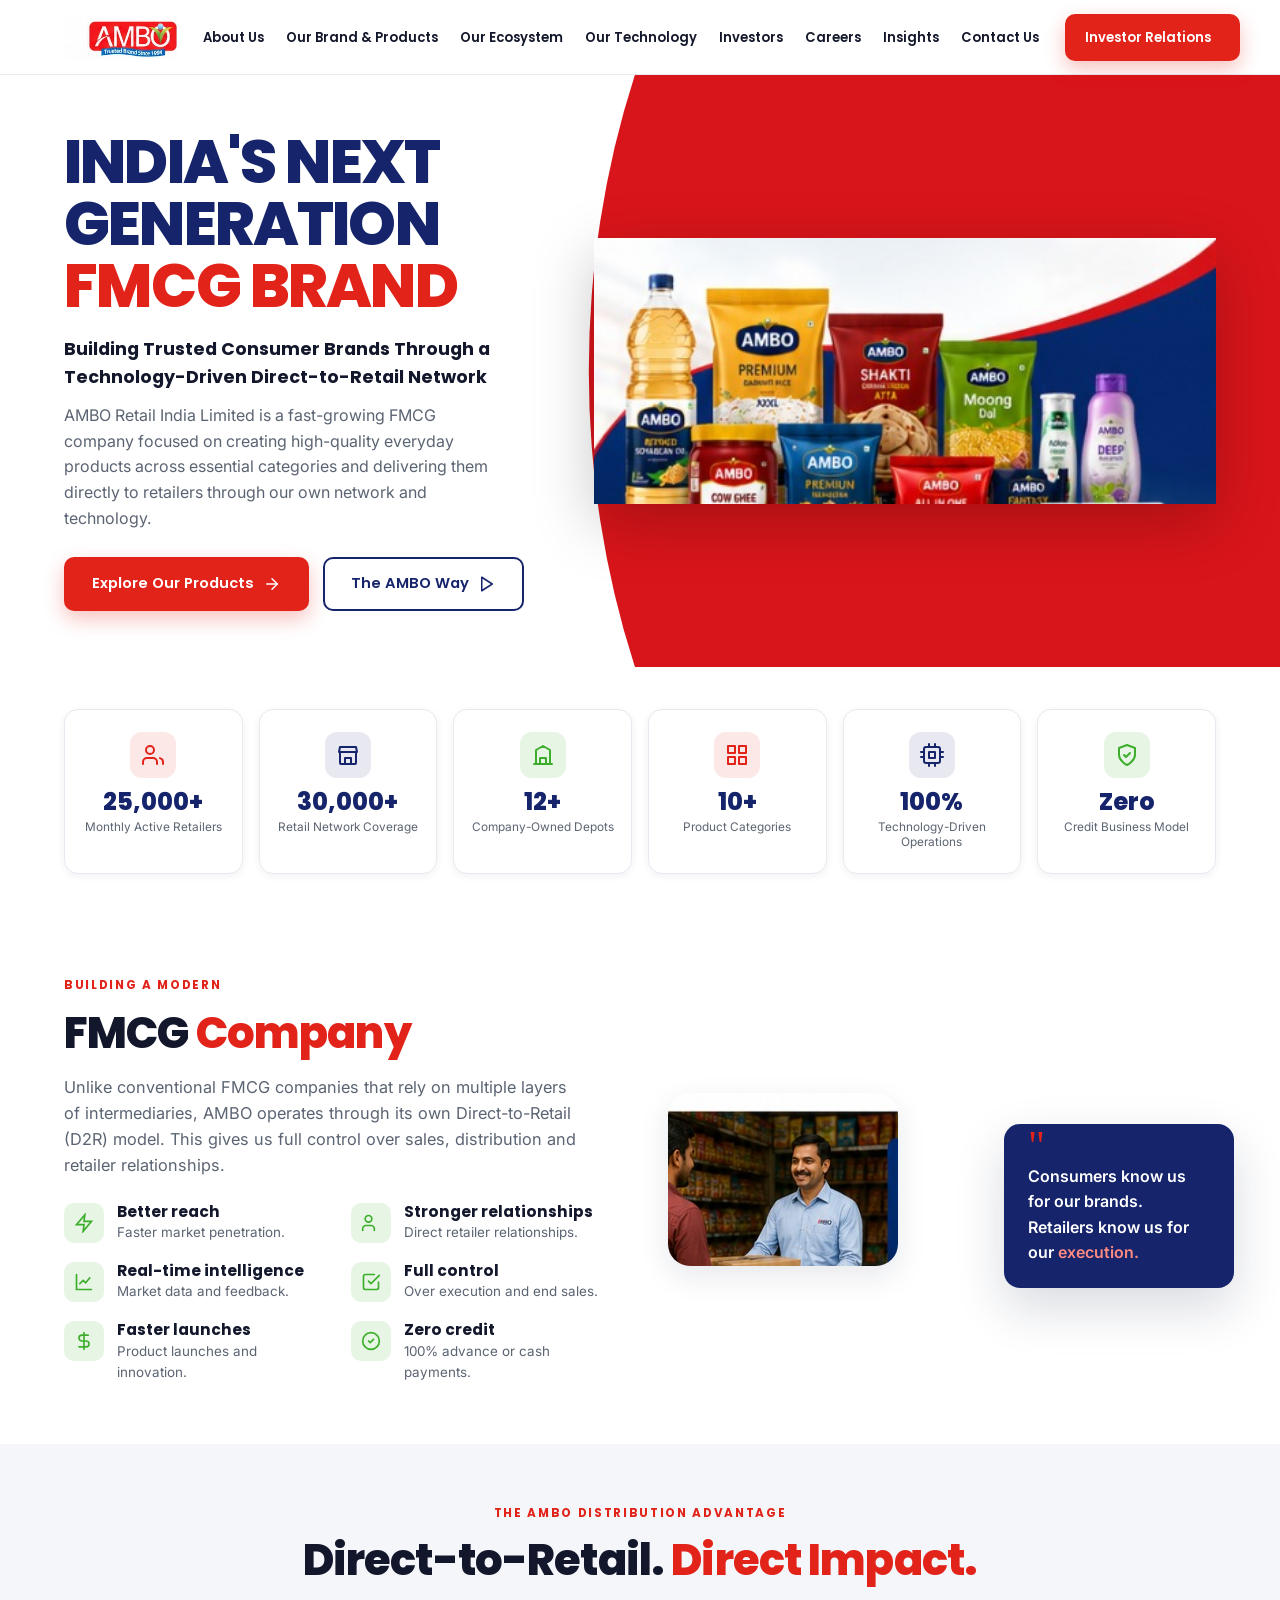
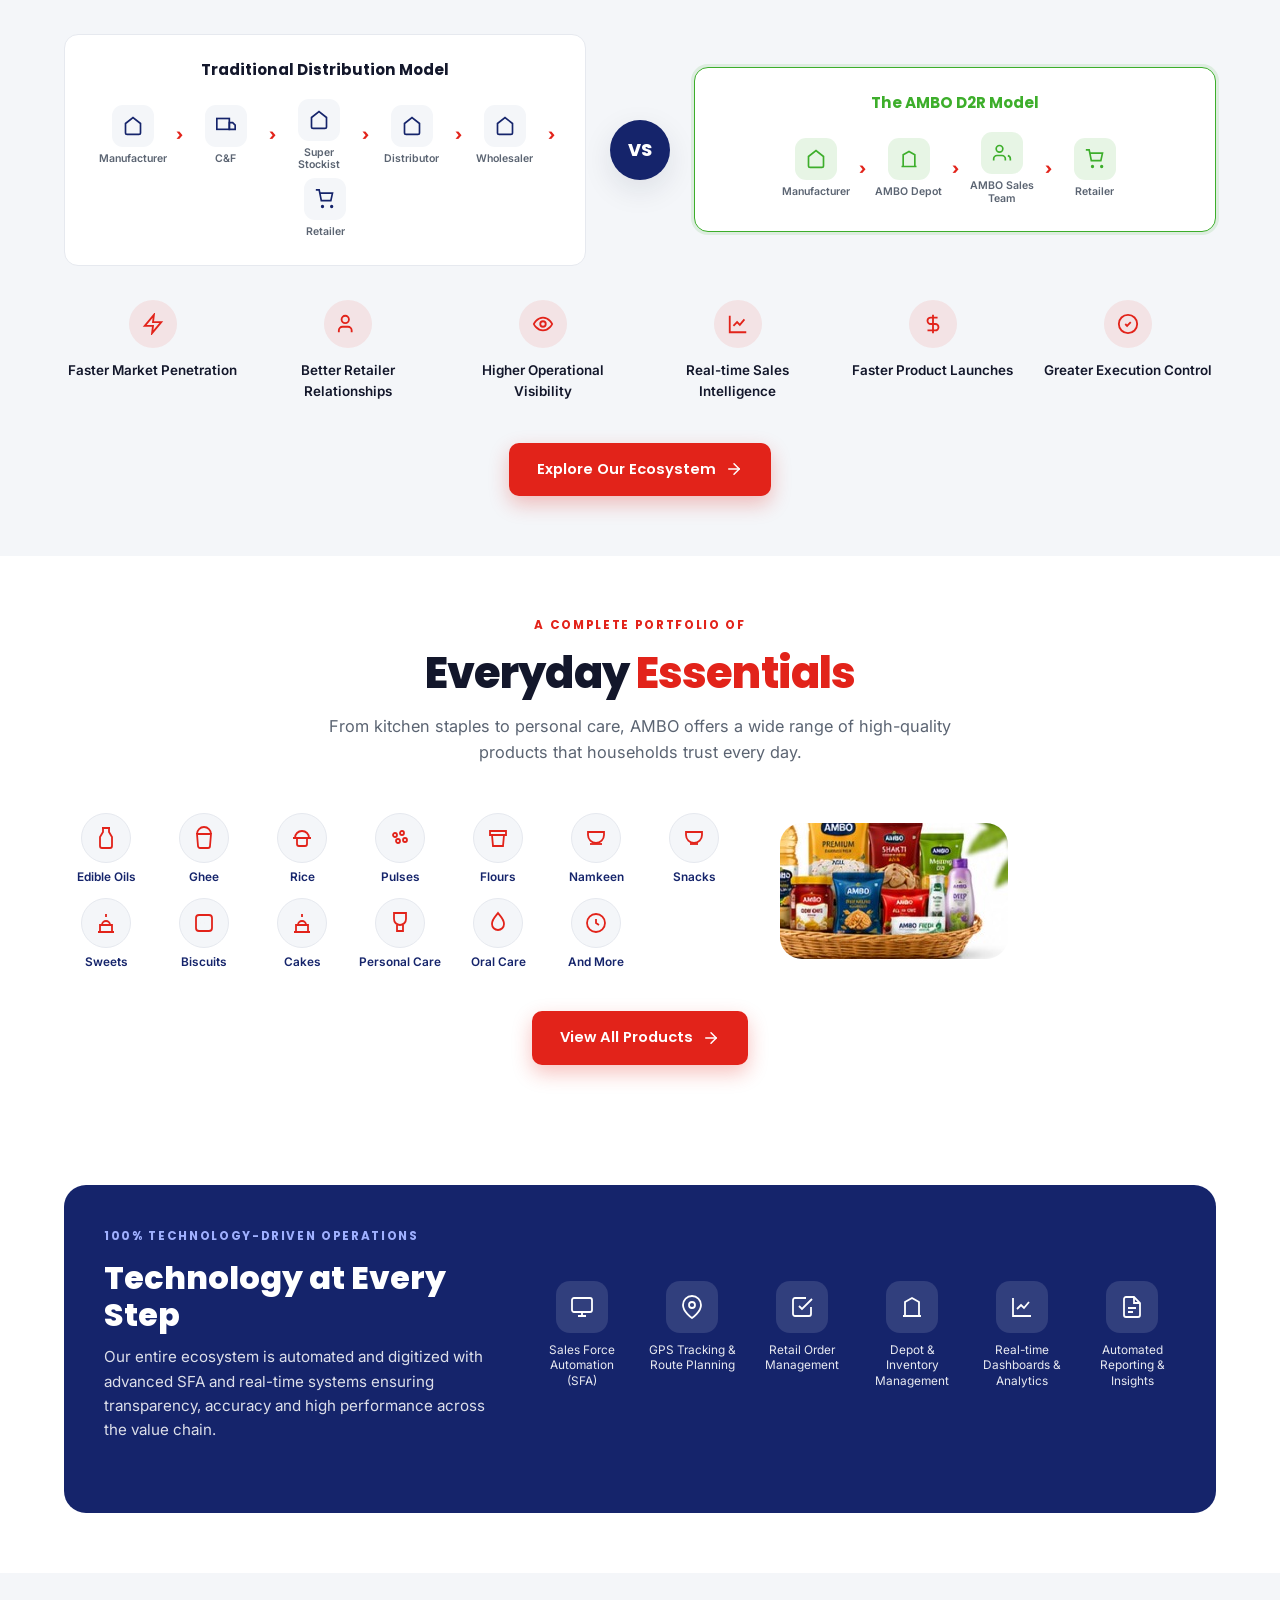
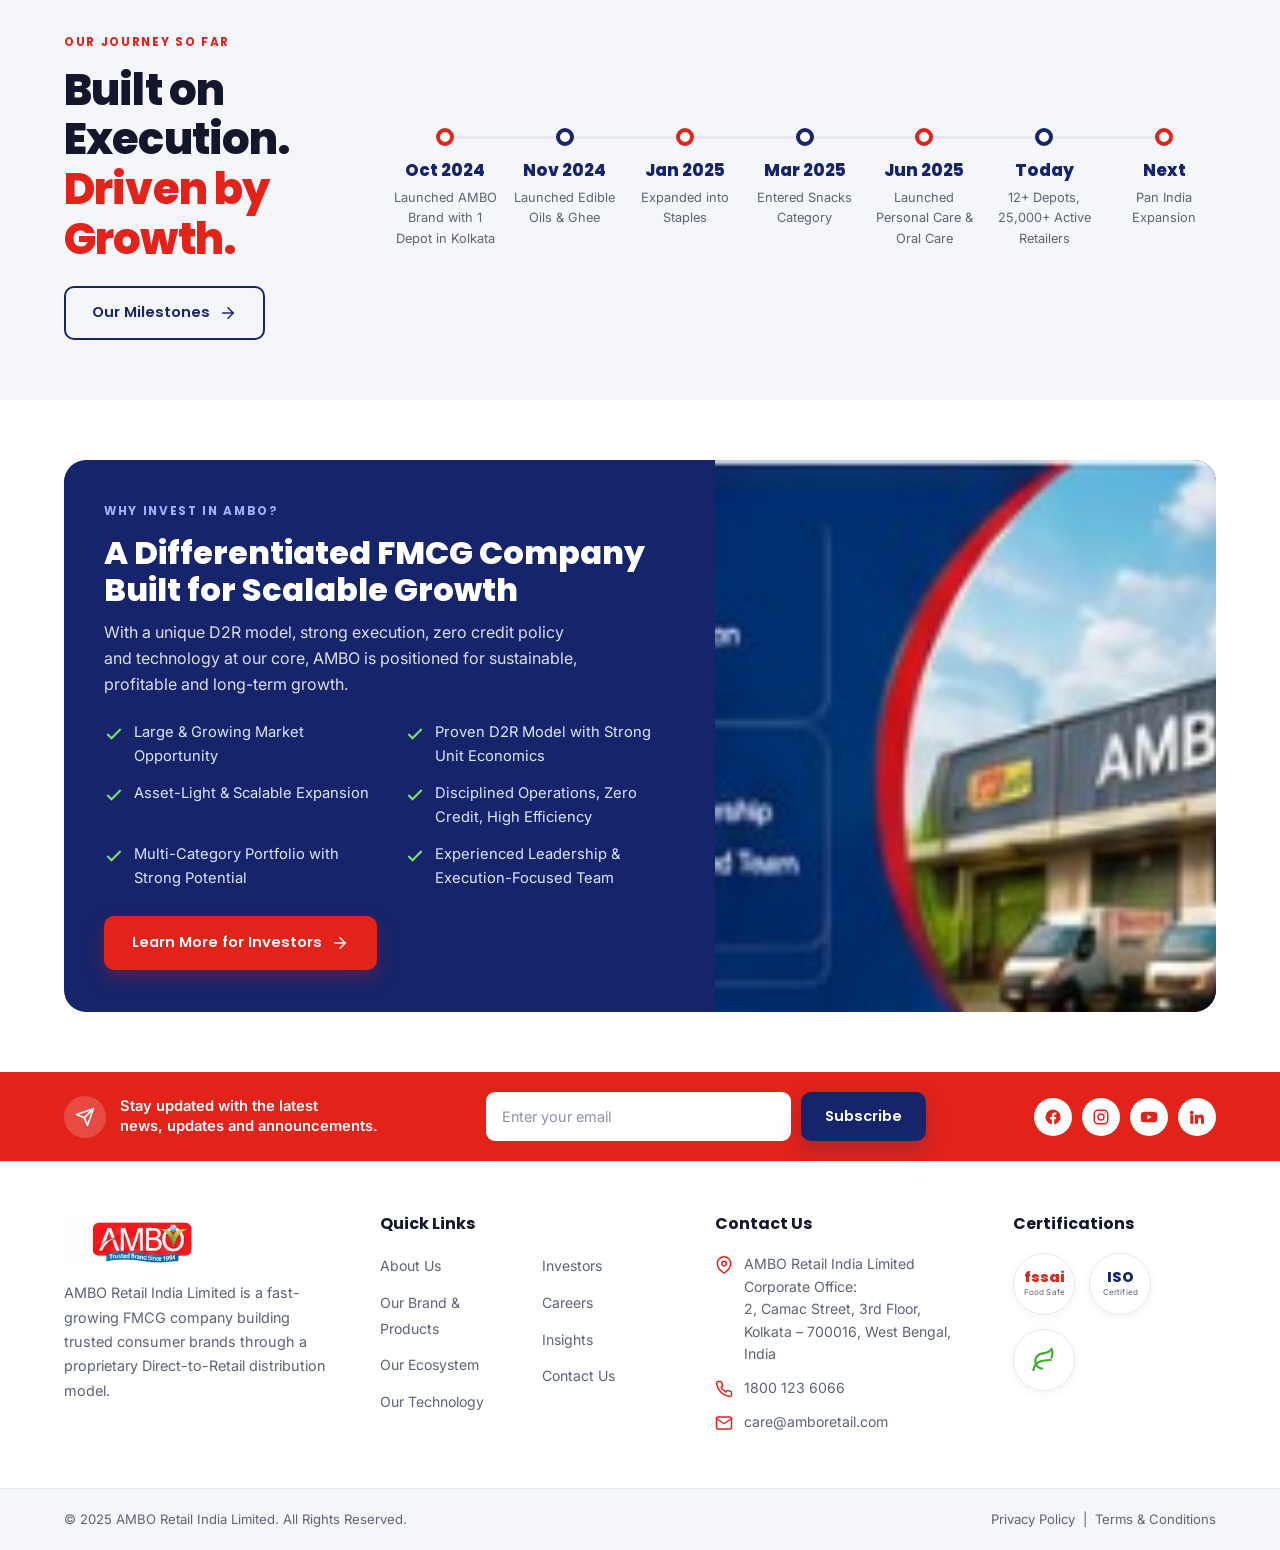
<file: index.html>
<!DOCTYPE html>
<html lang="en">
<head>
  <meta charset="UTF-8">
  <meta name="viewport" content="width=device-width, initial-scale=1.0">
  <title>AMBO Retail India — India's Next Generation FMCG Brand</title>
  <meta name="description" content="AMBO Retail India Limited is a fast-growing FMCG company building trusted consumer brands through a technology-driven Direct-to-Retail network.">
  <link rel="icon" type="image/png" href="img/logo/favicon.png">
  <link rel="preconnect" href="https://fonts.googleapis.com">
  <link rel="preconnect" href="https://fonts.gstatic.com" crossorigin>
  <link href="https://fonts.googleapis.com/css2?family=Poppins:wght@500;600;700;800&family=Inter:wght@400;500;600;700&display=swap" rel="stylesheet">
  <link rel="stylesheet" href="css/style.css">
</head>
<body>
  <div id="site-header" data-active="home"></div>

  <!-- ============ HERO ============ -->
  <section class="hero">
    <div class="hero-bg"></div>
    <div class="container">
      <div class="hero-grid">
        <div class="hero-copy reveal">
          <h1 class="h-stack">
            <span class="t-navy">INDIA'S NEXT</span>
            <span class="t-navy">GENERATION</span>
            <span class="t-red">FMCG BRAND</span>
          </h1>
          <p class="lead">Building Trusted Consumer Brands Through a Technology-Driven Direct-to-Retail Network</p>
          <p class="desc">AMBO Retail India Limited is a fast-growing FMCG company focused on creating high-quality everyday products across essential categories and delivering them directly to retailers through our own network and technology.</p>
          <div class="hero-cta">
            <a href="products.html" class="btn btn-red">Explore Our Products <svg class="arr" viewBox="0 0 24 24" width="18" height="18" fill="none" stroke="currentColor" stroke-width="2" stroke-linecap="round" stroke-linejoin="round"><line x1="5" y1="12" x2="19" y2="12"/><polyline points="12 5 19 12 12 19"/></svg></a>
            <a href="about.html" class="btn btn-outline">The AMBO Way <svg class="arr" viewBox="0 0 24 24" width="18" height="18" fill="none" stroke="currentColor" stroke-width="2" stroke-linecap="round" stroke-linejoin="round"><polygon points="5 3 19 12 5 21 5 3"/></svg></a>
          </div>
        </div>
        <div class="hero-visual reveal">
          <img src="img/extracted/index-platter.png" alt="AMBO product range — oils, ghee, atta, namkeen, personal care">
        </div>
      </div>
    </div>
  </section>

  <!-- ============ STAT CARDS ============ -->
  <section class="section section-sm">
    <div class="container">
      <div class="stat-cards reveal">
        <div class="scard"><div class="ic"><svg viewBox="0 0 24 24" fill="none" stroke="currentColor" stroke-width="2" stroke-linecap="round" stroke-linejoin="round"><path d="M16 21v-2a4 4 0 0 0-4-4H6a4 4 0 0 0-4 4v2"/><circle cx="9" cy="7" r="4"/><path d="M22 21v-2a4 4 0 0 0-3-3.87"/></svg></div><div class="num"><span data-count="25000" data-suffix="+">25,000+</span></div><div class="lbl">Monthly Active Retailers</div></div>
        <div class="scard"><div class="ic"><svg viewBox="0 0 24 24" fill="none" stroke="currentColor" stroke-width="2" stroke-linecap="round" stroke-linejoin="round"><path d="M3 9l1-5h16l1 5M4 9v11a1 1 0 0 0 1 1h14a1 1 0 0 0 1-1V9M4 9h16M9 21v-6h6v6"/></svg></div><div class="num"><span data-count="30000" data-suffix="+">30,000+</span></div><div class="lbl">Retail Network Coverage</div></div>
        <div class="scard"><div class="ic"><svg viewBox="0 0 24 24" fill="none" stroke="currentColor" stroke-width="2" stroke-linecap="round" stroke-linejoin="round"><path d="M3 21h18M5 21V7l7-4 7 4v14M9 21v-6h6v6"/></svg></div><div class="num"><span data-count="12" data-suffix="+">12+</span></div><div class="lbl">Company-Owned Depots</div></div>
        <div class="scard"><div class="ic"><svg viewBox="0 0 24 24" fill="none" stroke="currentColor" stroke-width="2" stroke-linecap="round" stroke-linejoin="round"><rect x="3" y="3" width="7" height="7"/><rect x="14" y="3" width="7" height="7"/><rect x="14" y="14" width="7" height="7"/><rect x="3" y="14" width="7" height="7"/></svg></div><div class="num"><span data-count="10" data-suffix="+">10+</span></div><div class="lbl">Product Categories</div></div>
        <div class="scard"><div class="ic"><svg viewBox="0 0 24 24" fill="none" stroke="currentColor" stroke-width="2" stroke-linecap="round" stroke-linejoin="round"><rect x="4" y="4" width="16" height="16" rx="2"/><rect x="9" y="9" width="6" height="6"/><path d="M9 1v3M15 1v3M9 20v3M15 20v3M20 9h3M20 14h3M1 9h3M1 14h3"/></svg></div><div class="num"><span data-count="100" data-suffix="%">100%</span></div><div class="lbl">Technology-Driven Operations</div></div>
        <div class="scard"><div class="ic"><svg viewBox="0 0 24 24" fill="none" stroke="currentColor" stroke-width="2" stroke-linecap="round" stroke-linejoin="round"><path d="M12 22s8-4 8-10V5l-8-3-8 3v7c0 6 8 10 8 10z"/><path d="M9 12l2 2 4-4"/></svg></div><div class="num">Zero</div><div class="lbl">Credit Business Model</div></div>
      </div>
    </div>
  </section>

  <!-- ============ MODERN FMCG ============ -->
  <section class="section">
    <div class="container">
      <div class="split">
        <div class="reveal">
          <div class="eyebrow">Building a Modern</div>
          <h2 class="section-title">FMCG <span class="red">Company</span></h2>
          <p class="section-sub" style="margin:16px 0 0;max-width:520px">Unlike conventional FMCG companies that rely on multiple layers of intermediaries, AMBO operates through its own Direct-to-Retail (D2R) model. This gives us full control over sales, distribution and retailer relationships.</p>
          <div class="mini-features">
            <div class="mini-feature"><span class="mi"><svg viewBox="0 0 24 24" fill="none" stroke="currentColor" stroke-width="2" stroke-linecap="round"><path d="M13 2L3 14h9l-1 8 10-12h-9z"/></svg></span><div><h5>Better reach</h5><p>Faster market penetration.</p></div></div>
            <div class="mini-feature"><span class="mi"><svg viewBox="0 0 24 24" fill="none" stroke="currentColor" stroke-width="2" stroke-linecap="round"><path d="M16 21v-2a4 4 0 0 0-4-4H6a4 4 0 0 0-4 4v2"/><circle cx="9" cy="7" r="4"/></svg></span><div><h5>Stronger relationships</h5><p>Direct retailer relationships.</p></div></div>
            <div class="mini-feature"><span class="mi"><svg viewBox="0 0 24 24" fill="none" stroke="currentColor" stroke-width="2" stroke-linecap="round"><path d="M3 3v18h18"/><path d="M7 14l4-4 3 3 5-6"/></svg></span><div><h5>Real-time intelligence</h5><p>Market data and feedback.</p></div></div>
            <div class="mini-feature"><span class="mi"><svg viewBox="0 0 24 24" fill="none" stroke="currentColor" stroke-width="2" stroke-linecap="round"><path d="M9 11l3 3L22 4"/><path d="M21 12v7a2 2 0 0 1-2 2H5a2 2 0 0 1-2-2V5a2 2 0 0 1 2-2h11"/></svg></span><div><h5>Full control</h5><p>Over execution and end sales.</p></div></div>
            <div class="mini-feature"><span class="mi"><svg viewBox="0 0 24 24" fill="none" stroke="currentColor" stroke-width="2" stroke-linecap="round"><path d="M12 2v20M17 5H9.5a3.5 3.5 0 0 0 0 7h5a3.5 3.5 0 0 1 0 7H6"/></svg></span><div><h5>Faster launches</h5><p>Product launches and innovation.</p></div></div>
            <div class="mini-feature"><span class="mi"><svg viewBox="0 0 24 24" fill="none" stroke="currentColor" stroke-width="2" stroke-linecap="round"><circle cx="12" cy="12" r="10"/><path d="M9 12l2 2 4-4"/></svg></span><div><h5>Zero credit</h5><p>100% advance or cash payments.</p></div></div>
          </div>
        </div>
        <div class="media reveal">
          <img src="img/photos/fmcg-company.png" alt="AMBO field team meeting a retailer">
          <div class="quote">
            <span class="qm">"</span>
            <p>Consumers know us for our brands. Retailers know us for our <span class="accent">execution.</span></p>
          </div>
        </div>
      </div>
    </div>
  </section>

  <!-- ============ D2R ADVANTAGE ============ -->
  <section class="section bg-soft">
    <div class="container">
      <div class="section-head text-center reveal">
        <div class="eyebrow">The AMBO Distribution Advantage</div>
        <h2 class="section-title">Direct-to-Retail. <span class="red">Direct Impact.</span></h2>
      </div>
      <div class="d2r reveal">
        <div class="flow-box">
          <h4>Traditional Distribution Model</h4>
          <div class="flow">
            <div class="node"><span class="nc"><svg viewBox="0 0 24 24" fill="none" stroke="currentColor" stroke-width="2"><path d="M3 9l9-7 9 7v11a2 2 0 0 1-2 2H5a2 2 0 0 1-2-2z"/></svg></span><small>Manufacturer</small></div>
            <span class="sep">›</span>
            <div class="node"><span class="nc"><svg viewBox="0 0 24 24" fill="none" stroke="currentColor" stroke-width="2"><rect x="1" y="3" width="15" height="13"/><path d="M16 8h4l3 3v5h-7z"/></svg></span><small>C&amp;F</small></div>
            <span class="sep">›</span>
            <div class="node"><span class="nc"><svg viewBox="0 0 24 24" fill="none" stroke="currentColor" stroke-width="2"><path d="M3 9l9-7 9 7v11a2 2 0 0 1-2 2H5a2 2 0 0 1-2-2z"/></svg></span><small>Super Stockist</small></div>
            <span class="sep">›</span>
            <div class="node"><span class="nc"><svg viewBox="0 0 24 24" fill="none" stroke="currentColor" stroke-width="2"><path d="M3 9l9-7 9 7v11a2 2 0 0 1-2 2H5a2 2 0 0 1-2-2z"/></svg></span><small>Distributor</small></div>
            <span class="sep">›</span>
            <div class="node"><span class="nc"><svg viewBox="0 0 24 24" fill="none" stroke="currentColor" stroke-width="2"><path d="M3 9l9-7 9 7v11a2 2 0 0 1-2 2H5a2 2 0 0 1-2-2z"/></svg></span><small>Wholesaler</small></div>
            <span class="sep">›</span>
            <div class="node"><span class="nc"><svg viewBox="0 0 24 24" fill="none" stroke="currentColor" stroke-width="2"><circle cx="9" cy="21" r="1"/><circle cx="20" cy="21" r="1"/><path d="M1 1h4l2.6 13H19l2-9H6"/></svg></span><small>Retailer</small></div>
          </div>
        </div>
        <div class="vs">VS</div>
        <div class="flow-box win">
          <h4>The AMBO D2R Model</h4>
          <div class="flow win">
            <div class="node"><span class="nc"><svg viewBox="0 0 24 24" fill="none" stroke="currentColor" stroke-width="2"><path d="M3 9l9-7 9 7v11a2 2 0 0 1-2 2H5a2 2 0 0 1-2-2z"/></svg></span><small>Manufacturer</small></div>
            <span class="sep">›</span>
            <div class="node"><span class="nc"><svg viewBox="0 0 24 24" fill="none" stroke="currentColor" stroke-width="2"><path d="M3 21h18M5 21V7l7-4 7 4v14"/></svg></span><small>AMBO Depot</small></div>
            <span class="sep">›</span>
            <div class="node"><span class="nc"><svg viewBox="0 0 24 24" fill="none" stroke="currentColor" stroke-width="2"><path d="M16 21v-2a4 4 0 0 0-4-4H6a4 4 0 0 0-4 4v2"/><circle cx="9" cy="7" r="4"/><path d="M22 21v-2a4 4 0 0 0-3-3.87"/></svg></span><small>AMBO Sales Team</small></div>
            <span class="sep">›</span>
            <div class="node"><span class="nc"><svg viewBox="0 0 24 24" fill="none" stroke="currentColor" stroke-width="2"><circle cx="9" cy="21" r="1"/><circle cx="20" cy="21" r="1"/><path d="M1 1h4l2.6 13H19l2-9H6"/></svg></span><small>Retailer</small></div>
          </div>
        </div>
      </div>
      <div class="d2r-benefits reveal" style="grid-template-columns:repeat(6,1fr)">
        <div class="d2r-benefit"><span class="bi"><svg viewBox="0 0 24 24" fill="none" stroke="currentColor" stroke-width="2"><path d="M13 2L3 14h9l-1 8 10-12h-9z"/></svg></span><p>Faster Market Penetration</p></div>
        <div class="d2r-benefit"><span class="bi"><svg viewBox="0 0 24 24" fill="none" stroke="currentColor" stroke-width="2"><path d="M16 21v-2a4 4 0 0 0-4-4H6a4 4 0 0 0-4 4v2"/><circle cx="9" cy="7" r="4"/></svg></span><p>Better Retailer Relationships</p></div>
        <div class="d2r-benefit"><span class="bi"><svg viewBox="0 0 24 24" fill="none" stroke="currentColor" stroke-width="2"><circle cx="12" cy="12" r="3"/><path d="M2 12s3-7 10-7 10 7 10 7-3 7-10 7-10-7-10-7z"/></svg></span><p>Higher Operational Visibility</p></div>
        <div class="d2r-benefit"><span class="bi"><svg viewBox="0 0 24 24" fill="none" stroke="currentColor" stroke-width="2"><path d="M3 3v18h18"/><path d="M7 14l4-4 3 3 5-6"/></svg></span><p>Real-time Sales Intelligence</p></div>
        <div class="d2r-benefit"><span class="bi"><svg viewBox="0 0 24 24" fill="none" stroke="currentColor" stroke-width="2"><path d="M12 2v20M17 5H9.5a3.5 3.5 0 0 0 0 7h5a3.5 3.5 0 0 1 0 7H6"/></svg></span><p>Faster Product Launches</p></div>
        <div class="d2r-benefit"><span class="bi"><svg viewBox="0 0 24 24" fill="none" stroke="currentColor" stroke-width="2"><circle cx="12" cy="12" r="10"/><path d="M9 12l2 2 4-4"/></svg></span><p>Greater Execution Control</p></div>
      </div>
      <div class="text-center" style="margin-top:40px">
        <a href="ecosystem.html" class="btn btn-red">Explore Our Ecosystem <svg class="arr" viewBox="0 0 24 24" width="18" height="18" fill="none" stroke="currentColor" stroke-width="2" stroke-linecap="round" stroke-linejoin="round"><line x1="5" y1="12" x2="19" y2="12"/><polyline points="12 5 19 12 12 19"/></svg></a>
      </div>
    </div>
  </section>

  <!-- ============ PORTFOLIO ============ -->
  <section class="section" id="products">
    <div class="container">
      <div class="section-head text-center reveal">
        <div class="eyebrow">A Complete Portfolio of</div>
        <h2 class="section-title">Everyday <span class="red">Essentials</span></h2>
        <p class="section-sub">From kitchen staples to personal care, AMBO offers a wide range of high-quality products that households trust every day.</p>
      </div>
      <div class="portfolio-split reveal">
        <div class="icon-cats">
          <div class="icat"><span class="ic"><svg viewBox="0 0 24 24" fill="none" stroke="currentColor" stroke-width="1.8"><path d="M8 2h8M9 2v4l-3 5v9a2 2 0 0 0 2 2h8a2 2 0 0 0 2-2v-9l-3-5V2"/></svg></span><small>Edible Oils</small></div>
          <div class="icat"><span class="ic"><svg viewBox="0 0 24 24" fill="none" stroke="currentColor" stroke-width="1.8"><path d="M5 8h14l-1 12a2 2 0 0 1-2 2H8a2 2 0 0 1-2-2z"/><path d="M5 8a7 7 0 0 1 14 0"/></svg></span><small>Ghee</small></div>
          <div class="icat"><span class="ic"><svg viewBox="0 0 24 24" fill="none" stroke="currentColor" stroke-width="1.8"><path d="M3 12h18M5 12c0-4 3-7 7-7s7 3 7 7"/><path d="M7 12v6a2 2 0 0 0 2 2h6a2 2 0 0 0 2-2v-6"/></svg></span><small>Rice</small></div>
          <div class="icat"><span class="ic"><svg viewBox="0 0 24 24" fill="none" stroke="currentColor" stroke-width="1.8"><circle cx="7" cy="9" r="2"/><circle cx="14" cy="7" r="2"/><circle cx="17" cy="14" r="2"/><circle cx="10" cy="15" r="2"/></svg></span><small>Pulses</small></div>
          <div class="icat"><span class="ic"><svg viewBox="0 0 24 24" fill="none" stroke="currentColor" stroke-width="1.8"><path d="M4 5h16v4H4zM6 9l1 11h10l1-11"/></svg></span><small>Flours</small></div>
          <div class="icat"><span class="ic"><svg viewBox="0 0 24 24" fill="none" stroke="currentColor" stroke-width="1.8"><path d="M4 6h16v3a8 8 0 0 1-16 0z"/><path d="M6 18h12"/></svg></span><small>Namkeen</small></div>
          <div class="icat"><span class="ic"><svg viewBox="0 0 24 24" fill="none" stroke="currentColor" stroke-width="1.8"><path d="M4 6h16v3a8 8 0 0 1-16 0z"/><path d="M8 18h8"/></svg></span><small>Snacks</small></div>
          <div class="icat"><span class="ic"><svg viewBox="0 0 24 24" fill="none" stroke="currentColor" stroke-width="1.8"><path d="M4 21h16M6 21v-7h12v7M8 14a4 4 0 0 1 8 0M12 3v3"/></svg></span><small>Sweets</small></div>
          <div class="icat"><span class="ic"><svg viewBox="0 0 24 24" fill="none" stroke="currentColor" stroke-width="1.8"><rect x="4" y="4" width="16" height="16" rx="3"/><path d="M8 8h.01M12 8h.01M16 8h.01M8 12h.01M12 12h.01"/></svg></span><small>Biscuits</small></div>
          <div class="icat"><span class="ic"><svg viewBox="0 0 24 24" fill="none" stroke="currentColor" stroke-width="1.8"><path d="M4 21h16M6 21v-7h12v7M8 14a4 4 0 0 1 8 0M12 3v3"/></svg></span><small>Cakes</small></div>
          <div class="icat"><span class="ic"><svg viewBox="0 0 24 24" fill="none" stroke="currentColor" stroke-width="1.8"><path d="M6 2h12v6a6 6 0 0 1-12 0z"/><path d="M9 14v6h6v-6"/></svg></span><small>Personal Care</small></div>
          <div class="icat"><span class="ic"><svg viewBox="0 0 24 24" fill="none" stroke="currentColor" stroke-width="1.8"><path d="M12 2c-3 4-6 6-6 11a6 6 0 0 0 12 0c0-5-3-7-6-11z"/></svg></span><small>Oral Care</small></div>
          <div class="icat"><span class="ic"><svg viewBox="0 0 24 24" fill="none" stroke="currentColor" stroke-width="1.8"><circle cx="12" cy="12" r="9"/><path d="M12 8v4l3 2"/></svg></span><small>And More</small></div>
        </div>
        <div class="pf-img"><img src="img/extracted/index-basket.png" alt="Basket of AMBO everyday essential products"></div>
      </div>
      <div class="text-center" style="margin-top:42px">
        <a href="products.html" class="btn btn-red">View All Products <svg class="arr" viewBox="0 0 24 24" width="18" height="18" fill="none" stroke="currentColor" stroke-width="2" stroke-linecap="round" stroke-linejoin="round"><line x1="5" y1="12" x2="19" y2="12"/><polyline points="12 5 19 12 12 19"/></svg></a>
      </div>
    </div>
  </section>

  <!-- ============ TECHNOLOGY AT EVERY STEP ============ -->
  <section class="section">
    <div class="container">
      <div class="dark-band reveal">
        <div class="band-grid" style="margin-bottom:28px">
          <div>
            <div class="eyebrow" style="color:#9fb0ff">100% Technology-Driven Operations</div>
            <h2>Technology at Every Step</h2>
            <p>Our entire ecosystem is automated and digitized with advanced SFA and real-time systems ensuring transparency, accuracy and high performance across the value chain.</p>
          </div>
          <div class="icon-row six">
            <div class="iitem"><span class="ic"><svg viewBox="0 0 24 24" fill="none" stroke="currentColor" stroke-width="1.8"><rect x="2" y="3" width="20" height="14" rx="2"/><path d="M8 21h8M12 17v4"/></svg></span><small>Sales Force Automation (SFA)</small></div>
            <div class="iitem"><span class="ic"><svg viewBox="0 0 24 24" fill="none" stroke="currentColor" stroke-width="1.8"><path d="M21 10c0 7-9 13-9 13s-9-6-9-13a9 9 0 0 1 18 0z"/><circle cx="12" cy="10" r="3"/></svg></span><small>GPS Tracking &amp; Route Planning</small></div>
            <div class="iitem"><span class="ic"><svg viewBox="0 0 24 24" fill="none" stroke="currentColor" stroke-width="1.8"><path d="M9 11l3 3L22 4"/><path d="M21 12v7a2 2 0 0 1-2 2H5a2 2 0 0 1-2-2V5a2 2 0 0 1 2-2h11"/></svg></span><small>Retail Order Management</small></div>
            <div class="iitem"><span class="ic"><svg viewBox="0 0 24 24" fill="none" stroke="currentColor" stroke-width="1.8"><path d="M3 21h18M5 21V7l7-4 7 4v14"/></svg></span><small>Depot &amp; Inventory Management</small></div>
            <div class="iitem"><span class="ic"><svg viewBox="0 0 24 24" fill="none" stroke="currentColor" stroke-width="1.8"><path d="M3 3v18h18"/><path d="M7 14l4-4 3 3 5-6"/></svg></span><small>Real-time Dashboards &amp; Analytics</small></div>
            <div class="iitem"><span class="ic"><svg viewBox="0 0 24 24" fill="none" stroke="currentColor" stroke-width="1.8"><path d="M14 2H6a2 2 0 0 0-2 2v16a2 2 0 0 0 2 2h12a2 2 0 0 0 2-2V8z"/><path d="M14 2v6h6M8 13h8M8 17h5"/></svg></span><small>Automated Reporting &amp; Insights</small></div>
          </div>
        </div>
      </div>
    </div>
  </section>

  <!-- ============ JOURNEY / TIMELINE ============ -->
  <section class="section bg-soft">
    <div class="container">
      <div class="journey-grid reveal">
        <div>
          <div class="eyebrow">Our Journey So Far</div>
          <h2 class="section-title">Built on Execution.<br><span class="red">Driven by Growth.</span></h2>
          <a href="about.html" class="btn btn-outline" style="margin-top:22px">Our Milestones <svg class="arr" viewBox="0 0 24 24" width="18" height="18" fill="none" stroke="currentColor" stroke-width="2" stroke-linecap="round" stroke-linejoin="round"><line x1="5" y1="12" x2="19" y2="12"/><polyline points="12 5 19 12 12 19"/></svg></a>
        </div>
        <div class="timeline">
          <div class="tl-item"><span class="dot"></span><div class="yr">Oct 2024</div><p>Launched AMBO Brand with 1 Depot in Kolkata</p></div>
          <div class="tl-item"><span class="dot"></span><div class="yr">Nov 2024</div><p>Launched Edible Oils &amp; Ghee</p></div>
          <div class="tl-item"><span class="dot"></span><div class="yr">Jan 2025</div><p>Expanded into Staples</p></div>
          <div class="tl-item"><span class="dot"></span><div class="yr">Mar 2025</div><p>Entered Snacks Category</p></div>
          <div class="tl-item"><span class="dot"></span><div class="yr">Jun 2025</div><p>Launched Personal Care &amp; Oral Care</p></div>
          <div class="tl-item"><span class="dot"></span><div class="yr">Today</div><p>12+ Depots, 25,000+ Active Retailers</p></div>
          <div class="tl-item"><span class="dot"></span><div class="yr">Next</div><p>Pan India Expansion</p></div>
        </div>
      </div>
    </div>
  </section>

  <!-- ============ WHY INVEST IN AMBO ============ -->
  <section class="section">
    <div class="container">
      <div class="dark-band reveal" style="display:grid;grid-template-columns:1.3fr 1fr;gap:0;overflow:hidden;padding:0">
        <div style="padding:42px 40px">
          <div class="eyebrow" style="color:#9fb0ff">Why Invest in AMBO?</div>
          <h2 style="color:#fff;font-size:clamp(1.5rem,2.6vw,2rem);font-weight:800">A Differentiated FMCG Company Built for Scalable Growth</h2>
          <p style="opacity:.85;margin-top:12px;max-width:480px">With a unique D2R model, strong execution, zero credit policy and technology at our core, AMBO is positioned for sustainable, profitable and long-term growth.</p>
          <div class="value-list" style="margin-top:24px;color:#fff">
            <li style="color:#dfe5ff"><svg viewBox="0 0 24 24" fill="none" stroke="#7fe06b" stroke-width="2.5"><polyline points="20 6 9 17 4 12"/></svg> Large &amp; Growing Market Opportunity</li>
            <li style="color:#dfe5ff"><svg viewBox="0 0 24 24" fill="none" stroke="#7fe06b" stroke-width="2.5"><polyline points="20 6 9 17 4 12"/></svg> Proven D2R Model with Strong Unit Economics</li>
            <li style="color:#dfe5ff"><svg viewBox="0 0 24 24" fill="none" stroke="#7fe06b" stroke-width="2.5"><polyline points="20 6 9 17 4 12"/></svg> Asset-Light &amp; Scalable Expansion</li>
            <li style="color:#dfe5ff"><svg viewBox="0 0 24 24" fill="none" stroke="#7fe06b" stroke-width="2.5"><polyline points="20 6 9 17 4 12"/></svg> Disciplined Operations, Zero Credit, High Efficiency</li>
            <li style="color:#dfe5ff"><svg viewBox="0 0 24 24" fill="none" stroke="#7fe06b" stroke-width="2.5"><polyline points="20 6 9 17 4 12"/></svg> Multi-Category Portfolio with Strong Potential</li>
            <li style="color:#dfe5ff"><svg viewBox="0 0 24 24" fill="none" stroke="#7fe06b" stroke-width="2.5"><polyline points="20 6 9 17 4 12"/></svg> Experienced Leadership &amp; Execution-Focused Team</li>
          </div>
          <a href="investors.html" class="btn btn-red" style="margin-top:26px">Learn More for Investors <svg class="arr" viewBox="0 0 24 24" width="18" height="18" fill="none" stroke="currentColor" stroke-width="2" stroke-linecap="round" stroke-linejoin="round"><line x1="5" y1="12" x2="19" y2="12"/><polyline points="12 5 19 12 12 19"/></svg></a>
        </div>
        <div style="position:relative;min-height:280px"><img src="img/extracted/index-warehouse.png" alt="AMBO depot and distribution fleet" style="position:absolute;inset:0;width:100%;height:100%;object-fit:cover"></div>
      </div>
    </div>
  </section>

  <div id="site-footer"></div>
  <script src="js/main.js"></script>
</body>
</html>
</file>
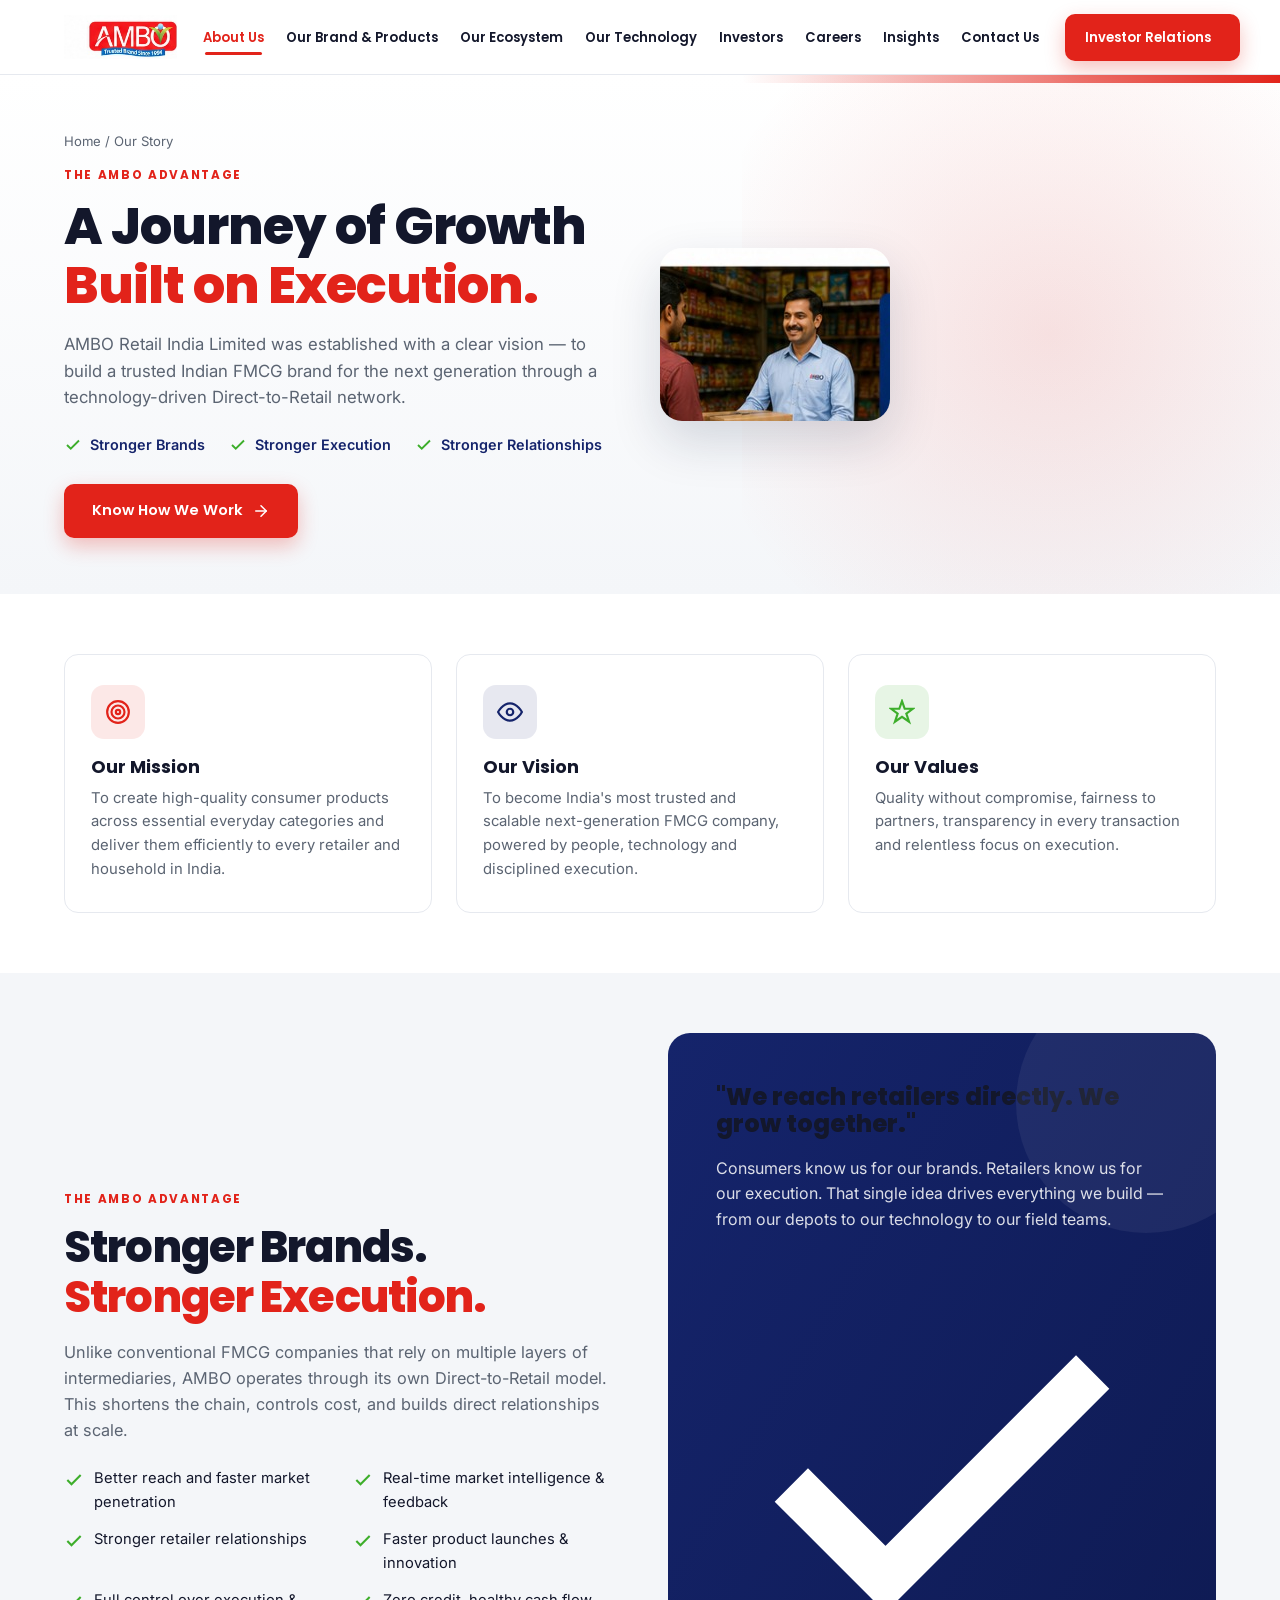
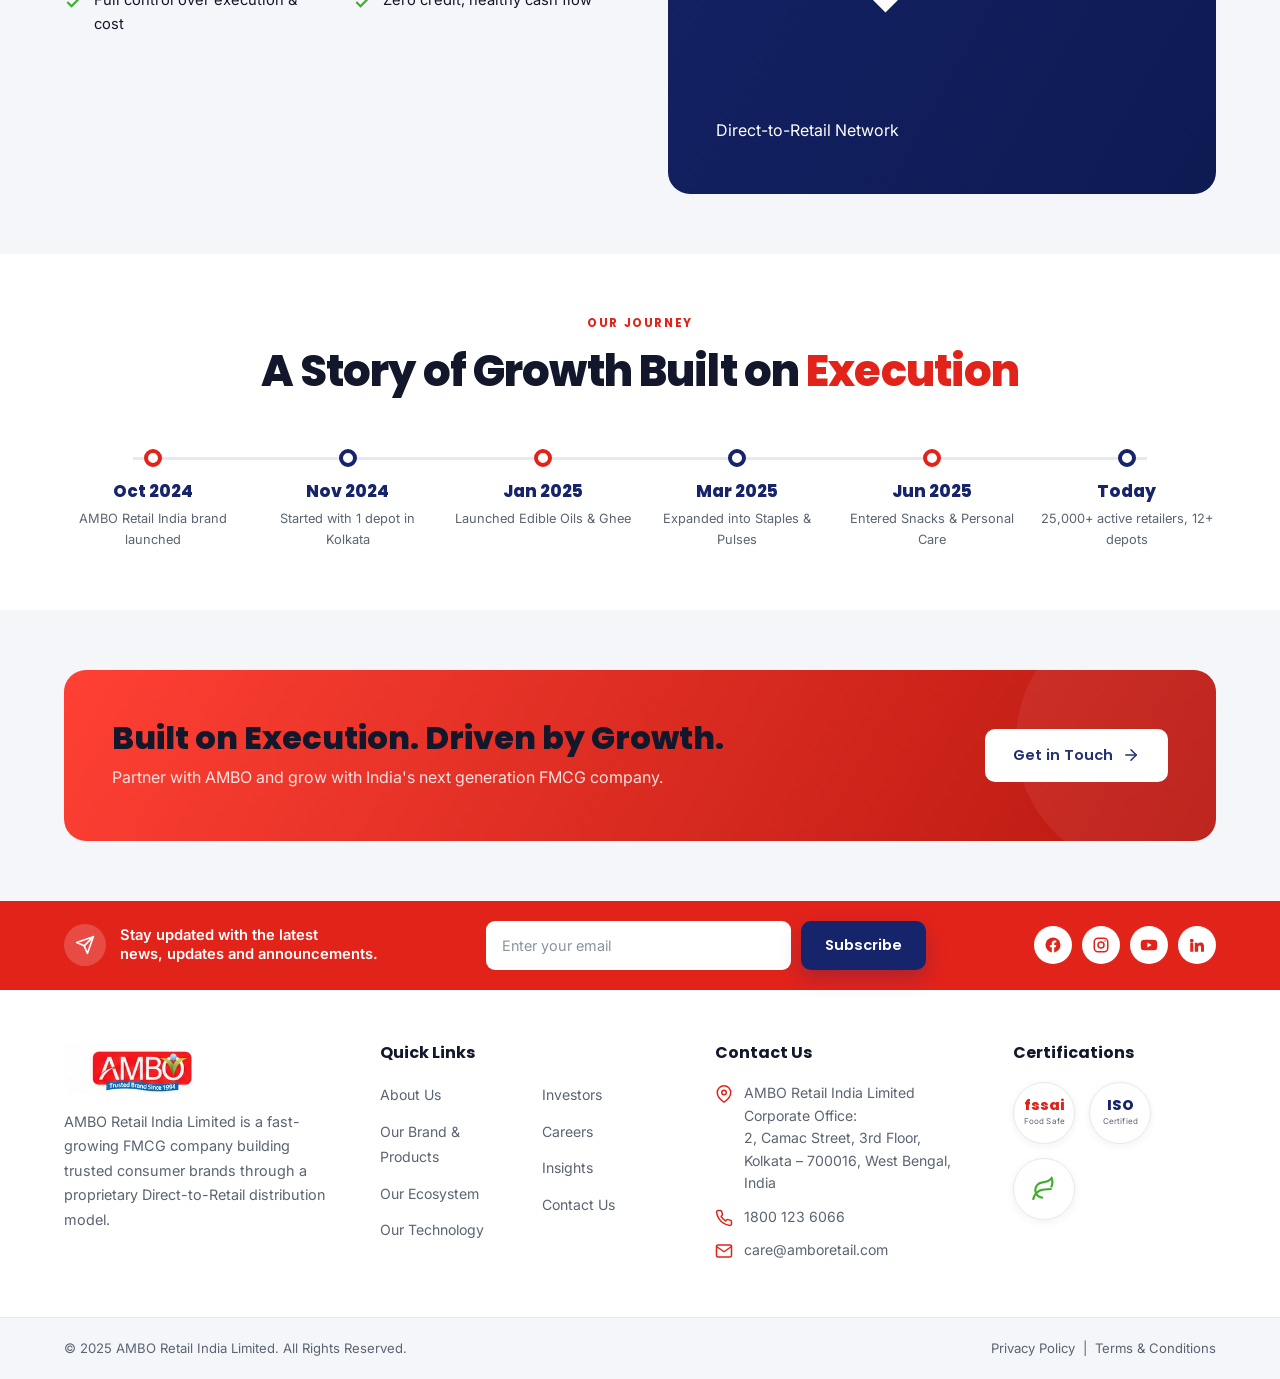
<file: about.html>
<!DOCTYPE html>
<html lang="en">
<head>
  <meta charset="UTF-8">
  <meta name="viewport" content="width=device-width, initial-scale=1.0">
  <title>Our Story — AMBO Retail India</title>
  <meta name="description" content="The story of AMBO Retail India — building a modern, technology-driven FMCG company through a Direct-to-Retail model.">
  <link rel="icon" type="image/png" href="img/logo/favicon.png">
  <link rel="preconnect" href="https://fonts.googleapis.com">
  <link rel="preconnect" href="https://fonts.gstatic.com" crossorigin>
  <link href="https://fonts.googleapis.com/css2?family=Poppins:wght@500;600;700;800&family=Inter:wght@400;500;600;700&display=swap" rel="stylesheet">
  <link rel="stylesheet" href="css/style.css">
</head>
<body>
  <div id="site-header" data-active="about"></div>

  <section class="page-hero">
    <div class="container">
      <div class="page-hero-grid">
        <div class="reveal">
          <div class="crumb"><a href="index.html">Home</a> / Our Story</div>
          <div class="eyebrow">The AMBO Advantage</div>
          <h1>A Journey of Growth <span class="red">Built on Execution.</span></h1>
          <p>AMBO Retail India Limited was established with a clear vision — to build a trusted Indian FMCG brand for the next generation through a technology-driven Direct-to-Retail network.</p>
          <div class="checks">
            <span><svg viewBox="0 0 24 24" fill="none" stroke="currentColor" stroke-width="2.5"><polyline points="20 6 9 17 4 12"/></svg> Stronger Brands</span>
            <span><svg viewBox="0 0 24 24" fill="none" stroke="currentColor" stroke-width="2.5"><polyline points="20 6 9 17 4 12"/></svg> Stronger Execution</span>
            <span><svg viewBox="0 0 24 24" fill="none" stroke="currentColor" stroke-width="2.5"><polyline points="20 6 9 17 4 12"/></svg> Stronger Relationships</span>
          </div>
          <a href="ecosystem.html" class="btn btn-red" style="margin-top:28px">Know How We Work <svg class="arr" viewBox="0 0 24 24" width="18" height="18" fill="none" stroke="currentColor" stroke-width="2" stroke-linecap="round" stroke-linejoin="round"><line x1="5" y1="12" x2="19" y2="12"/><polyline points="12 5 19 12 12 19"/></svg></a>
        </div>
        <div class="reveal"><img src="img/photos/fmcg-company.png" alt="AMBO team executing in the field"></div>
      </div>
    </div>
  </section>

  <!-- MISSION / VISION -->
  <section class="section">
    <div class="container">
      <div class="feature-grid reveal">
        <div class="card"><div class="ic"><svg viewBox="0 0 24 24" fill="none" stroke="currentColor" stroke-width="2"><circle cx="12" cy="12" r="10"/><circle cx="12" cy="12" r="6"/><circle cx="12" cy="12" r="2"/></svg></div><h3>Our Mission</h3><p>To create high-quality consumer products across essential everyday categories and deliver them efficiently to every retailer and household in India.</p></div>
        <div class="card navy-ic"><div class="ic"><svg viewBox="0 0 24 24" fill="none" stroke="currentColor" stroke-width="2"><path d="M1 12s4-8 11-8 11 8 11 8-4 8-11 8-11-8-11-8z"/><circle cx="12" cy="12" r="3"/></svg></div><h3>Our Vision</h3><p>To become India's most trusted and scalable next-generation FMCG company, powered by people, technology and disciplined execution.</p></div>
        <div class="card green-ic"><div class="ic"><svg viewBox="0 0 24 24" fill="none" stroke="currentColor" stroke-width="2"><path d="M12 2l2.5 7H22l-6 4.5L18.5 21 12 16.5 5.5 21 8 13.5 2 9h7.5z"/></svg></div><h3>Our Values</h3><p>Quality without compromise, fairness to partners, transparency in every transaction and relentless focus on execution.</p></div>
      </div>
    </div>
  </section>

  <!-- WHY DIFFERENT -->
  <section class="section bg-soft">
    <div class="container">
      <div class="split">
        <div class="reveal">
          <div class="eyebrow">The AMBO Advantage</div>
          <h2 class="section-title">Stronger Brands.<br><span class="red">Stronger Execution.</span></h2>
          <p class="section-sub" style="margin:16px 0 24px">Unlike conventional FMCG companies that rely on multiple layers of intermediaries, AMBO operates through its own Direct-to-Retail model. This shortens the chain, controls cost, and builds direct relationships at scale.</p>
          <ul class="value-list">
            <li><svg viewBox="0 0 24 24" fill="none" stroke="currentColor" stroke-width="2.5"><polyline points="20 6 9 17 4 12"/></svg> Better reach and faster market penetration</li>
            <li><svg viewBox="0 0 24 24" fill="none" stroke="currentColor" stroke-width="2.5"><polyline points="20 6 9 17 4 12"/></svg> Real-time market intelligence & feedback</li>
            <li><svg viewBox="0 0 24 24" fill="none" stroke="currentColor" stroke-width="2.5"><polyline points="20 6 9 17 4 12"/></svg> Stronger retailer relationships</li>
            <li><svg viewBox="0 0 24 24" fill="none" stroke="currentColor" stroke-width="2.5"><polyline points="20 6 9 17 4 12"/></svg> Faster product launches & innovation</li>
            <li><svg viewBox="0 0 24 24" fill="none" stroke="currentColor" stroke-width="2.5"><polyline points="20 6 9 17 4 12"/></svg> Full control over execution & cost</li>
            <li><svg viewBox="0 0 24 24" fill="none" stroke="currentColor" stroke-width="2.5"><polyline points="20 6 9 17 4 12"/></svg> Zero credit, healthy cash flow</li>
          </ul>
        </div>
        <div class="reveal">
          <div class="cta-band" style="display:block">
            <h3 style="font-size:1.5rem">"We reach retailers directly. We grow together."</h3>
            <p style="margin:18px 0 0">Consumers know us for our brands. Retailers know us for our execution. That single idea drives everything we build — from our depots to our technology to our field teams.</p>
            <div class="checks" style="margin-top:26px">
              <span style="color:#fff"><svg viewBox="0 0 24 24" fill="none" stroke="#fff" stroke-width="2.5"><polyline points="20 6 9 17 4 12"/></svg> Direct-to-Retail Network</span>
            </div>
          </div>
        </div>
      </div>
    </div>
  </section>

  <!-- TIMELINE -->
  <section class="section">
    <div class="container">
      <div class="section-head text-center reveal">
        <div class="eyebrow">Our Journey</div>
        <h2 class="section-title">A Story of Growth Built on <span class="red">Execution</span></h2>
      </div>
      <div class="timeline reveal">
        <div class="tl-item"><span class="dot"></span><div class="yr">Oct 2024</div><p>AMBO Retail India brand launched</p></div>
        <div class="tl-item"><span class="dot"></span><div class="yr">Nov 2024</div><p>Started with 1 depot in Kolkata</p></div>
        <div class="tl-item"><span class="dot"></span><div class="yr">Jan 2025</div><p>Launched Edible Oils &amp; Ghee</p></div>
        <div class="tl-item"><span class="dot"></span><div class="yr">Mar 2025</div><p>Expanded into Staples &amp; Pulses</p></div>
        <div class="tl-item"><span class="dot"></span><div class="yr">Jun 2025</div><p>Entered Snacks &amp; Personal Care</p></div>
        <div class="tl-item"><span class="dot"></span><div class="yr">Today</div><p>25,000+ active retailers, 12+ depots</p></div>
      </div>
    </div>
  </section>

  <!-- CTA -->
  <section class="section bg-soft">
    <div class="container">
      <div class="cta-band red reveal">
        <div><h3>Built on Execution. Driven by Growth.</h3><p>Partner with AMBO and grow with India's next generation FMCG company.</p></div>
        <a href="contact.html" class="btn btn-white">Get in Touch <svg class="arr" viewBox="0 0 24 24" width="18" height="18" fill="none" stroke="currentColor" stroke-width="2" stroke-linecap="round" stroke-linejoin="round"><line x1="5" y1="12" x2="19" y2="12"/><polyline points="12 5 19 12 12 19"/></svg></a>
      </div>
    </div>
  </section>

  <div id="site-footer"></div>
  <script src="js/main.js"></script>
</body>
</html>
</file>
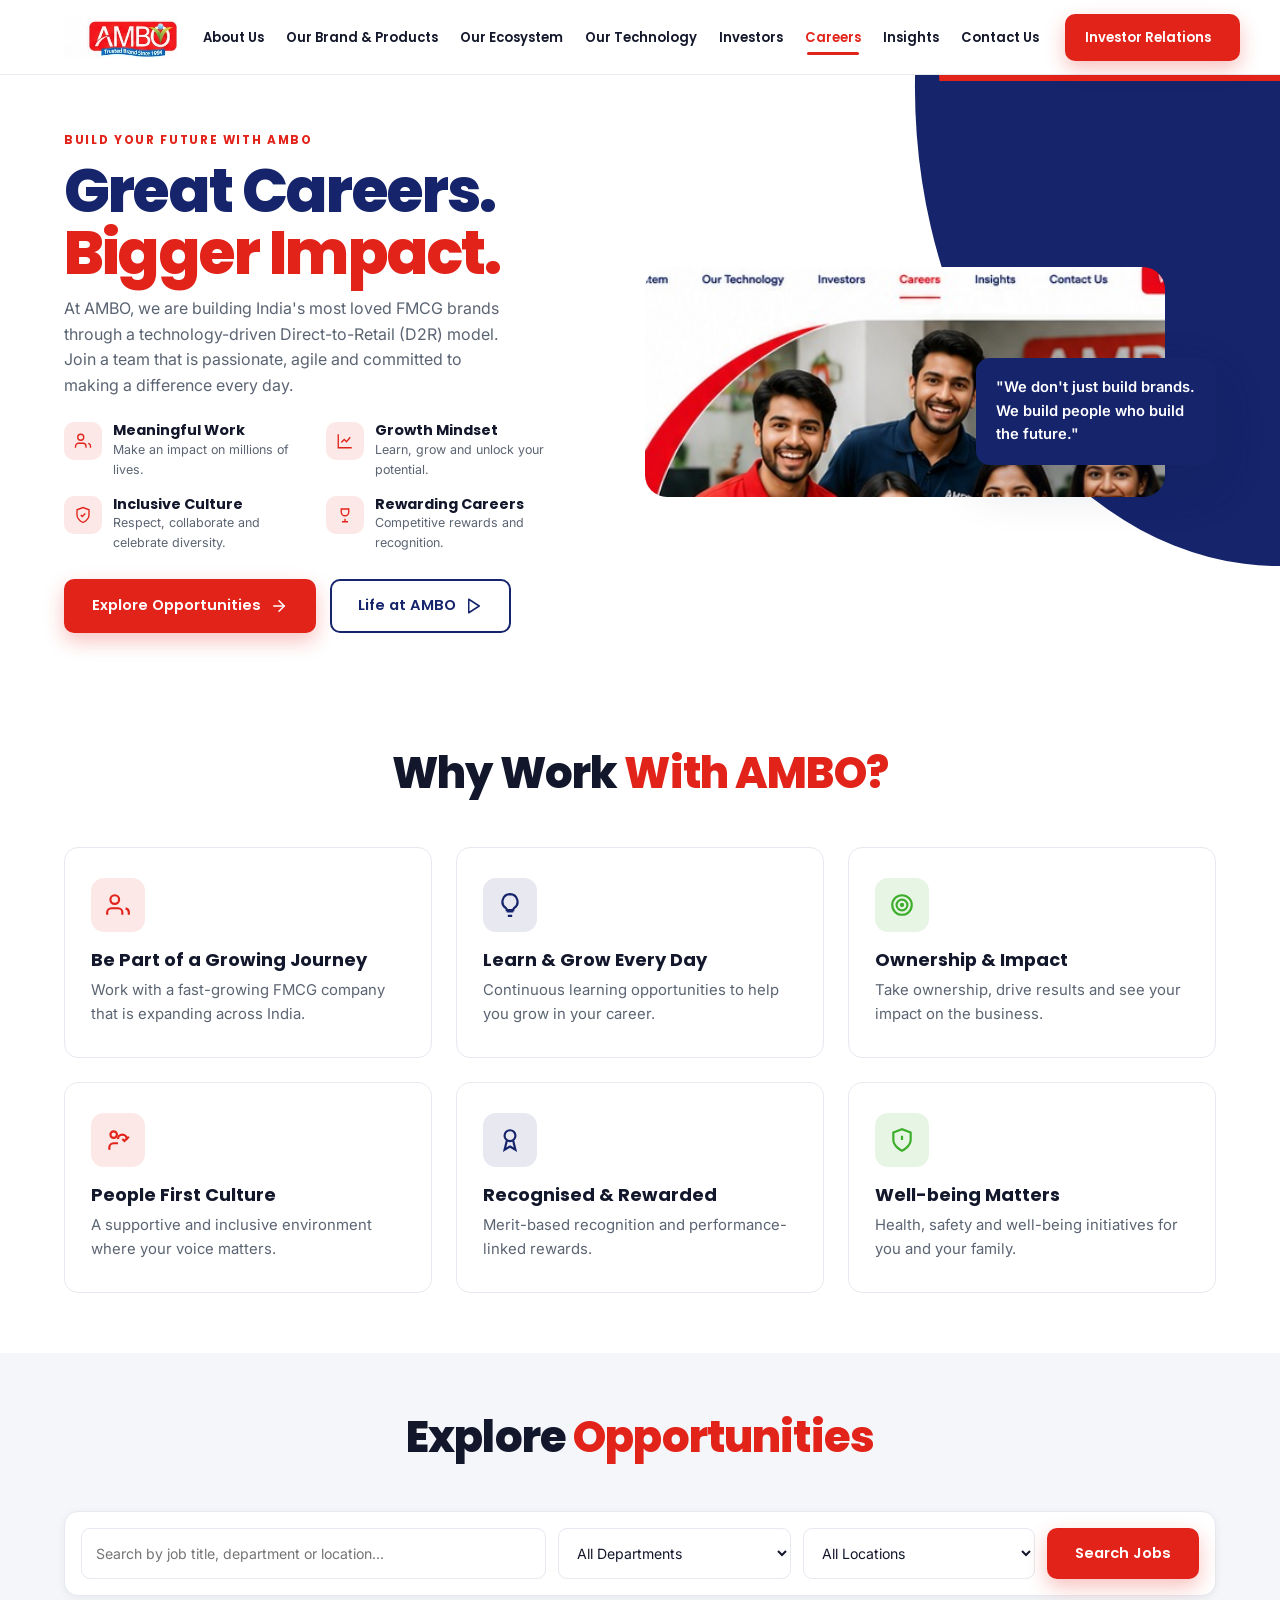
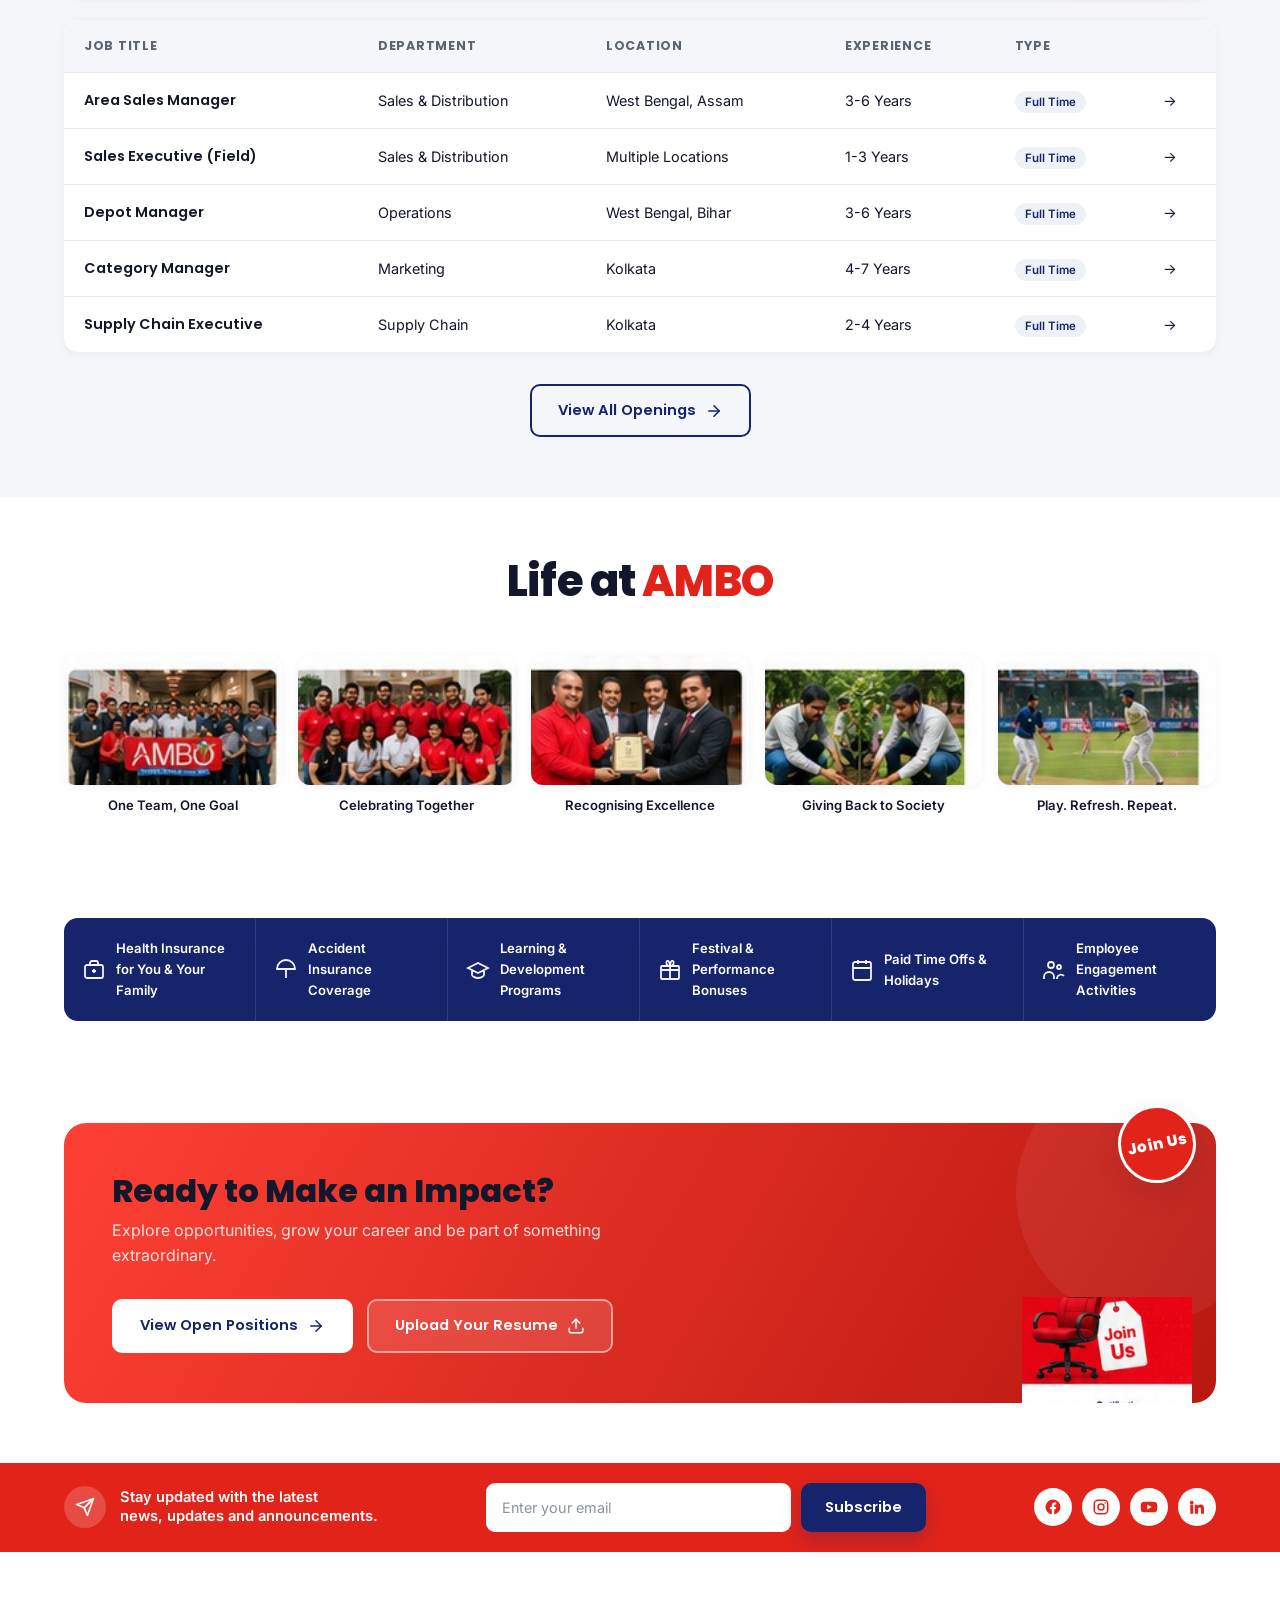
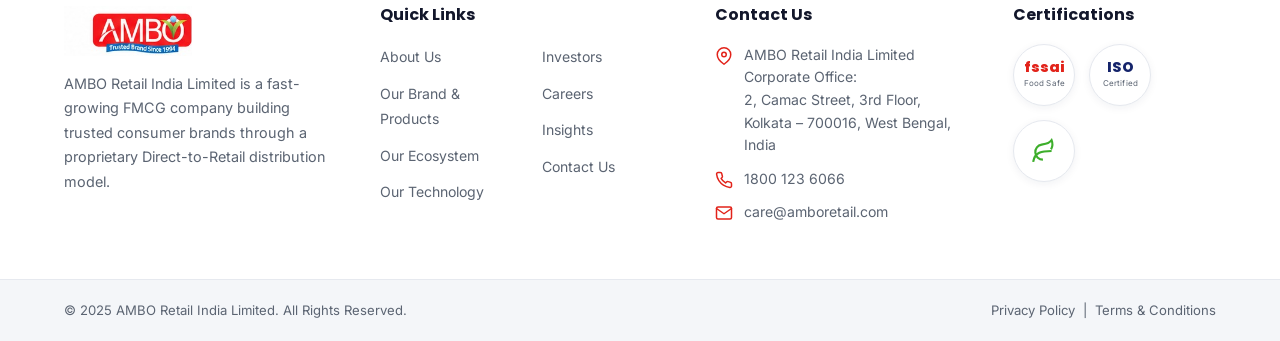
<file: careers.html>
<!DOCTYPE html>
<html lang="en">
<head>
  <meta charset="UTF-8">
  <meta name="viewport" content="width=device-width, initial-scale=1.0">
  <title>Careers — AMBO Retail India</title>
  <meta name="description" content="Great Careers. Bigger Impact. Build your future with AMBO — join a passionate, agile team building India's most loved FMCG brands.">
  <link rel="icon" type="image/png" href="img/logo/favicon.png">
  <link rel="preconnect" href="https://fonts.googleapis.com">
  <link rel="preconnect" href="https://fonts.gstatic.com" crossorigin>
  <link href="https://fonts.googleapis.com/css2?family=Poppins:wght@500;600;700;800&family=Inter:wght@400;500;600;700&display=swap" rel="stylesheet">
  <link rel="stylesheet" href="css/style.css">
</head>
<body>
  <div id="site-header" data-active="careers"></div>

  <!-- ============ HERO ============ -->
  <section class="hero prod">
    <div class="hero-bg"></div>
    <div class="container">
      <div class="hero-grid">
        <div class="hero-copy reveal">
          <div class="eyebrow">Build Your Future With AMBO</div>
          <h1 class="h-stack">
            <span class="t-navy">Great Careers.</span>
            <span class="red">Bigger Impact.</span>
          </h1>
          <p class="desc">At AMBO, we are building India's most loved FMCG brands through a technology-driven Direct-to-Retail (D2R) model. Join a team that is passionate, agile and committed to making a difference every day.</p>
          <div class="hero-mini">
            <div class="hm"><span class="mi"><svg viewBox="0 0 24 24" fill="none" stroke="currentColor" stroke-width="1.8"><path d="M16 21v-2a4 4 0 0 0-4-4H6a4 4 0 0 0-4 4v2"/><circle cx="9" cy="7" r="4"/><path d="M22 21v-2a4 4 0 0 0-3-3.87"/></svg></span><div><h5>Meaningful Work</h5><p>Make an impact on millions of lives.</p></div></div>
            <div class="hm"><span class="mi"><svg viewBox="0 0 24 24" fill="none" stroke="currentColor" stroke-width="1.8"><path d="M3 3v18h18"/><path d="M7 14l4-4 3 3 5-6"/></svg></span><div><h5>Growth Mindset</h5><p>Learn, grow and unlock your potential.</p></div></div>
            <div class="hm"><span class="mi"><svg viewBox="0 0 24 24" fill="none" stroke="currentColor" stroke-width="1.8"><path d="M12 22s8-4 8-10V5l-8-3-8 3v7c0 6 8 10 8 10z"/><path d="M9 12l2 2 4-4"/></svg></span><div><h5>Inclusive Culture</h5><p>Respect, collaborate and celebrate diversity.</p></div></div>
            <div class="hm"><span class="mi"><svg viewBox="0 0 24 24" fill="none" stroke="currentColor" stroke-width="1.8"><path d="M8 21h8M12 17v4M7 4h10v4a5 5 0 0 1-10 0z"/></svg></span><div><h5>Rewarding Careers</h5><p>Competitive rewards and recognition.</p></div></div>
          </div>
          <div class="hero-cta">
            <a href="#openings" class="btn btn-red">Explore Opportunities <svg class="arr" viewBox="0 0 24 24" width="18" height="18" fill="none" stroke="currentColor" stroke-width="2" stroke-linecap="round" stroke-linejoin="round"><line x1="5" y1="12" x2="19" y2="12"/><polyline points="12 5 19 12 12 19"/></svg></a>
            <a href="#life" class="btn btn-outline">Life at AMBO <svg class="arr" viewBox="0 0 24 24" width="18" height="18" fill="none" stroke="currentColor" stroke-width="2" stroke-linecap="round" stroke-linejoin="round"><polygon points="5 3 19 12 5 21 5 3"/></svg></a>
          </div>
        </div>
        <div class="hero-photo reveal">
          <img src="img/extracted/careers-hero.png" alt="AMBO team members" style="width:100%;max-width:520px;border-radius:var(--radius-lg)">
          <div class="float-quote">"We don't just build brands. We build people who build the future."</div>
        </div>
      </div>
    </div>
  </section>

  <!-- ============ WHY WORK WITH AMBO ============ -->
  <section class="section">
    <div class="container">
      <div class="section-head text-center reveal">
        <h2 class="section-title">Why Work <span class="red">With AMBO?</span></h2>
      </div>
      <div class="feature-grid reveal">
        <div class="card"><div class="ic"><svg viewBox="0 0 24 24" fill="none" stroke="currentColor" stroke-width="2"><path d="M16 21v-2a4 4 0 0 0-4-4H6a4 4 0 0 0-4 4v2"/><circle cx="9" cy="7" r="4"/><path d="M22 21v-2a4 4 0 0 0-3-3.87"/></svg></div><h3>Be Part of a Growing Journey</h3><p>Work with a fast-growing FMCG company that is expanding across India.</p></div>
        <div class="card navy-ic"><div class="ic"><svg viewBox="0 0 24 24" fill="none" stroke="currentColor" stroke-width="2"><path d="M9 18h6M10 22h4M12 2a7 7 0 0 0-4 12.7c.6.5 1 1.2 1 2h6c0-.8.4-1.5 1-2A7 7 0 0 0 12 2z"/></svg></div><h3>Learn &amp; Grow Every Day</h3><p>Continuous learning opportunities to help you grow in your career.</p></div>
        <div class="card green-ic"><div class="ic"><svg viewBox="0 0 24 24" fill="none" stroke="currentColor" stroke-width="2"><circle cx="12" cy="12" r="9"/><circle cx="12" cy="12" r="5"/><circle cx="12" cy="12" r="1"/></svg></div><h3>Ownership &amp; Impact</h3><p>Take ownership, drive results and see your impact on the business.</p></div>
        <div class="card"><div class="ic"><svg viewBox="0 0 24 24" fill="none" stroke="currentColor" stroke-width="2"><path d="M20 12v-1a4 4 0 0 0-8 0M4 21v-2a4 4 0 0 1 4-4h4M16 11l2 2 4-4"/><circle cx="8" cy="7" r="3"/></svg></div><h3>People First Culture</h3><p>A supportive and inclusive environment where your voice matters.</p></div>
        <div class="card navy-ic"><div class="ic"><svg viewBox="0 0 24 24" fill="none" stroke="currentColor" stroke-width="2"><circle cx="12" cy="8" r="5"/><path d="M9 13l-2 8 5-3 5 3-2-8"/></svg></div><h3>Recognised &amp; Rewarded</h3><p>Merit-based recognition and performance-linked rewards.</p></div>
        <div class="card green-ic"><div class="ic"><svg viewBox="0 0 24 24" fill="none" stroke="currentColor" stroke-width="2"><path d="M12 22s8-4 8-10V5l-8-3-8 3v7c0 6 8 10 8 10z"/><path d="M12 8v4M12 16h.01"/></svg></div><h3>Well-being Matters</h3><p>Health, safety and well-being initiatives for you and your family.</p></div>
      </div>
    </div>
  </section>

  <!-- ============ EXPLORE OPPORTUNITIES ============ -->
  <section class="section bg-soft" id="openings">
    <div class="container">
      <div class="section-head text-center reveal">
        <h2 class="section-title">Explore <span class="red">Opportunities</span></h2>
      </div>
      <div class="job-search reveal">
        <input type="text" placeholder="Search by job title, department or location...">
        <select><option>All Departments</option><option>Sales &amp; Distribution</option><option>Operations</option><option>Marketing</option><option>Supply Chain</option></select>
        <select><option>All Locations</option><option>West Bengal</option><option>Assam</option><option>Bihar</option><option>Kolkata</option></select>
        <button class="btn btn-red">Search Jobs</button>
      </div>
      <table class="job-table reveal">
        <thead><tr><th>Job Title</th><th>Department</th><th>Location</th><th>Experience</th><th>Type</th><th></th></tr></thead>
        <tbody>
          <tr><td class="jt-title">Area Sales Manager</td><td>Sales &amp; Distribution</td><td>West Bengal, Assam</td><td>3-6 Years</td><td><span class="pill">Full Time</span></td><td>→</td></tr>
          <tr><td class="jt-title">Sales Executive (Field)</td><td>Sales &amp; Distribution</td><td>Multiple Locations</td><td>1-3 Years</td><td><span class="pill">Full Time</span></td><td>→</td></tr>
          <tr><td class="jt-title">Depot Manager</td><td>Operations</td><td>West Bengal, Bihar</td><td>3-6 Years</td><td><span class="pill">Full Time</span></td><td>→</td></tr>
          <tr><td class="jt-title">Category Manager</td><td>Marketing</td><td>Kolkata</td><td>4-7 Years</td><td><span class="pill">Full Time</span></td><td>→</td></tr>
          <tr><td class="jt-title">Supply Chain Executive</td><td>Supply Chain</td><td>Kolkata</td><td>2-4 Years</td><td><span class="pill">Full Time</span></td><td>→</td></tr>
        </tbody>
      </table>
      <div class="text-center" style="margin-top:32px">
        <a href="#" class="btn btn-outline">View All Openings <svg class="arr" viewBox="0 0 24 24" width="18" height="18" fill="none" stroke="currentColor" stroke-width="2" stroke-linecap="round" stroke-linejoin="round"><line x1="5" y1="12" x2="19" y2="12"/><polyline points="12 5 19 12 12 19"/></svg></a>
      </div>
    </div>
  </section>

  <!-- ============ LIFE AT AMBO ============ -->
  <section class="section" id="life">
    <div class="container">
      <div class="section-head text-center reveal">
        <h2 class="section-title">Life at <span class="red">AMBO</span></h2>
      </div>
      <div class="life-strip reveal">
        <div class="life-card"><div class="lc-img"><img src="img/extracted/careers-life-1.png" alt="One Team, One Goal"></div><p>One Team, One Goal</p></div>
        <div class="life-card"><div class="lc-img"><img src="img/extracted/careers-life-2.png" alt="Celebrating Together"></div><p>Celebrating Together</p></div>
        <div class="life-card"><div class="lc-img"><img src="img/extracted/careers-life-3.png" alt="Recognising Excellence"></div><p>Recognising Excellence</p></div>
        <div class="life-card"><div class="lc-img"><img src="img/extracted/careers-life-4.png" alt="Giving Back to Society"></div><p>Giving Back to Society</p></div>
        <div class="life-card"><div class="lc-img"><img src="img/extracted/careers-life-5.png" alt="Play. Refresh. Repeat."></div><p>Play. Refresh. Repeat.</p></div>
      </div>
    </div>
  </section>

  <!-- ============ BENEFITS STRIP ============ -->
  <section class="section section-sm">
    <div class="container">
      <div class="benefits-strip reveal" style="grid-template-columns:repeat(6,1fr)">
        <div class="bf"><svg viewBox="0 0 24 24" fill="none" stroke="currentColor" stroke-width="1.8"><rect x="3" y="7" width="18" height="13" rx="2"/><path d="M8 7V5a2 2 0 0 1 2-2h4a2 2 0 0 1 2 2v2M12 11v4M10 13h4"/></svg><span>Health Insurance for You &amp; Your Family</span></div>
        <div class="bf"><svg viewBox="0 0 24 24" fill="none" stroke="currentColor" stroke-width="1.8"><path d="M12 2a9 9 0 0 0-9 9h18a9 9 0 0 0-9-9zM12 11v9"/></svg><span>Accident Insurance Coverage</span></div>
        <div class="bf"><svg viewBox="0 0 24 24" fill="none" stroke="currentColor" stroke-width="1.8"><path d="M22 10L12 5 2 10l10 5 10-5zM6 12v5c0 1 3 3 6 3s6-2 6-3v-5"/></svg><span>Learning &amp; Development Programs</span></div>
        <div class="bf"><svg viewBox="0 0 24 24" fill="none" stroke="currentColor" stroke-width="1.8"><rect x="3" y="8" width="18" height="13" rx="1"/><path d="M3 12h18M12 8v13M12 8C9 8 7 5 9 3c2-1 3 3 3 5zM12 8c3 0 5-3 3-5-2-1-3 3-3 5z"/></svg><span>Festival &amp; Performance Bonuses</span></div>
        <div class="bf"><svg viewBox="0 0 24 24" fill="none" stroke="currentColor" stroke-width="1.8"><rect x="3" y="4" width="18" height="18" rx="2"/><path d="M16 2v4M8 2v4M3 10h18"/></svg><span>Paid Time Offs &amp; Holidays</span></div>
        <div class="bf"><svg viewBox="0 0 24 24" fill="none" stroke="currentColor" stroke-width="1.8"><circle cx="9" cy="7" r="3"/><circle cx="17" cy="9" r="2"/><path d="M2 21v-2a5 5 0 0 1 10 0v2M15 21v-1a4 4 0 0 1 7-2"/></svg><span>Employee Engagement Activities</span></div>
      </div>
    </div>
  </section>

  <!-- ============ CTA ============ -->
  <section class="section">
    <div class="container">
      <div class="cta-band red cta-chair reveal">
        <div>
          <h3>Ready to Make an Impact?</h3>
          <p>Explore opportunities, grow your career and be part of something extraordinary.</p>
        </div>
        <div style="display:flex;gap:14px;flex-wrap:wrap;z-index:2">
          <a href="#openings" class="btn btn-white">View Open Positions <svg class="arr" viewBox="0 0 24 24" width="18" height="18" fill="none" stroke="currentColor" stroke-width="2" stroke-linecap="round" stroke-linejoin="round"><line x1="5" y1="12" x2="19" y2="12"/><polyline points="12 5 19 12 12 19"/></svg></a>
          <a href="#" class="btn btn-ghost-white">Upload Your Resume <svg class="arr" viewBox="0 0 24 24" width="18" height="18" fill="none" stroke="currentColor" stroke-width="2" stroke-linecap="round" stroke-linejoin="round"><path d="M21 15v4a2 2 0 0 1-2 2H5a2 2 0 0 1-2-2v-4"/><polyline points="17 8 12 3 7 8"/><line x1="12" y1="3" x2="12" y2="15"/></svg></a>
        </div>
        <img class="chair" src="img/extracted/careers-chair.png" alt="">
        <span class="join-badge">Join Us</span>
      </div>
    </div>
  </section>

  <div id="site-footer"></div>
  <script src="js/main.js"></script>
</body>
</html>
</file>
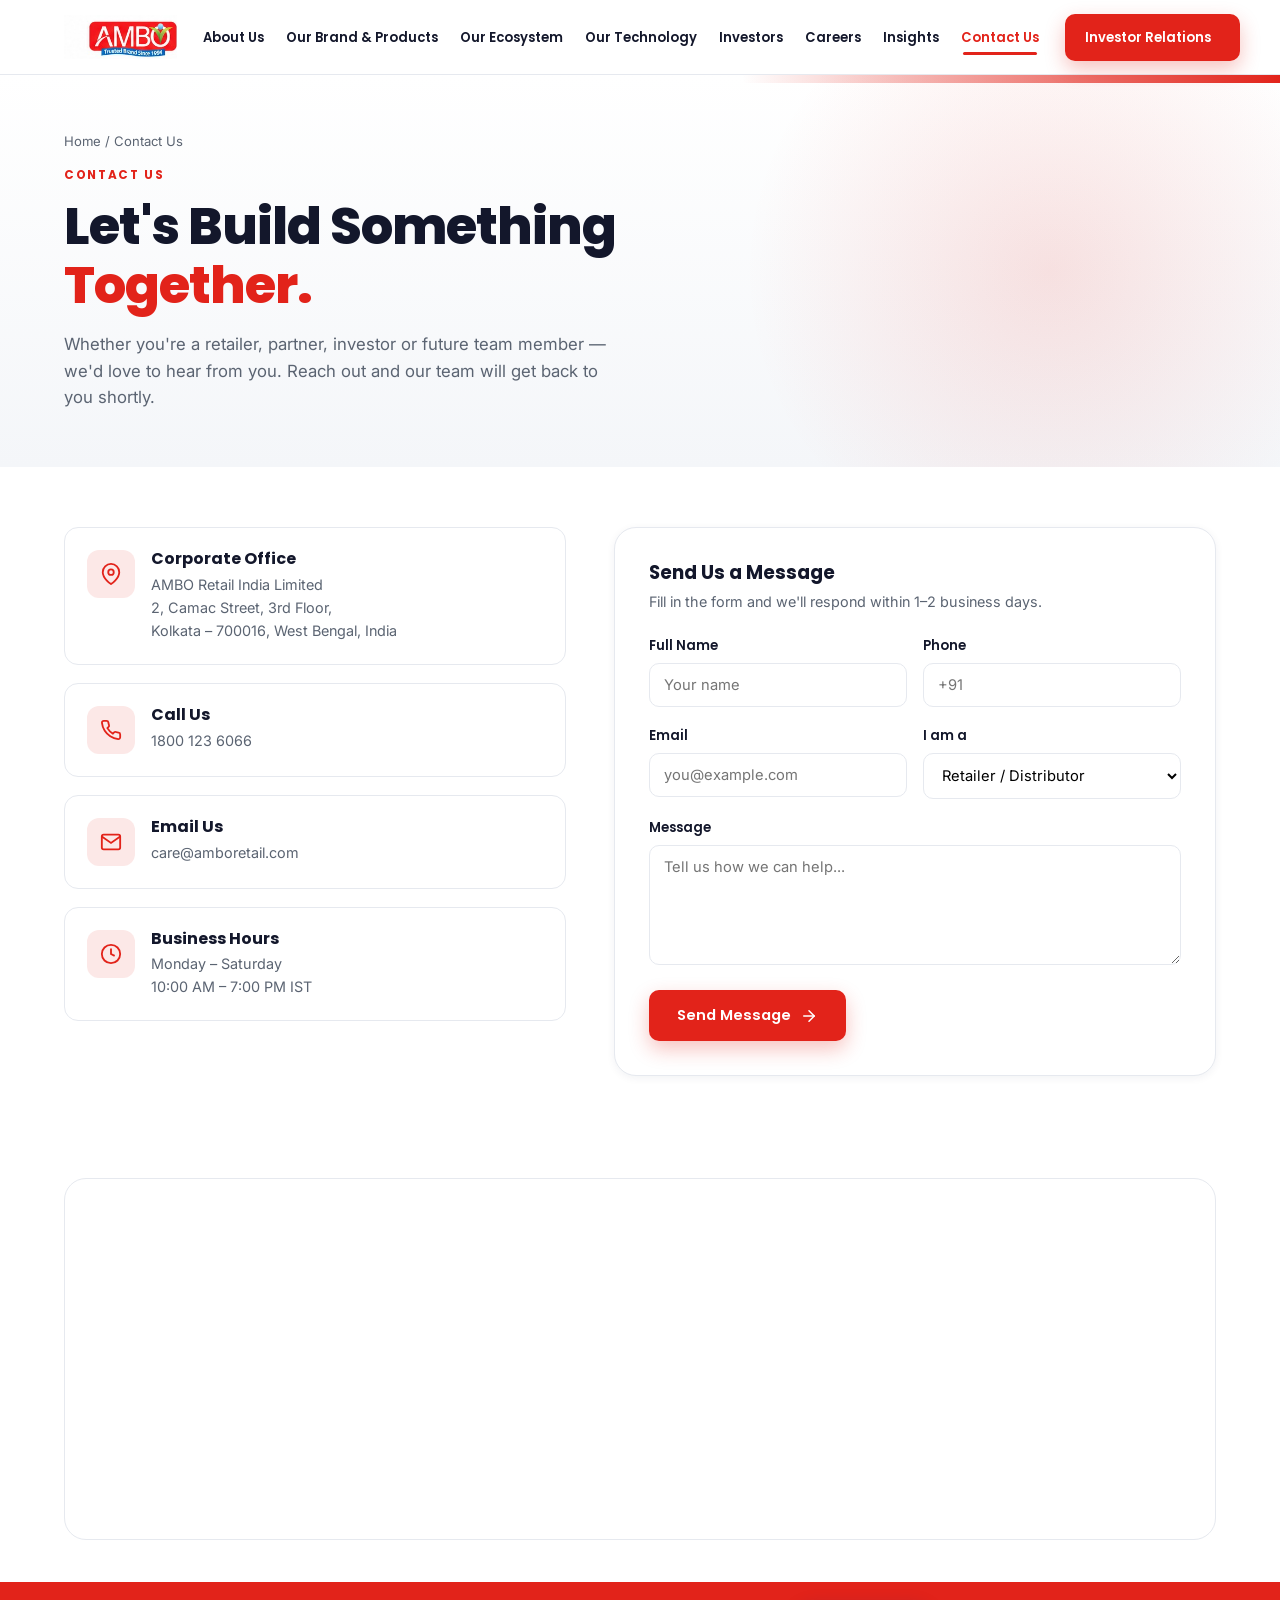
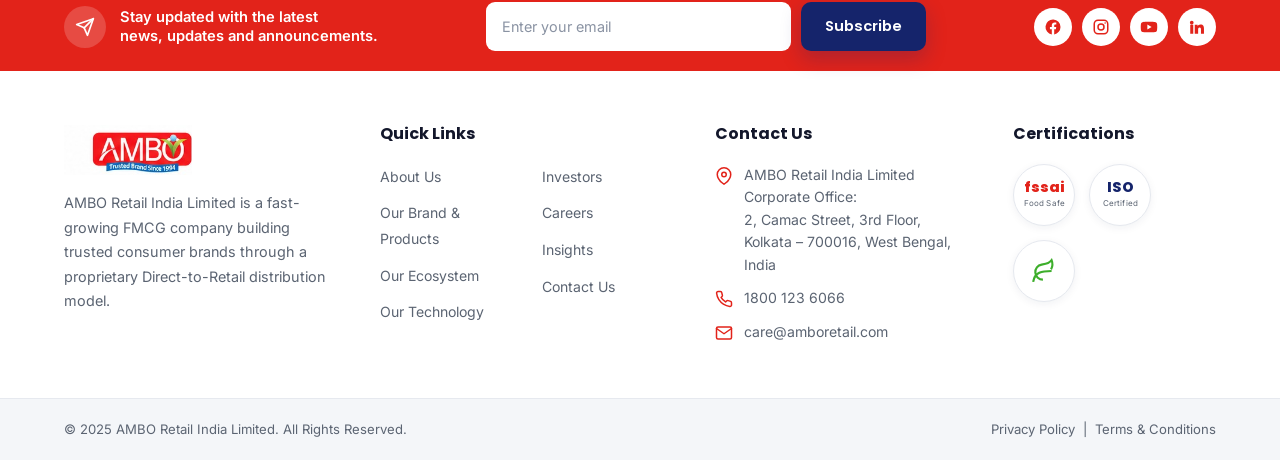
<file: contact.html>
<!DOCTYPE html>
<html lang="en">
<head>
  <meta charset="UTF-8">
  <meta name="viewport" content="width=device-width, initial-scale=1.0">
  <title>Contact Us — AMBO Retail India</title>
  <meta name="description" content="Get in touch with AMBO Retail India Limited — for retail partnerships, careers, investor relations and general enquiries.">
  <link rel="icon" type="image/png" href="img/logo/favicon.png">
  <link rel="preconnect" href="https://fonts.googleapis.com">
  <link rel="preconnect" href="https://fonts.gstatic.com" crossorigin>
  <link href="https://fonts.googleapis.com/css2?family=Poppins:wght@500;600;700;800&family=Inter:wght@400;500;600;700&display=swap" rel="stylesheet">
  <link rel="stylesheet" href="css/style.css">
  <style>
    .contact-grid{display:grid;grid-template-columns:1fr 1.2fr;gap:48px;align-items:start}
    .info-card{display:flex;gap:16px;align-items:flex-start;background:#fff;border:1px solid var(--border);border-radius:var(--radius);padding:22px;margin-bottom:18px}
    .info-card .ci{flex:0 0 auto;width:48px;height:48px;border-radius:12px;display:grid;place-items:center;background:rgba(226,35,26,.1);color:var(--red)}
    .info-card .ci svg{width:22px;height:22px}
    .info-card h4{font-size:1rem;margin-bottom:4px}
    .info-card p,.info-card a{font-size:.9rem;color:var(--muted)}
    .info-card a:hover{color:var(--red)}
    .form{background:#fff;border:1px solid var(--border);border-radius:var(--radius-lg);padding:34px;box-shadow:var(--shadow-sm)}
    .form .row{display:grid;grid-template-columns:1fr 1fr;gap:16px}
    .field{margin-bottom:18px}
    .field label{display:block;font-family:var(--font-head);font-weight:600;font-size:.82rem;margin-bottom:7px}
    .field input,.field select,.field textarea{
      width:100%;padding:12px 14px;border:1.5px solid var(--border);border-radius:10px;font-family:var(--font-body);font-size:.92rem;transition:border-color .2s;background:#fff;
    }
    .field input:focus,.field select:focus,.field textarea:focus{outline:none;border-color:var(--red)}
    .field textarea{resize:vertical;min-height:120px}
    .form-note{font-size:.82rem;margin-top:14px;display:none}
    .form-note.ok{display:block;color:var(--green)}
    @media(max-width:860px){.contact-grid{grid-template-columns:1fr}.form .row{grid-template-columns:1fr}}
  </style>
</head>
<body>
  <div id="site-header" data-active="contact"></div>

  <section class="page-hero">
    <div class="container">
      <div class="reveal" style="max-width:680px">
        <div class="crumb"><a href="index.html">Home</a> / Contact Us</div>
        <div class="eyebrow">Contact Us</div>
        <h1>Let's Build Something <span class="red">Together.</span></h1>
        <p>Whether you're a retailer, partner, investor or future team member — we'd love to hear from you. Reach out and our team will get back to you shortly.</p>
      </div>
    </div>
  </section>

  <section class="section">
    <div class="container">
      <div class="contact-grid">
        <div class="reveal">
          <div class="info-card">
            <span class="ci"><svg viewBox="0 0 24 24" fill="none" stroke="currentColor" stroke-width="2"><path d="M21 10c0 7-9 13-9 13s-9-6-9-13a9 9 0 0 1 18 0z"/><circle cx="12" cy="10" r="3"/></svg></span>
            <div><h4>Corporate Office</h4><p>AMBO Retail India Limited<br>2, Camac Street, 3rd Floor,<br>Kolkata – 700016, West Bengal, India</p></div>
          </div>
          <div class="info-card">
            <span class="ci"><svg viewBox="0 0 24 24" fill="none" stroke="currentColor" stroke-width="2"><path d="M22 16.92v3a2 2 0 0 1-2.18 2 19.79 19.79 0 0 1-8.63-3.07 19.5 19.5 0 0 1-6-6 19.79 19.79 0 0 1-3.07-8.67A2 2 0 0 1 4.11 2h3a2 2 0 0 1 2 1.72c.13.96.36 1.9.7 2.81a2 2 0 0 1-.45 2.11L8.09 9.91a16 16 0 0 0 6 6l1.27-1.27a2 2 0 0 1 2.11-.45c.91.34 1.85.57 2.81.7A2 2 0 0 1 22 16.92z"/></svg></span>
            <div><h4>Call Us</h4><a href="tel:18001236066">1800 123 6066</a></div>
          </div>
          <div class="info-card">
            <span class="ci"><svg viewBox="0 0 24 24" fill="none" stroke="currentColor" stroke-width="2"><path d="M4 4h16a2 2 0 0 1 2 2v12a2 2 0 0 1-2 2H4a2 2 0 0 1-2-2V6a2 2 0 0 1 2-2z"/><polyline points="22,6 12,13 2,6"/></svg></span>
            <div><h4>Email Us</h4><a href="mailto:care@amboretail.com">care@amboretail.com</a></div>
          </div>
          <div class="info-card">
            <span class="ci"><svg viewBox="0 0 24 24" fill="none" stroke="currentColor" stroke-width="2"><circle cx="12" cy="12" r="10"/><path d="M12 6v6l4 2"/></svg></span>
            <div><h4>Business Hours</h4><p>Monday – Saturday<br>10:00 AM – 7:00 PM IST</p></div>
          </div>
        </div>

        <form class="form reveal" id="contactForm" novalidate>
          <h3 style="margin-bottom:6px">Send Us a Message</h3>
          <p style="color:var(--muted);font-size:.9rem;margin-bottom:22px">Fill in the form and we'll respond within 1–2 business days.</p>
          <div class="row">
            <div class="field"><label for="fn">Full Name</label><input id="fn" type="text" required placeholder="Your name"></div>
            <div class="field"><label for="ph">Phone</label><input id="ph" type="tel" placeholder="+91"></div>
          </div>
          <div class="row">
            <div class="field"><label for="em">Email</label><input id="em" type="email" required placeholder="you@example.com"></div>
            <div class="field"><label for="subj">I am a</label>
              <select id="subj">
                <option>Retailer / Distributor</option>
                <option>Business Partner</option>
                <option>Investor</option>
                <option>Job Seeker</option>
                <option>Other</option>
              </select>
            </div>
          </div>
          <div class="field"><label for="msg">Message</label><textarea id="msg" placeholder="Tell us how we can help..."></textarea></div>
          <button type="submit" class="btn btn-red">Send Message <svg class="arr" viewBox="0 0 24 24" width="18" height="18" fill="none" stroke="currentColor" stroke-width="2" stroke-linecap="round" stroke-linejoin="round"><line x1="5" y1="12" x2="19" y2="12"/><polyline points="12 5 19 12 12 19"/></svg></button>
          <p class="form-note" id="formNote">✓ Thank you! Your message has been received. We'll get back to you shortly.</p>
        </form>
      </div>
    </div>
  </section>

  <!-- MAP placeholder band -->
  <section class="section-sm">
    <div class="container">
      <div class="reveal" style="border-radius:var(--radius-lg);overflow:hidden;border:1px solid var(--border)">
        <iframe title="AMBO Office Location" width="100%" height="360" style="border:0;display:block"
          loading="lazy" referrerpolicy="no-referrer-when-downgrade"
          src="https://www.google.com/maps?q=Kolkata%20700016&output=embed"></iframe>
      </div>
    </div>
  </section>

  <div id="site-footer"></div>
  <script src="js/main.js"></script>
  <script>
    document.getElementById('contactForm').addEventListener('submit', function(e){
      e.preventDefault();
      var fn=document.getElementById('fn'), em=document.getElementById('em');
      if(!fn.value.trim()){fn.focus();return;}
      if(!em.value.trim()){em.focus();return;}
      document.getElementById('formNote').classList.add('ok');
      this.reset();
    });
  </script>
</body>
</html>
</file>
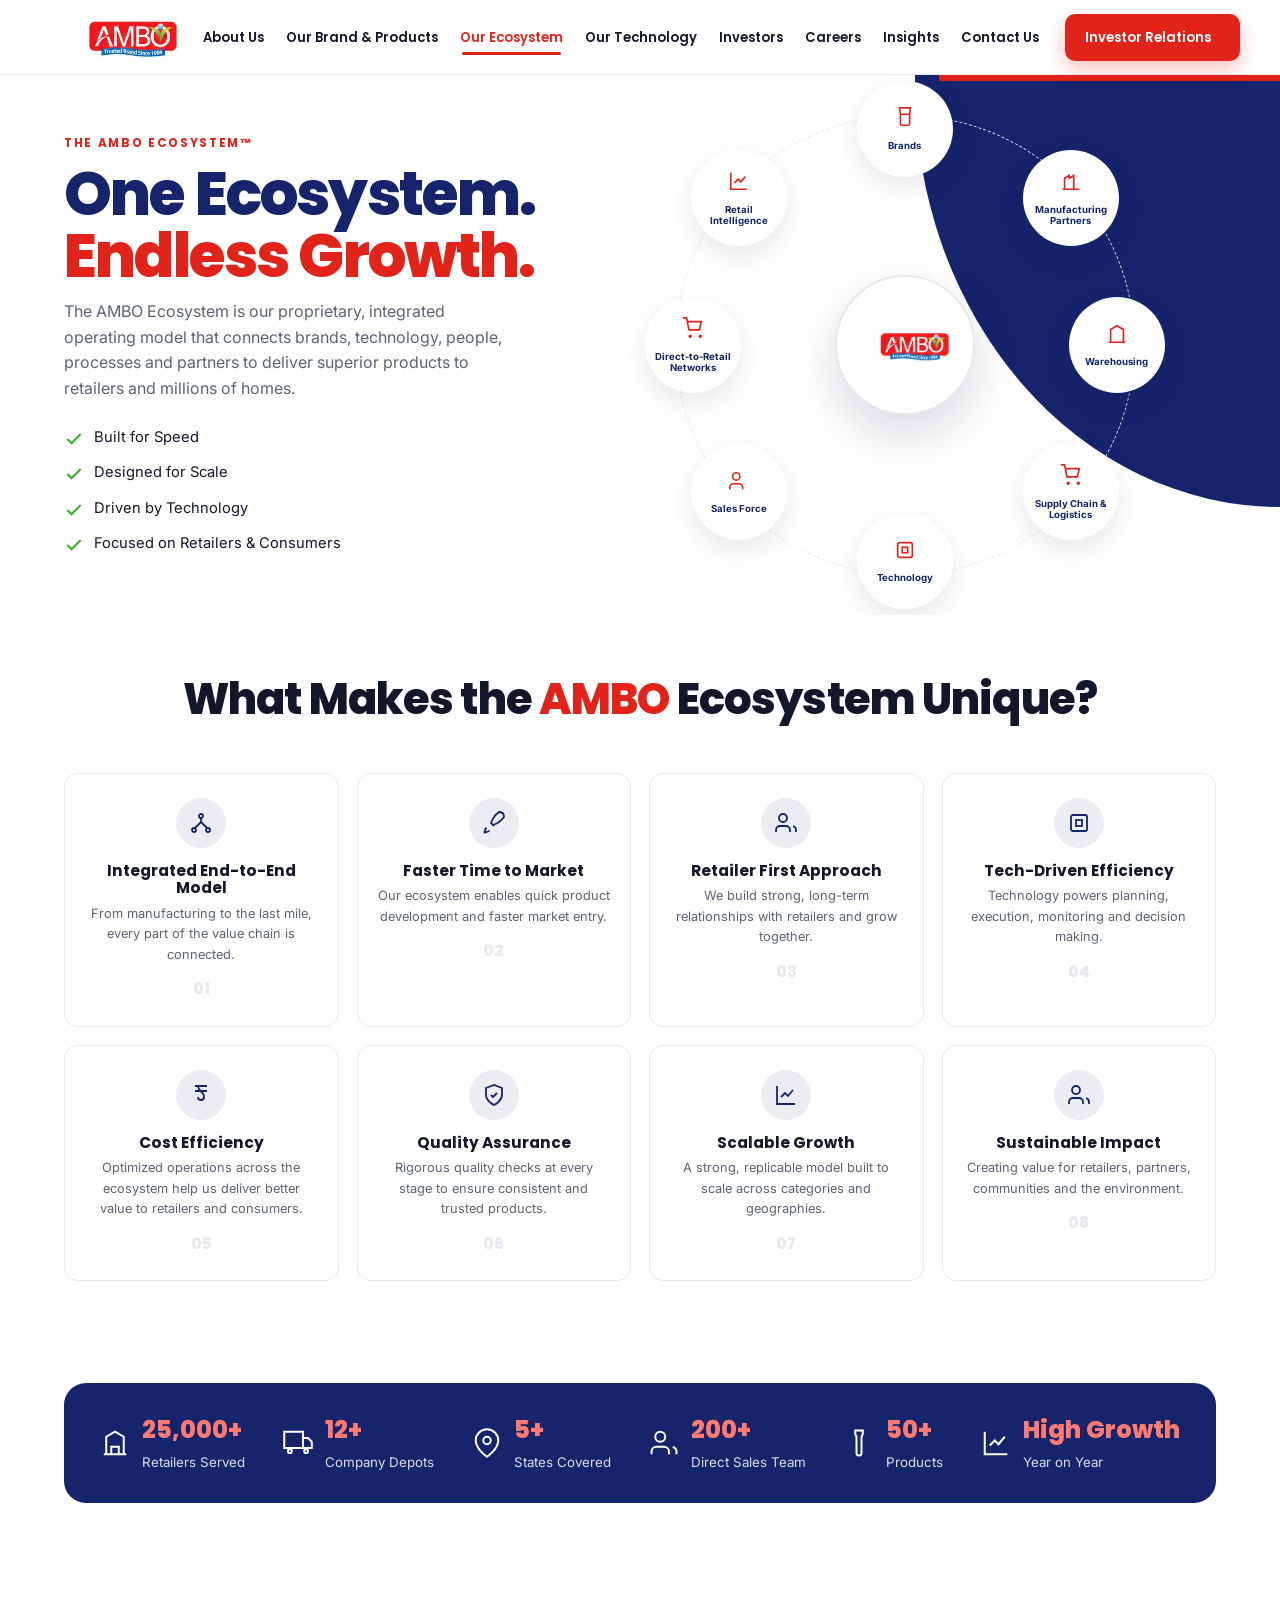
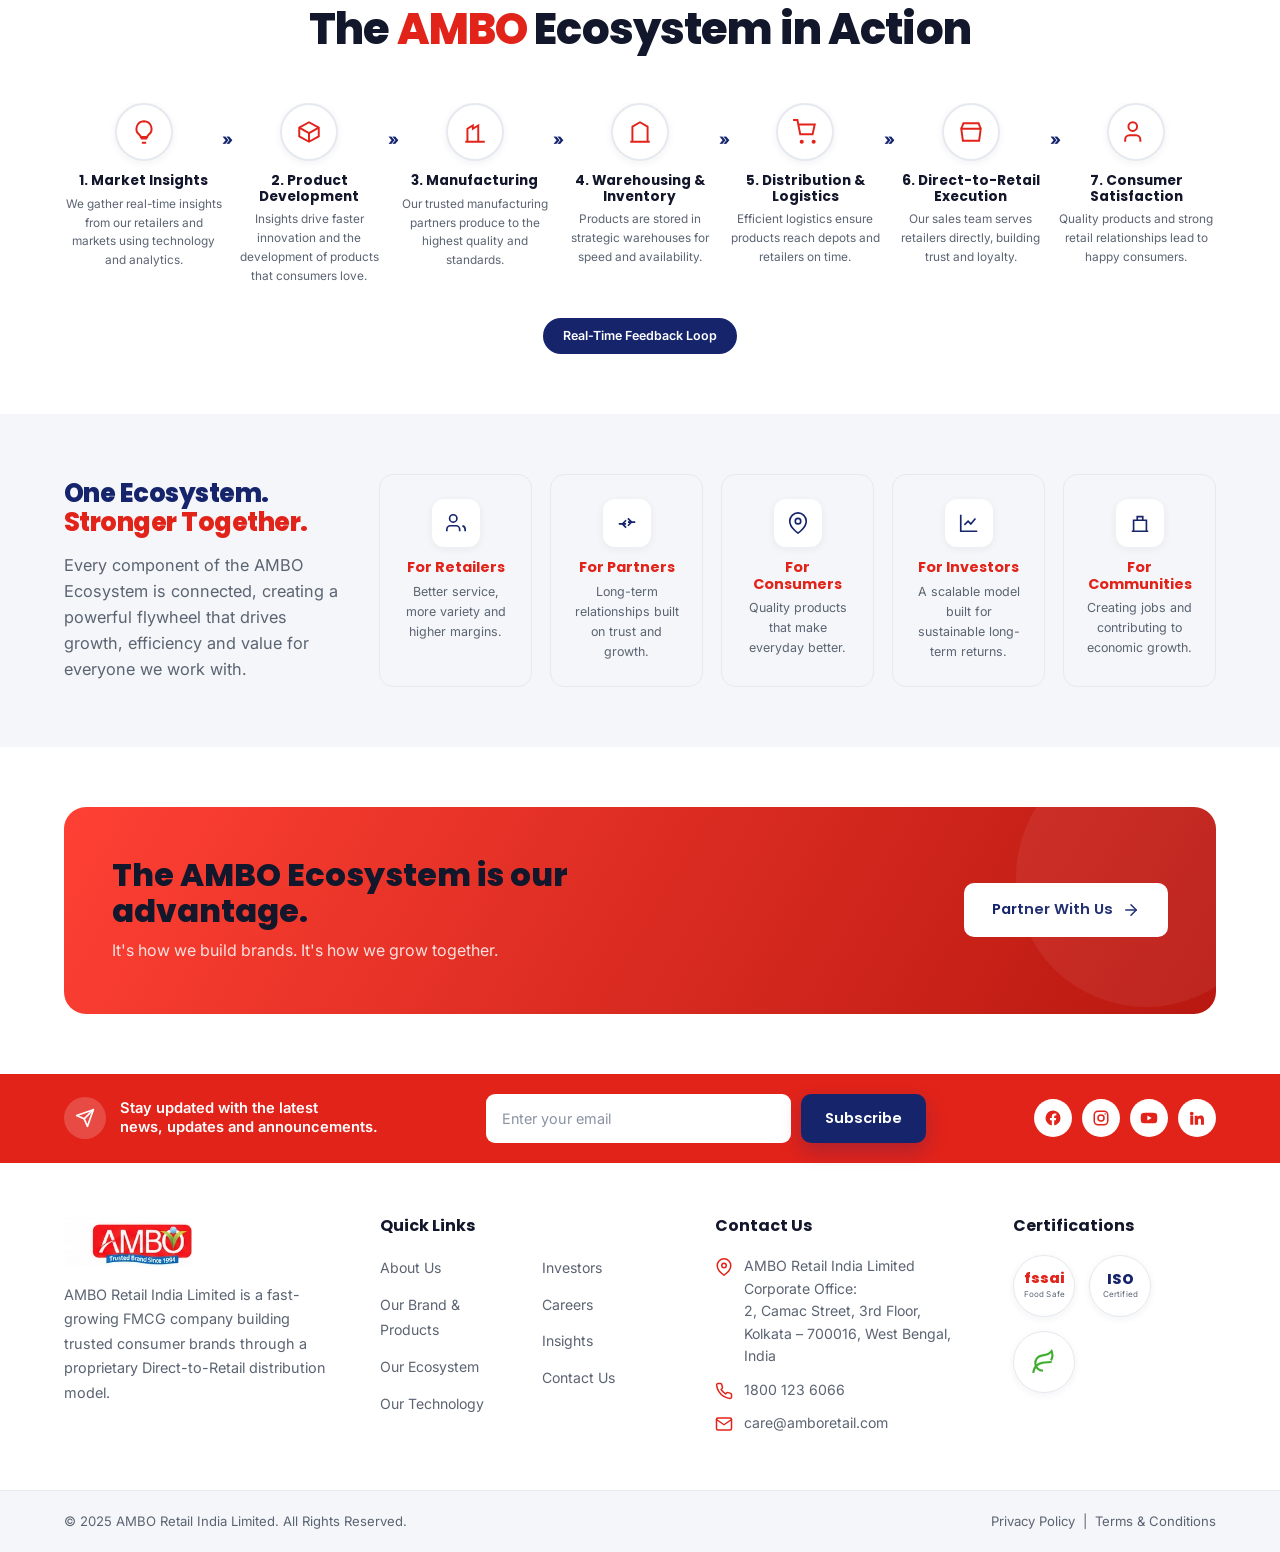
<file: ecosystem.html>
<!DOCTYPE html>
<html lang="en">
<head>
  <meta charset="UTF-8">
  <meta name="viewport" content="width=device-width, initial-scale=1.0">
  <title>Our Ecosystem — AMBO Retail India</title>
  <meta name="description" content="One Ecosystem. Endless Growth. The AMBO Ecosystem connects brands, technology, people, processes and partners to deliver superior products.">
  <link rel="icon" type="image/png" href="img/logo/favicon.png">
  <link rel="preconnect" href="https://fonts.googleapis.com">
  <link rel="preconnect" href="https://fonts.gstatic.com" crossorigin>
  <link href="https://fonts.googleapis.com/css2?family=Poppins:wght@500;600;700;800&family=Inter:wght@400;500;600;700&display=swap" rel="stylesheet">
  <link rel="stylesheet" href="css/style.css">
</head>
<body>
  <div id="site-header" data-active="ecosystem"></div>

  <!-- ============ HERO ============ -->
  <section class="hero prod">
    <div class="hero-bg"></div>
    <div class="container">
      <div class="hero-grid">
        <div class="hero-copy reveal">
          <div class="eyebrow">The AMBO Ecosystem™</div>
          <h1 class="h-stack">
            <span class="t-navy">One Ecosystem.</span>
            <span class="red">Endless Growth.</span>
          </h1>
          <p class="desc">The AMBO Ecosystem is our proprietary, integrated operating model that connects brands, technology, people, processes and partners to deliver superior products to retailers and millions of homes.</p>
          <ul class="value-list" style="grid-template-columns:1fr;gap:12px;margin-top:24px">
            <li><svg viewBox="0 0 24 24" fill="none" stroke="currentColor" stroke-width="2.5"><polyline points="20 6 9 17 4 12"/></svg> Built for Speed</li>
            <li><svg viewBox="0 0 24 24" fill="none" stroke="currentColor" stroke-width="2.5"><polyline points="20 6 9 17 4 12"/></svg> Designed for Scale</li>
            <li><svg viewBox="0 0 24 24" fill="none" stroke="currentColor" stroke-width="2.5"><polyline points="20 6 9 17 4 12"/></svg> Driven by Technology</li>
            <li><svg viewBox="0 0 24 24" fill="none" stroke="currentColor" stroke-width="2.5"><polyline points="20 6 9 17 4 12"/></svg> Focused on Retailers &amp; Consumers</li>
          </ul>
        </div>
        <div class="hero-photo reveal">
          <div class="eco-hub">
            <div class="eco-ring"></div>
            <div class="eco-center"><img src="img/logo/ambo-logo.png" alt="AMBO"></div>
            <div class="eco-node" style="top:3%;left:50%"><span class="ei"><svg viewBox="0 0 24 24" fill="none" stroke="currentColor" stroke-width="1.8"><path d="M6 2h12l-1 7H7zM7 9v11a1 1 0 0 0 1 1h8a1 1 0 0 0 1-1V9"/></svg></span><small>Brands</small></div>
            <div class="eco-node" style="top:18%;left:86%"><span class="ei"><svg viewBox="0 0 24 24" fill="none" stroke="currentColor" stroke-width="1.8"><path d="M3 21h18M5 21V9l5-3v3l5-3v15"/></svg></span><small>Manufacturing Partners</small></div>
            <div class="eco-node" style="top:50%;left:96%"><span class="ei"><svg viewBox="0 0 24 24" fill="none" stroke="currentColor" stroke-width="1.8"><path d="M3 21h18M5 21V7l7-4 7 4v14"/></svg></span><small>Warehousing</small></div>
            <div class="eco-node" style="top:82%;left:86%"><span class="ei"><svg viewBox="0 0 24 24" fill="none" stroke="currentColor" stroke-width="1.8"><circle cx="9" cy="21" r="1"/><circle cx="20" cy="21" r="1"/><path d="M1 1h4l2.6 13H19l2-9H6"/></svg></span><small>Supply Chain &amp; Logistics</small></div>
            <div class="eco-node" style="top:97%;left:50%"><span class="ei"><svg viewBox="0 0 24 24" fill="none" stroke="currentColor" stroke-width="1.8"><rect x="4" y="4" width="16" height="16" rx="2"/><rect x="9" y="9" width="6" height="6"/></svg></span><small>Technology</small></div>
            <div class="eco-node" style="top:82%;left:14%"><span class="ei"><svg viewBox="0 0 24 24" fill="none" stroke="currentColor" stroke-width="1.8"><path d="M16 21v-2a4 4 0 0 0-4-4H6a4 4 0 0 0-4 4v2"/><circle cx="9" cy="7" r="4"/></svg></span><small>Sales Force</small></div>
            <div class="eco-node" style="top:50%;left:4%"><span class="ei"><svg viewBox="0 0 24 24" fill="none" stroke="currentColor" stroke-width="1.8"><circle cx="9" cy="21" r="1"/><circle cx="20" cy="21" r="1"/><path d="M1 1h4l2.6 13H19l2-9H6"/></svg></span><small>Direct-to-Retail Networks</small></div>
            <div class="eco-node" style="top:18%;left:14%"><span class="ei"><svg viewBox="0 0 24 24" fill="none" stroke="currentColor" stroke-width="1.8"><path d="M3 3v18h18"/><path d="M7 14l4-4 3 3 5-6"/></svg></span><small>Retail Intelligence</small></div>
          </div>
        </div>
      </div>
    </div>
  </section>

  <!-- ============ WHAT MAKES IT UNIQUE ============ -->
  <section class="section">
    <div class="container">
      <div class="section-head text-center reveal">
        <h2 class="section-title">What Makes the <span class="red">AMBO</span> Ecosystem Unique?</h2>
      </div>
      <div class="eco-cards reveal">
        <div class="eco-card"><div class="ic"><svg viewBox="0 0 24 24" fill="none" stroke="currentColor" stroke-width="1.8"><circle cx="12" cy="5" r="2"/><circle cx="5" cy="19" r="2"/><circle cx="19" cy="19" r="2"/><path d="M12 7v4M12 11l-6 6M12 11l6 6"/></svg></div><h4>Integrated End-to-End Model</h4><p>From manufacturing to the last mile, every part of the value chain is connected.</p><div class="no">01</div></div>
        <div class="eco-card"><div class="ic"><svg viewBox="0 0 24 24" fill="none" stroke="currentColor" stroke-width="1.8"><path d="M4.5 16.5c-1.5 1.3-2 5-2 5s3.7-.5 5-2M12 15l-3-3a22 22 0 0 1 8-11c3 0 5 2 5 5a22 22 0 0 1-11 8z"/></svg></div><h4>Faster Time to Market</h4><p>Our ecosystem enables quick product development and faster market entry.</p><div class="no">02</div></div>
        <div class="eco-card"><div class="ic"><svg viewBox="0 0 24 24" fill="none" stroke="currentColor" stroke-width="1.8"><path d="M16 21v-2a4 4 0 0 0-4-4H6a4 4 0 0 0-4 4v2"/><circle cx="9" cy="7" r="4"/><path d="M22 21v-2a4 4 0 0 0-3-3.87"/></svg></div><h4>Retailer First Approach</h4><p>We build strong, long-term relationships with retailers and grow together.</p><div class="no">03</div></div>
        <div class="eco-card"><div class="ic"><svg viewBox="0 0 24 24" fill="none" stroke="currentColor" stroke-width="1.8"><rect x="4" y="4" width="16" height="16" rx="2"/><rect x="9" y="9" width="6" height="6"/></svg></div><h4>Tech-Driven Efficiency</h4><p>Technology powers planning, execution, monitoring and decision making.</p><div class="no">04</div></div>
        <div class="eco-card"><div class="ic"><svg viewBox="0 0 24 24" fill="none" stroke="currentColor" stroke-width="1.8"><path d="M6 3h12M6 8h12M9 3c0 6 6 5 6 11a3 3 0 0 1-6 0"/></svg></div><h4>Cost Efficiency</h4><p>Optimized operations across the ecosystem help us deliver better value to retailers and consumers.</p><div class="no">05</div></div>
        <div class="eco-card"><div class="ic"><svg viewBox="0 0 24 24" fill="none" stroke="currentColor" stroke-width="1.8"><path d="M12 22s8-4 8-10V5l-8-3-8 3v7c0 6 8 10 8 10z"/><path d="M9 12l2 2 4-4"/></svg></div><h4>Quality Assurance</h4><p>Rigorous quality checks at every stage to ensure consistent and trusted products.</p><div class="no">06</div></div>
        <div class="eco-card"><div class="ic"><svg viewBox="0 0 24 24" fill="none" stroke="currentColor" stroke-width="1.8"><path d="M3 3v18h18"/><path d="M7 14l4-4 3 3 5-6"/></svg></div><h4>Scalable Growth</h4><p>A strong, replicable model built to scale across categories and geographies.</p><div class="no">07</div></div>
        <div class="eco-card"><div class="ic"><svg viewBox="0 0 24 24" fill="none" stroke="currentColor" stroke-width="1.8"><path d="M16 21v-2a4 4 0 0 0-4-4H6a4 4 0 0 0-4 4v2"/><circle cx="9" cy="7" r="4"/><path d="M22 21v-2a4 4 0 0 0-3-3.87"/></svg></div><h4>Sustainable Impact</h4><p>Creating value for retailers, partners, communities and the environment.</p><div class="no">08</div></div>
      </div>
    </div>
  </section>

  <!-- ============ STAT BAND ============ -->
  <section class="section section-sm">
    <div class="container">
      <div class="dark-band reveal" style="padding:28px 36px">
        <div style="display:flex;justify-content:space-between;align-items:center;flex-wrap:wrap;gap:18px">
          <div style="display:flex;gap:12px;align-items:center"><svg viewBox="0 0 24 24" width="30" height="30" fill="none" stroke="#fff" stroke-width="1.6"><path d="M3 21h18M5 21V7l7-4 7 4v14M9 21v-6h6v6"/></svg><div><div style="font-family:var(--font-head);font-weight:800;color:#ff7a70;font-size:1.5rem">25,000+</div><small style="opacity:.85">Retailers Served</small></div></div>
          <div style="display:flex;gap:12px;align-items:center"><svg viewBox="0 0 24 24" width="30" height="30" fill="none" stroke="#fff" stroke-width="1.6"><path d="M1 3h15v13H1zM16 8h4l3 3v5h-7z"/><circle cx="5.5" cy="18.5" r="1.5"/><circle cx="18.5" cy="18.5" r="1.5"/></svg><div><div style="font-family:var(--font-head);font-weight:800;color:#ff7a70;font-size:1.5rem">12+</div><small style="opacity:.85">Company Depots</small></div></div>
          <div style="display:flex;gap:12px;align-items:center"><svg viewBox="0 0 24 24" width="30" height="30" fill="none" stroke="#fff" stroke-width="1.6"><path d="M21 10c0 7-9 13-9 13s-9-6-9-13a9 9 0 0 1 18 0z"/><circle cx="12" cy="10" r="3"/></svg><div><div style="font-family:var(--font-head);font-weight:800;color:#ff7a70;font-size:1.5rem">5+</div><small style="opacity:.85">States Covered</small></div></div>
          <div style="display:flex;gap:12px;align-items:center"><svg viewBox="0 0 24 24" width="30" height="30" fill="none" stroke="#fff" stroke-width="1.6"><path d="M16 21v-2a4 4 0 0 0-4-4H6a4 4 0 0 0-4 4v2"/><circle cx="9" cy="7" r="4"/><path d="M22 21v-2a4 4 0 0 0-3-3.87"/></svg><div><div style="font-family:var(--font-head);font-weight:800;color:#ff7a70;font-size:1.5rem">200+</div><small style="opacity:.85">Direct Sales Team</small></div></div>
          <div style="display:flex;gap:12px;align-items:center"><svg viewBox="0 0 24 24" width="30" height="30" fill="none" stroke="#fff" stroke-width="1.6"><path d="M9 2h6v3l-1 2v13a2 2 0 0 1-2 2 2 2 0 0 1-2-2V7L9 5z"/></svg><div><div style="font-family:var(--font-head);font-weight:800;color:#ff7a70;font-size:1.5rem">50+</div><small style="opacity:.85">Products</small></div></div>
          <div style="display:flex;gap:12px;align-items:center"><svg viewBox="0 0 24 24" width="30" height="30" fill="none" stroke="#fff" stroke-width="1.6"><path d="M3 3v18h18"/><path d="M7 14l4-4 3 3 5-6"/></svg><div><div style="font-family:var(--font-head);font-weight:800;color:#ff7a70;font-size:1.5rem">High Growth</div><small style="opacity:.85">Year on Year</small></div></div>
        </div>
      </div>
    </div>
  </section>

  <!-- ============ ECOSYSTEM IN ACTION ============ -->
  <section class="section">
    <div class="container">
      <div class="section-head text-center reveal">
        <h2 class="section-title">The <span class="red">AMBO</span> Ecosystem in Action</h2>
      </div>
      <div class="action-row reveal">
        <div class="act"><span class="si"><svg viewBox="0 0 24 24" fill="none" stroke="currentColor" stroke-width="1.8"><path d="M9 18h6M10 22h4M12 2a7 7 0 0 0-4 12.7c.6.5 1 1.2 1 2h6c0-.8.4-1.5 1-2A7 7 0 0 0 12 2z"/></svg></span><h5>1. Market Insights</h5><p>We gather real-time insights from our retailers and markets using technology and analytics.</p><span class="sep">»</span></div>
        <div class="act"><span class="si"><svg viewBox="0 0 24 24" fill="none" stroke="currentColor" stroke-width="1.8"><path d="M21 16V8l-9-5-9 5v8l9 5z"/><path d="M3 8l9 5 9-5M12 13v8"/></svg></span><h5>2. Product Development</h5><p>Insights drive faster innovation and the development of products that consumers love.</p><span class="sep">»</span></div>
        <div class="act"><span class="si"><svg viewBox="0 0 24 24" fill="none" stroke="currentColor" stroke-width="1.8"><path d="M3 21h18M5 21V9l5-3v3l5-3v15"/><path d="M9 12h.01M9 16h.01"/></svg></span><h5>3. Manufacturing</h5><p>Our trusted manufacturing partners produce to the highest quality and standards.</p><span class="sep">»</span></div>
        <div class="act"><span class="si"><svg viewBox="0 0 24 24" fill="none" stroke="currentColor" stroke-width="1.8"><path d="M3 21h18M5 21V7l7-4 7 4v14"/></svg></span><h5>4. Warehousing &amp; Inventory</h5><p>Products are stored in strategic warehouses for speed and availability.</p><span class="sep">»</span></div>
        <div class="act"><span class="si"><svg viewBox="0 0 24 24" fill="none" stroke="currentColor" stroke-width="1.8"><circle cx="9" cy="21" r="1"/><circle cx="20" cy="21" r="1"/><path d="M1 1h4l2.6 13H19l2-9H6"/></svg></span><h5>5. Distribution &amp; Logistics</h5><p>Efficient logistics ensure products reach depots and retailers on time.</p><span class="sep">»</span></div>
        <div class="act"><span class="si"><svg viewBox="0 0 24 24" fill="none" stroke="currentColor" stroke-width="1.8"><path d="M3 9h18l-1.5 11h-15zM3 9l2-5h14l2 5"/></svg></span><h5>6. Direct-to-Retail Execution</h5><p>Our sales team serves retailers directly, building trust and loyalty.</p><span class="sep">»</span></div>
        <div class="act"><span class="si"><svg viewBox="0 0 24 24" fill="none" stroke="currentColor" stroke-width="1.8"><path d="M16 21v-2a4 4 0 0 0-4-4H6a4 4 0 0 0-4 4v2"/><circle cx="9" cy="7" r="4"/></svg></span><h5>7. Consumer Satisfaction</h5><p>Quality products and strong retail relationships lead to happy consumers.</p></div>
      </div>
      <div class="feedback-loop reveal"><span>Real-Time Feedback Loop</span></div>
    </div>
  </section>

  <!-- ============ STRONGER TOGETHER ============ -->
  <section class="section bg-soft">
    <div class="container">
      <div style="display:grid;grid-template-columns:1fr 3fr;gap:36px;align-items:center" class="reveal">
        <div>
          <h2 class="section-title" style="font-size:1.6rem"><span class="t-navy">One Ecosystem.</span><br><span class="red">Stronger Together.</span></h2>
          <p class="section-sub" style="margin:14px 0 0;max-width:300px">Every component of the AMBO Ecosystem is connected, creating a powerful flywheel that drives growth, efficiency and value for everyone we work with.</p>
        </div>
        <div class="aud-cards">
          <div class="aud-card"><span class="ic"><svg viewBox="0 0 24 24" fill="none" stroke="currentColor" stroke-width="1.8"><path d="M16 21v-2a4 4 0 0 0-4-4H6a4 4 0 0 0-4 4v2"/><circle cx="9" cy="7" r="4"/><path d="M22 21v-2a4 4 0 0 0-3-3.87"/></svg></span><h5>For Retailers</h5><p>Better service, more variety and higher margins.</p></div>
          <div class="aud-card"><span class="ic"><svg viewBox="0 0 24 24" fill="none" stroke="currentColor" stroke-width="1.8"><path d="M11 17l-4-4 4-4M3 13h8M13 7l4 4-4 4M21 11h-8"/></svg></span><h5>For Partners</h5><p>Long-term relationships built on trust and growth.</p></div>
          <div class="aud-card"><span class="ic"><svg viewBox="0 0 24 24" fill="none" stroke="currentColor" stroke-width="1.8"><path d="M21 10c0 7-9 13-9 13s-9-6-9-13a9 9 0 0 1 18 0z"/><circle cx="12" cy="10" r="3"/></svg></span><h5>For Consumers</h5><p>Quality products that make everyday better.</p></div>
          <div class="aud-card"><span class="ic"><svg viewBox="0 0 24 24" fill="none" stroke="currentColor" stroke-width="1.8"><path d="M3 3v18h18"/><path d="M7 14l4-4 3 3 5-6"/></svg></span><h5>For Investors</h5><p>A scalable model built for sustainable long-term returns.</p></div>
          <div class="aud-card"><span class="ic"><svg viewBox="0 0 24 24" fill="none" stroke="currentColor" stroke-width="1.8"><path d="M3 21h18M5 21V9h14v12M9 9V5h6v4"/></svg></span><h5>For Communities</h5><p>Creating jobs and contributing to economic growth.</p></div>
        </div>
      </div>
    </div>
  </section>

  <!-- ============ CTA ============ -->
  <section class="section">
    <div class="container">
      <div class="cta-band red reveal">
        <div>
          <h3>The AMBO Ecosystem is our advantage.</h3>
          <p>It's how we build brands. It's how we grow together.</p>
        </div>
        <a href="contact.html" class="btn btn-white">Partner With Us <svg class="arr" viewBox="0 0 24 24" width="18" height="18" fill="none" stroke="currentColor" stroke-width="2" stroke-linecap="round" stroke-linejoin="round"><line x1="5" y1="12" x2="19" y2="12"/><polyline points="12 5 19 12 12 19"/></svg></a>
      </div>
    </div>
  </section>

  <div id="site-footer"></div>
  <script src="js/main.js"></script>
</body>
</html>
</file>
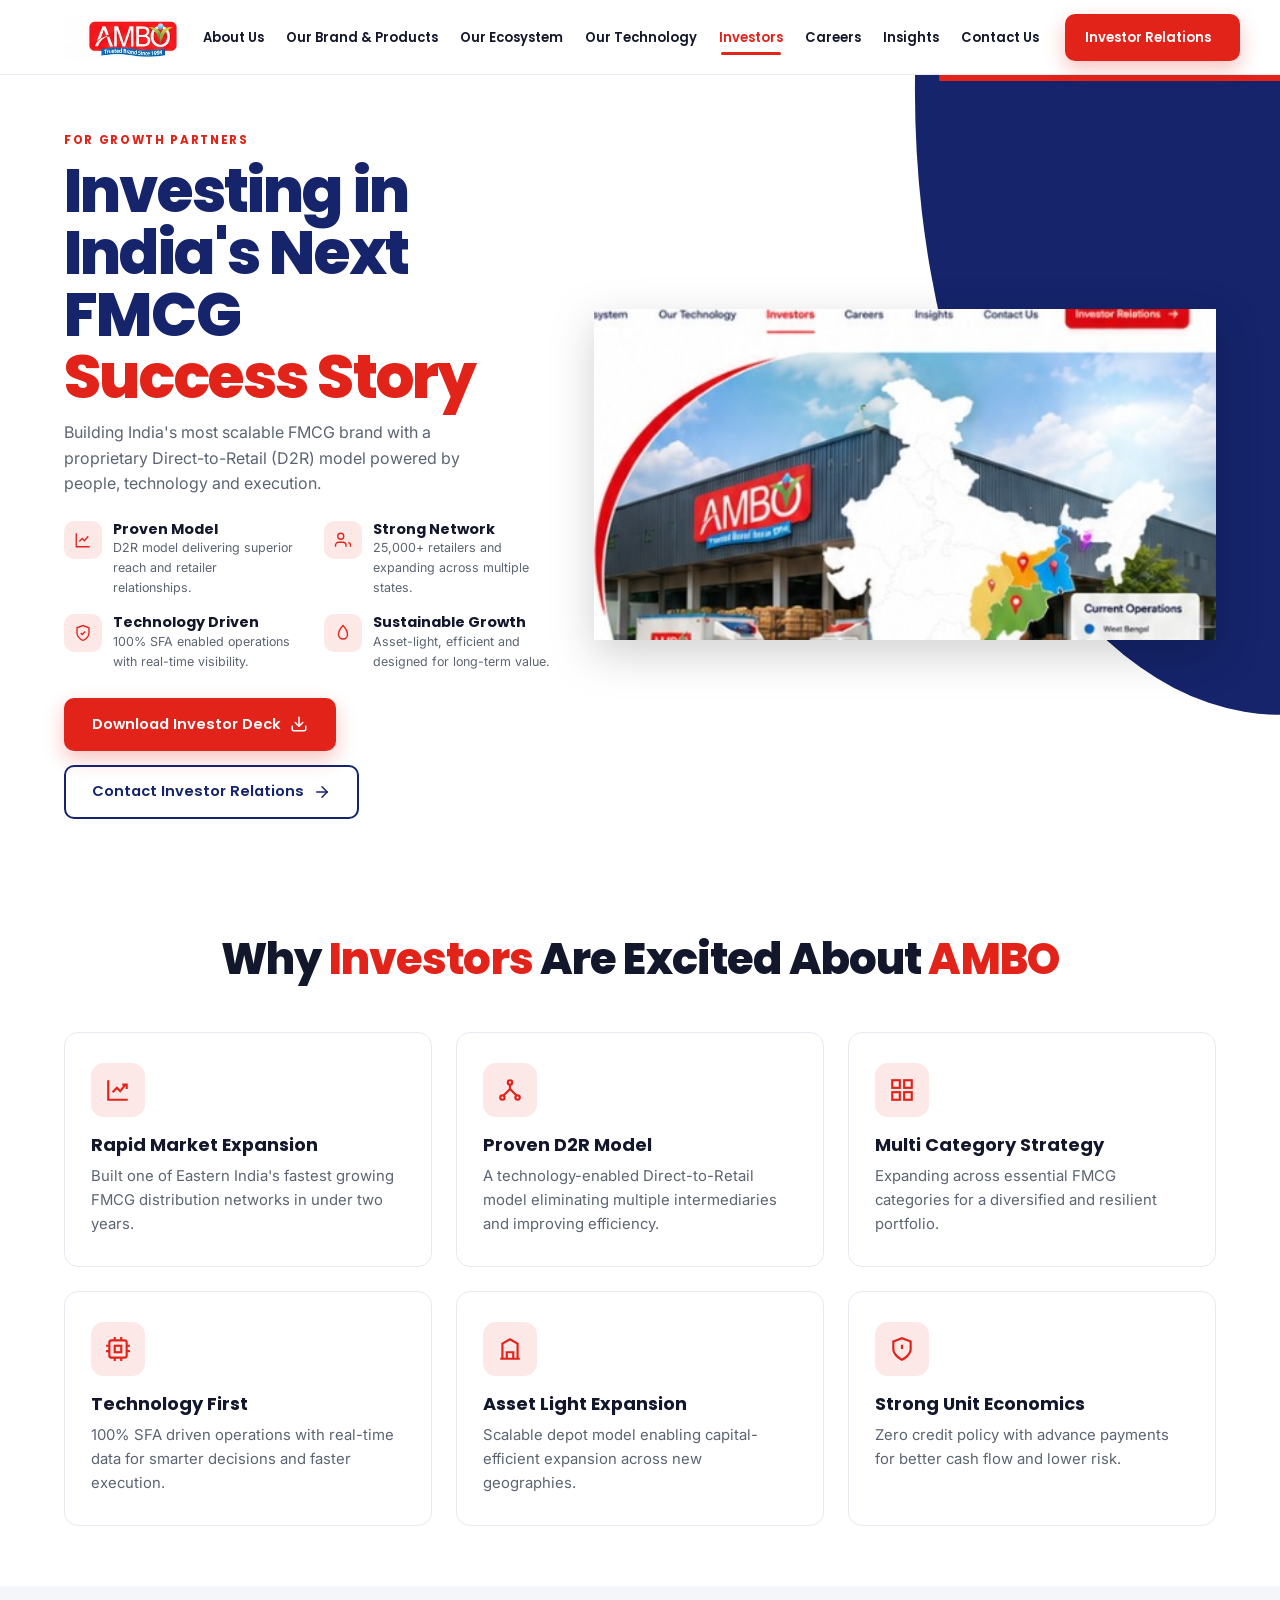
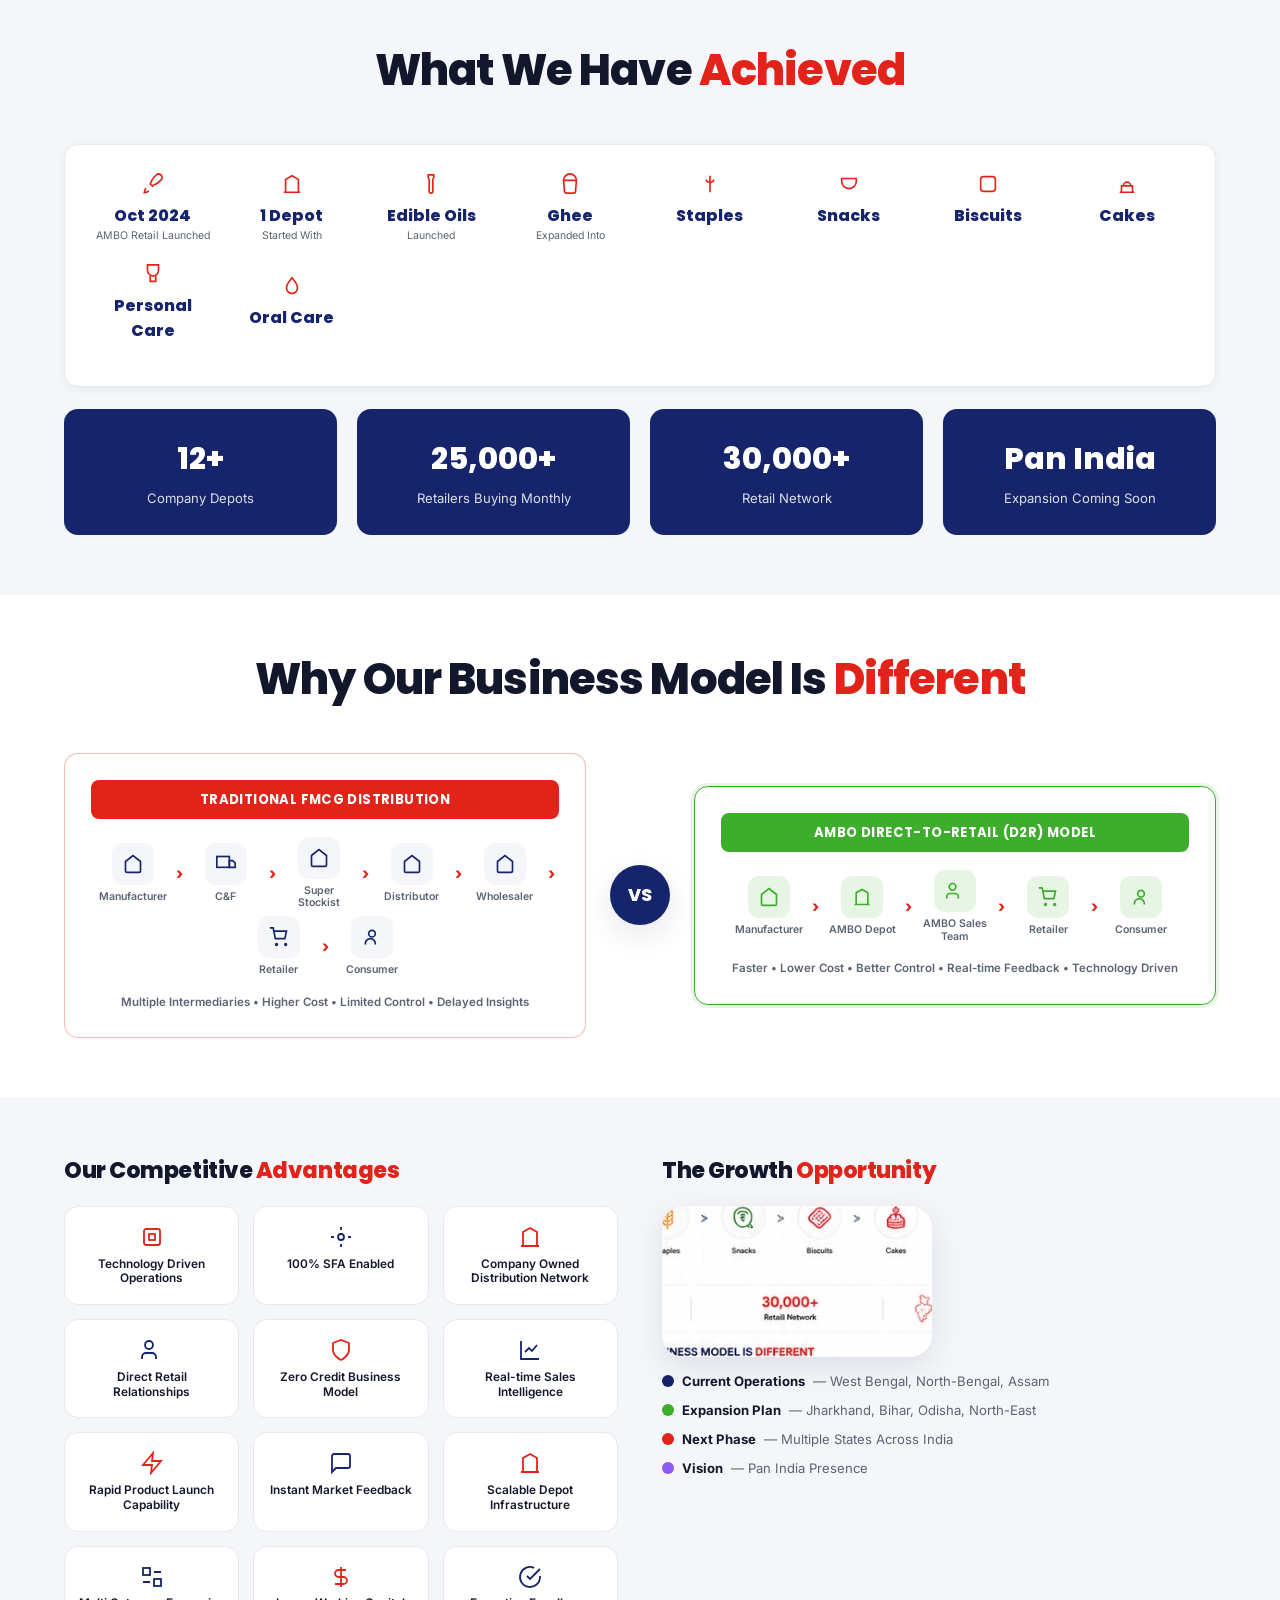
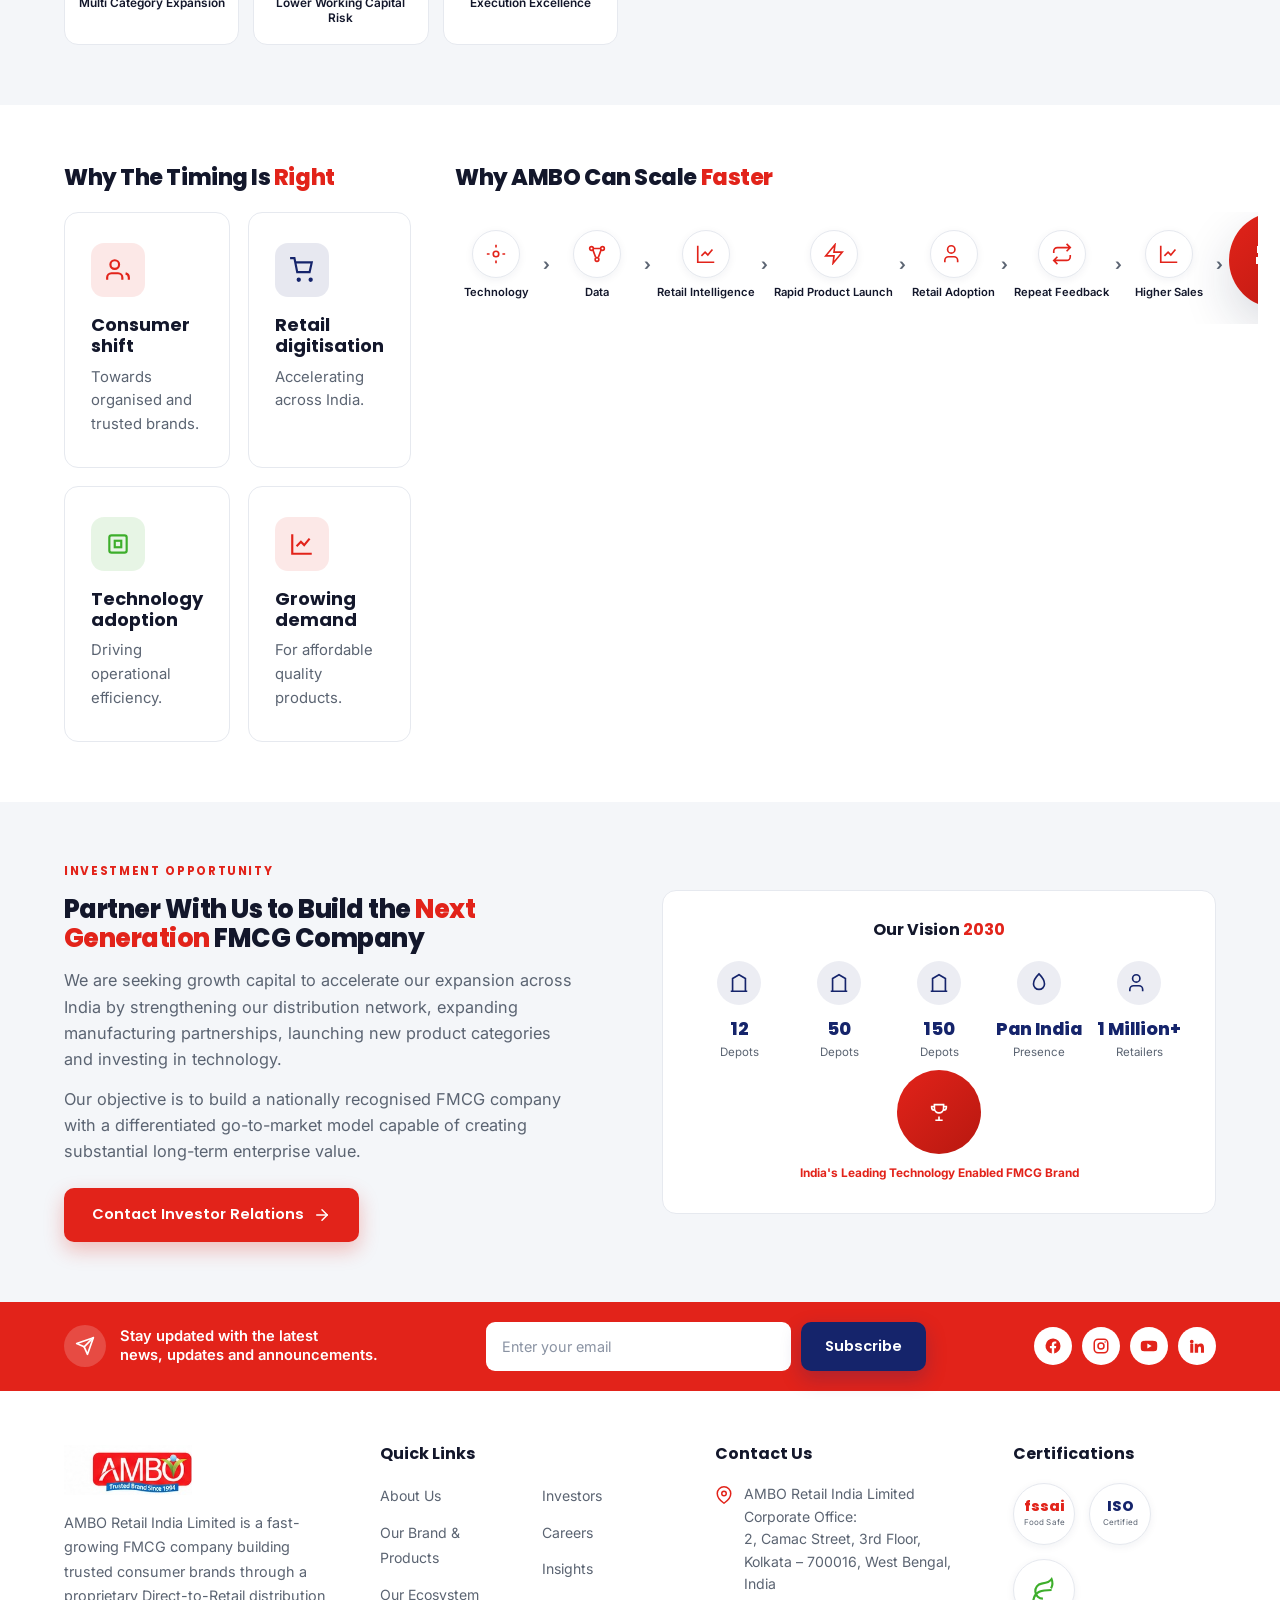
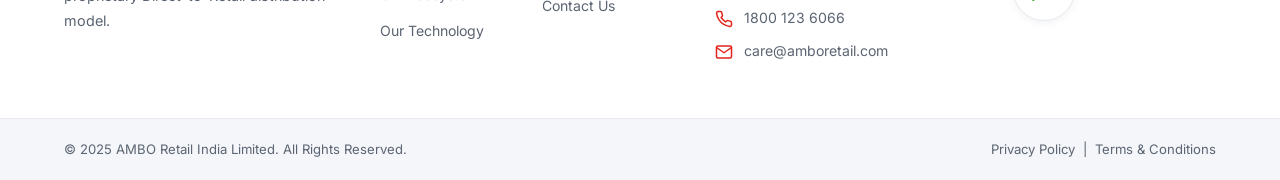
<file: investors.html>
<!DOCTYPE html>
<html lang="en">
<head>
  <meta charset="UTF-8">
  <meta name="viewport" content="width=device-width, initial-scale=1.0">
  <title>Investors — AMBO Retail India</title>
  <meta name="description" content="Investing in India's next FMCG success story — a scalable Direct-to-Retail FMCG brand powered by people, technology and execution.">
  <link rel="icon" type="image/png" href="img/logo/favicon.png">
  <link rel="preconnect" href="https://fonts.googleapis.com">
  <link rel="preconnect" href="https://fonts.gstatic.com" crossorigin>
  <link href="https://fonts.googleapis.com/css2?family=Poppins:wght@500;600;700;800&family=Inter:wght@400;500;600;700&display=swap" rel="stylesheet">
  <link rel="stylesheet" href="css/style.css">
</head>
<body>
  <div id="site-header" data-active="investors"></div>

  <!-- ============ HERO ============ -->
  <section class="hero prod">
    <div class="hero-bg"></div>
    <div class="container">
      <div class="hero-grid">
        <div class="hero-copy reveal">
          <div class="eyebrow">For Growth Partners</div>
          <h1 class="h-stack">
            <span class="t-navy">Investing in</span>
            <span class="t-navy">India's Next FMCG</span>
            <span class="red">Success Story</span>
          </h1>
          <p class="desc">Building India's most scalable FMCG brand with a proprietary Direct-to-Retail (D2R) model powered by people, technology and execution.</p>
          <div class="hero-mini">
            <div class="hm"><span class="mi"><svg viewBox="0 0 24 24" fill="none" stroke="currentColor" stroke-width="1.8"><path d="M3 3v18h18"/><path d="M7 14l4-4 3 3 5-6"/></svg></span><div><h5>Proven Model</h5><p>D2R model delivering superior reach and retailer relationships.</p></div></div>
            <div class="hm"><span class="mi"><svg viewBox="0 0 24 24" fill="none" stroke="currentColor" stroke-width="1.8"><path d="M16 21v-2a4 4 0 0 0-4-4H6a4 4 0 0 0-4 4v2"/><circle cx="9" cy="7" r="4"/><path d="M22 21v-2a4 4 0 0 0-3-3.87"/></svg></span><div><h5>Strong Network</h5><p>25,000+ retailers and expanding across multiple states.</p></div></div>
            <div class="hm"><span class="mi"><svg viewBox="0 0 24 24" fill="none" stroke="currentColor" stroke-width="1.8"><path d="M12 22s8-4 8-10V5l-8-3-8 3v7c0 6 8 10 8 10z"/><path d="M9 12l2 2 4-4"/></svg></span><div><h5>Technology Driven</h5><p>100% SFA enabled operations with real-time visibility.</p></div></div>
            <div class="hm"><span class="mi"><svg viewBox="0 0 24 24" fill="none" stroke="currentColor" stroke-width="1.8"><path d="M12 2C7 7 6 11 6 14a6 6 0 0 0 12 0c0-3-1-7-6-12z"/></svg></span><div><h5>Sustainable Growth</h5><p>Asset-light, efficient and designed for long-term value.</p></div></div>
          </div>
          <div class="hero-cta">
            <a href="#" class="btn btn-red">Download Investor Deck <svg class="arr" viewBox="0 0 24 24" width="18" height="18" fill="none" stroke="currentColor" stroke-width="2" stroke-linecap="round" stroke-linejoin="round"><path d="M21 15v4a2 2 0 0 1-2 2H5a2 2 0 0 1-2-2v-4"/><polyline points="7 10 12 15 17 10"/><line x1="12" y1="15" x2="12" y2="3"/></svg></a>
            <a href="contact.html" class="btn btn-outline">Contact Investor Relations <svg class="arr" viewBox="0 0 24 24" width="18" height="18" fill="none" stroke="currentColor" stroke-width="2" stroke-linecap="round" stroke-linejoin="round"><line x1="5" y1="12" x2="19" y2="12"/><polyline points="12 5 19 12 12 19"/></svg></a>
          </div>
        </div>
        <div class="hero-visual reveal">
          <img src="img/extracted/inv-map.png" alt="AMBO operations and expansion map across India">
        </div>
      </div>
    </div>
  </section>

  <!-- ============ WHY INVESTORS ARE EXCITED ============ -->
  <section class="section">
    <div class="container">
      <div class="section-head text-center reveal">
        <h2 class="section-title">Why <span class="red">Investors</span> Are Excited About <span class="red">AMBO</span></h2>
      </div>
      <div class="feature-grid reveal">
        <div class="card"><div class="ic"><svg viewBox="0 0 24 24" fill="none" stroke="currentColor" stroke-width="2"><path d="M3 3v18h18"/><path d="M7 14l4-4 3 3 5-6"/><polyline points="16 7 20 7 20 11"/></svg></div><h3>Rapid Market Expansion</h3><p>Built one of Eastern India's fastest growing FMCG distribution networks in under two years.</p></div>
        <div class="card"><div class="ic"><svg viewBox="0 0 24 24" fill="none" stroke="currentColor" stroke-width="2"><circle cx="12" cy="5" r="2"/><circle cx="5" cy="19" r="2"/><circle cx="19" cy="19" r="2"/><path d="M12 7v4M12 11l-6 6M12 11l6 6"/></svg></div><h3>Proven D2R Model</h3><p>A technology-enabled Direct-to-Retail model eliminating multiple intermediaries and improving efficiency.</p></div>
        <div class="card"><div class="ic"><svg viewBox="0 0 24 24" fill="none" stroke="currentColor" stroke-width="2"><rect x="3" y="3" width="7" height="7"/><rect x="14" y="3" width="7" height="7"/><rect x="14" y="14" width="7" height="7"/><rect x="3" y="14" width="7" height="7"/></svg></div><h3>Multi Category Strategy</h3><p>Expanding across essential FMCG categories for a diversified and resilient portfolio.</p></div>
        <div class="card"><div class="ic"><svg viewBox="0 0 24 24" fill="none" stroke="currentColor" stroke-width="2"><rect x="4" y="4" width="16" height="16" rx="2"/><rect x="9" y="9" width="6" height="6"/><path d="M9 1v3M15 1v3M9 20v3M15 20v3M20 9h3M20 14h3M1 9h3M1 14h3"/></svg></div><h3>Technology First</h3><p>100% SFA driven operations with real-time data for smarter decisions and faster execution.</p></div>
        <div class="card"><div class="ic"><svg viewBox="0 0 24 24" fill="none" stroke="currentColor" stroke-width="2"><path d="M3 21h18M5 21V7l7-4 7 4v14M9 21v-6h6v6"/></svg></div><h3>Asset Light Expansion</h3><p>Scalable depot model enabling capital-efficient expansion across new geographies.</p></div>
        <div class="card"><div class="ic"><svg viewBox="0 0 24 24" fill="none" stroke="currentColor" stroke-width="2"><path d="M12 22s8-4 8-10V5l-8-3-8 3v7c0 6 8 10 8 10z"/><path d="M12 8v4M12 15h.01"/></svg></div><h3>Strong Unit Economics</h3><p>Zero credit policy with advance payments for better cash flow and lower risk.</p></div>
      </div>
    </div>
  </section>

  <!-- ============ WHAT WE HAVE ACHIEVED ============ -->
  <section class="section bg-soft">
    <div class="container">
      <div class="section-head text-center reveal">
        <h2 class="section-title">What We Have <span class="red">Achieved</span></h2>
      </div>
      <div class="achieved reveal">
        <div class="ai"><span class="ic"><svg viewBox="0 0 24 24" fill="none" stroke="currentColor" stroke-width="1.8"><path d="M4.5 16.5c-1.5 1.3-2 5-2 5s3.7-.5 5-2M12 15l-3-3a22 22 0 0 1 8-11c3 0 5 2 5 5a22 22 0 0 1-11 8z"/></svg></span><div class="v">Oct 2024</div><small>AMBO Retail Launched</small></div>
        <div class="ai"><span class="ic"><svg viewBox="0 0 24 24" fill="none" stroke="currentColor" stroke-width="1.8"><path d="M3 21h18M5 21V7l7-4 7 4v14"/></svg></span><div class="v">1 Depot</div><small>Started With</small></div>
        <div class="ai"><span class="ic"><svg viewBox="0 0 24 24" fill="none" stroke="currentColor" stroke-width="1.8"><path d="M9 2h6v3l-1 2v13a2 2 0 0 1-2 2 2 2 0 0 1-2-2V7L9 5z"/></svg></span><div class="v">Edible Oils</div><small>Launched</small></div>
        <div class="ai"><span class="ic"><svg viewBox="0 0 24 24" fill="none" stroke="currentColor" stroke-width="1.8"><path d="M5 8h14l-1 12a2 2 0 0 1-2 2H8a2 2 0 0 1-2-2z"/><path d="M5 8a7 7 0 0 1 14 0"/></svg></span><div class="v">Ghee</div><small>Expanded Into</small></div>
        <div class="ai"><span class="ic"><svg viewBox="0 0 24 24" fill="none" stroke="currentColor" stroke-width="1.8"><path d="M12 3v18M8 7c0 4 8 4 8 0"/></svg></span><div class="v">Staples</div><small>&nbsp;</small></div>
        <div class="ai"><span class="ic"><svg viewBox="0 0 24 24" fill="none" stroke="currentColor" stroke-width="1.8"><path d="M4 6h16v3a8 8 0 0 1-16 0z"/></svg></span><div class="v">Snacks</div><small>&nbsp;</small></div>
        <div class="ai"><span class="ic"><svg viewBox="0 0 24 24" fill="none" stroke="currentColor" stroke-width="1.8"><rect x="4" y="4" width="16" height="16" rx="3"/><path d="M8 8h.01M12 8h.01"/></svg></span><div class="v">Biscuits</div><small>&nbsp;</small></div>
        <div class="ai"><span class="ic"><svg viewBox="0 0 24 24" fill="none" stroke="currentColor" stroke-width="1.8"><path d="M4 21h16M6 21v-7h12v7M8 14a4 4 0 0 1 8 0"/></svg></span><div class="v">Cakes</div><small>&nbsp;</small></div>
        <div class="ai"><span class="ic"><svg viewBox="0 0 24 24" fill="none" stroke="currentColor" stroke-width="1.8"><path d="M6 2h12v6a6 6 0 0 1-12 0z"/><path d="M9 14v6h6v-6"/></svg></span><div class="v">Personal Care</div><small>&nbsp;</small></div>
        <div class="ai"><span class="ic"><svg viewBox="0 0 24 24" fill="none" stroke="currentColor" stroke-width="1.8"><path d="M12 2c-3 4-6 6-6 11a6 6 0 0 0 12 0c0-5-3-7-6-11z"/></svg></span><div class="v">Oral Care</div><small>&nbsp;</small></div>
      </div>
      <div class="big3 reveal" style="grid-template-columns:repeat(4,1fr)">
        <div class="b3"><div class="v">12+</div><small>Company Depots</small></div>
        <div class="b3"><div class="v">25,000+</div><small>Retailers Buying Monthly</small></div>
        <div class="b3"><div class="v">30,000+</div><small>Retail Network</small></div>
        <div class="b3"><div class="v">Pan India</div><small>Expansion Coming Soon</small></div>
      </div>
    </div>
  </section>

  <!-- ============ WHY OUR BUSINESS MODEL IS DIFFERENT ============ -->
  <section class="section">
    <div class="container">
      <div class="section-head text-center reveal">
        <h2 class="section-title">Why Our Business Model Is <span class="red">Different</span></h2>
      </div>
      <div class="d2r reveal">
        <div class="flow-box trad">
          <div class="fb-head red">TRADITIONAL FMCG DISTRIBUTION</div>
          <div class="flow">
            <div class="node"><span class="nc"><svg viewBox="0 0 24 24" fill="none" stroke="currentColor" stroke-width="2"><path d="M3 9l9-7 9 7v11a2 2 0 0 1-2 2H5a2 2 0 0 1-2-2z"/></svg></span><small>Manufacturer</small></div>
            <span class="sep">›</span>
            <div class="node"><span class="nc"><svg viewBox="0 0 24 24" fill="none" stroke="currentColor" stroke-width="2"><rect x="1" y="3" width="15" height="13"/><path d="M16 8h4l3 3v5h-7z"/></svg></span><small>C&amp;F</small></div>
            <span class="sep">›</span>
            <div class="node"><span class="nc"><svg viewBox="0 0 24 24" fill="none" stroke="currentColor" stroke-width="2"><path d="M3 9l9-7 9 7v11a2 2 0 0 1-2 2H5a2 2 0 0 1-2-2z"/></svg></span><small>Super Stockist</small></div>
            <span class="sep">›</span>
            <div class="node"><span class="nc"><svg viewBox="0 0 24 24" fill="none" stroke="currentColor" stroke-width="2"><path d="M3 9l9-7 9 7v11a2 2 0 0 1-2 2H5a2 2 0 0 1-2-2z"/></svg></span><small>Distributor</small></div>
            <span class="sep">›</span>
            <div class="node"><span class="nc"><svg viewBox="0 0 24 24" fill="none" stroke="currentColor" stroke-width="2"><path d="M3 9l9-7 9 7v11a2 2 0 0 1-2 2H5a2 2 0 0 1-2-2z"/></svg></span><small>Wholesaler</small></div>
            <span class="sep">›</span>
            <div class="node"><span class="nc"><svg viewBox="0 0 24 24" fill="none" stroke="currentColor" stroke-width="2"><circle cx="9" cy="21" r="1"/><circle cx="20" cy="21" r="1"/><path d="M1 1h4l2.6 13H19l2-9H6"/></svg></span><small>Retailer</small></div>
            <span class="sep">›</span>
            <div class="node"><span class="nc"><svg viewBox="0 0 24 24" fill="none" stroke="currentColor" stroke-width="2"><circle cx="12" cy="8" r="4"/><path d="M4 21v-1a6 6 0 0 1 12 0v1"/></svg></span><small>Consumer</small></div>
          </div>
          <div class="fb-tags">Multiple Intermediaries • Higher Cost • Limited Control • Delayed Insights</div>
        </div>
        <div class="vs">VS</div>
        <div class="flow-box win">
          <div class="fb-head green">AMBO DIRECT-TO-RETAIL (D2R) MODEL</div>
          <div class="flow win">
            <div class="node"><span class="nc"><svg viewBox="0 0 24 24" fill="none" stroke="currentColor" stroke-width="2"><path d="M3 9l9-7 9 7v11a2 2 0 0 1-2 2H5a2 2 0 0 1-2-2z"/></svg></span><small>Manufacturer</small></div>
            <span class="sep">›</span>
            <div class="node"><span class="nc"><svg viewBox="0 0 24 24" fill="none" stroke="currentColor" stroke-width="2"><path d="M3 21h18M5 21V7l7-4 7 4v14"/></svg></span><small>AMBO Depot</small></div>
            <span class="sep">›</span>
            <div class="node"><span class="nc"><svg viewBox="0 0 24 24" fill="none" stroke="currentColor" stroke-width="2"><path d="M16 21v-2a4 4 0 0 0-4-4H6a4 4 0 0 0-4 4v2"/><circle cx="9" cy="7" r="4"/></svg></span><small>AMBO Sales Team</small></div>
            <span class="sep">›</span>
            <div class="node"><span class="nc"><svg viewBox="0 0 24 24" fill="none" stroke="currentColor" stroke-width="2"><circle cx="9" cy="21" r="1"/><circle cx="20" cy="21" r="1"/><path d="M1 1h4l2.6 13H19l2-9H6"/></svg></span><small>Retailer</small></div>
            <span class="sep">›</span>
            <div class="node"><span class="nc"><svg viewBox="0 0 24 24" fill="none" stroke="currentColor" stroke-width="2"><circle cx="12" cy="8" r="4"/><path d="M4 21v-1a6 6 0 0 1 12 0v1"/></svg></span><small>Consumer</small></div>
          </div>
          <div class="fb-tags">Faster • Lower Cost • Better Control • Real-time Feedback • Technology Driven</div>
        </div>
      </div>
    </div>
  </section>

  <!-- ============ COMPETITIVE ADVANTAGES + GROWTH OPPORTUNITY ============ -->
  <section class="section bg-soft">
    <div class="container">
      <div class="split" style="align-items:flex-start;gap:44px">
        <div class="reveal">
          <h3 class="section-title" style="font-size:1.4rem;margin-bottom:22px">Our Competitive <span class="red">Advantages</span></h3>
          <div class="adv-grid" style="grid-template-columns:repeat(3,1fr)">
            <div class="adv"><span class="ic"><svg viewBox="0 0 24 24" fill="none" stroke="currentColor" stroke-width="1.8"><rect x="4" y="4" width="16" height="16" rx="2"/><rect x="9" y="9" width="6" height="6"/></svg></span><small>Technology Driven Operations</small></div>
            <div class="adv"><span class="ic"><svg viewBox="0 0 24 24" fill="none" stroke="currentColor" stroke-width="1.8"><circle cx="12" cy="12" r="3"/><path d="M12 2v3M12 19v3M2 12h3M19 12h3"/></svg></span><small>100% SFA Enabled</small></div>
            <div class="adv"><span class="ic"><svg viewBox="0 0 24 24" fill="none" stroke="currentColor" stroke-width="1.8"><path d="M3 21h18M5 21V7l7-4 7 4v14"/></svg></span><small>Company Owned Distribution Network</small></div>
            <div class="adv"><span class="ic"><svg viewBox="0 0 24 24" fill="none" stroke="currentColor" stroke-width="1.8"><path d="M16 21v-2a4 4 0 0 0-4-4H6a4 4 0 0 0-4 4v2"/><circle cx="9" cy="7" r="4"/></svg></span><small>Direct Retail Relationships</small></div>
            <div class="adv"><span class="ic"><svg viewBox="0 0 24 24" fill="none" stroke="currentColor" stroke-width="1.8"><path d="M12 22s8-4 8-10V5l-8-3-8 3v7c0 6 8 10 8 10z"/></svg></span><small>Zero Credit Business Model</small></div>
            <div class="adv"><span class="ic"><svg viewBox="0 0 24 24" fill="none" stroke="currentColor" stroke-width="1.8"><path d="M3 3v18h18M7 14l4-4 3 3 5-6"/></svg></span><small>Real-time Sales Intelligence</small></div>
            <div class="adv"><span class="ic"><svg viewBox="0 0 24 24" fill="none" stroke="currentColor" stroke-width="1.8"><path d="M13 2L3 14h9l-1 8 10-12h-9z"/></svg></span><small>Rapid Product Launch Capability</small></div>
            <div class="adv"><span class="ic"><svg viewBox="0 0 24 24" fill="none" stroke="currentColor" stroke-width="1.8"><path d="M21 15a2 2 0 0 1-2 2H7l-4 4V5a2 2 0 0 1 2-2h14a2 2 0 0 1 2 2z"/></svg></span><small>Instant Market Feedback</small></div>
            <div class="adv"><span class="ic"><svg viewBox="0 0 24 24" fill="none" stroke="currentColor" stroke-width="1.8"><path d="M3 21h18M5 21V7l7-4 7 4v14"/></svg></span><small>Scalable Depot Infrastructure</small></div>
            <div class="adv"><span class="ic"><svg viewBox="0 0 24 24" fill="none" stroke="currentColor" stroke-width="1.8"><rect x="3" y="3" width="7" height="7"/><rect x="14" y="14" width="7" height="7"/><path d="M14 7h7M3 17h7"/></svg></span><small>Multi Category Expansion</small></div>
            <div class="adv"><span class="ic"><svg viewBox="0 0 24 24" fill="none" stroke="currentColor" stroke-width="1.8"><path d="M12 2v20M17 5H9.5a3.5 3.5 0 0 0 0 7h5a3.5 3.5 0 0 1 0 7H6"/></svg></span><small>Lower Working Capital Risk</small></div>
            <div class="adv"><span class="ic"><svg viewBox="0 0 24 24" fill="none" stroke="currentColor" stroke-width="1.8"><path d="M22 11.08V12a10 10 0 1 1-5.93-9.14"/><polyline points="22 4 12 14.01 9 11.01"/></svg></span><small>Execution Excellence</small></div>
          </div>
        </div>
        <div class="reveal">
          <h3 class="section-title" style="font-size:1.4rem;margin-bottom:22px">The Growth <span class="red">Opportunity</span></h3>
          <div class="map-callout"><img src="img/extracted/inv-map2.png" alt="AMBO growth opportunity across Indian states"></div>
          <div class="legend">
            <div class="lg"><span class="dot" style="background:var(--navy)"></span><b style="color:var(--ink)">Current Operations</b> — West Bengal, North-Bengal, Assam</div>
            <div class="lg"><span class="dot" style="background:var(--green)"></span><b style="color:var(--ink)">Expansion Plan</b> — Jharkhand, Bihar, Odisha, North-East</div>
            <div class="lg"><span class="dot" style="background:var(--red)"></span><b style="color:var(--ink)">Next Phase</b> — Multiple States Across India</div>
            <div class="lg"><span class="dot" style="background:#8b5cf6"></span><b style="color:var(--ink)">Vision</b> — Pan India Presence</div>
          </div>
        </div>
      </div>
    </div>
  </section>

  <!-- ============ TIMING + SCALE FASTER ============ -->
  <section class="section">
    <div class="container">
      <div class="split" style="align-items:flex-start;gap:44px">
        <div class="reveal">
          <h3 class="section-title" style="font-size:1.4rem;margin-bottom:22px">Why The Timing Is <span class="red">Right</span></h3>
          <div class="feature-grid" style="grid-template-columns:1fr 1fr;gap:18px">
            <div class="card"><div class="ic"><svg viewBox="0 0 24 24" fill="none" stroke="currentColor" stroke-width="2"><path d="M16 21v-2a4 4 0 0 0-4-4H6a4 4 0 0 0-4 4v2"/><circle cx="9" cy="7" r="4"/><path d="M22 21v-2a4 4 0 0 0-3-3.87"/></svg></div><h3>Consumer shift</h3><p>Towards organised and trusted brands.</p></div>
            <div class="card navy-ic"><div class="ic"><svg viewBox="0 0 24 24" fill="none" stroke="currentColor" stroke-width="2"><circle cx="9" cy="21" r="1"/><circle cx="20" cy="21" r="1"/><path d="M1 1h4l2.6 13H19l2-9H6"/></svg></div><h3>Retail digitisation</h3><p>Accelerating across India.</p></div>
            <div class="card green-ic"><div class="ic"><svg viewBox="0 0 24 24" fill="none" stroke="currentColor" stroke-width="2"><rect x="4" y="4" width="16" height="16" rx="2"/><rect x="9" y="9" width="6" height="6"/></svg></div><h3>Technology adoption</h3><p>Driving operational efficiency.</p></div>
            <div class="card"><div class="ic"><svg viewBox="0 0 24 24" fill="none" stroke="currentColor" stroke-width="2"><path d="M3 3v18h18M7 14l4-4 3 3 5-6"/></svg></div><h3>Growing demand</h3><p>For affordable quality products.</p></div>
          </div>
        </div>
        <div class="reveal">
          <h3 class="section-title" style="font-size:1.4rem;margin-bottom:22px">Why AMBO Can Scale <span class="red">Faster</span></h3>
          <div class="scale-flow">
            <div class="sf"><span class="ic"><svg viewBox="0 0 24 24" fill="none" stroke="currentColor" stroke-width="1.8"><circle cx="12" cy="12" r="3"/><path d="M12 2v3M12 19v3M2 12h3M19 12h3"/></svg></span><small>Technology</small></div>
            <span class="sep">›</span>
            <div class="sf"><span class="ic"><svg viewBox="0 0 24 24" fill="none" stroke="currentColor" stroke-width="1.8"><circle cx="6" cy="6" r="2"/><circle cx="18" cy="6" r="2"/><circle cx="12" cy="18" r="2"/><path d="M8 6h8M7.5 7.5l3 8M16.5 7.5l-3 8"/></svg></span><small>Data</small></div>
            <span class="sep">›</span>
            <div class="sf"><span class="ic"><svg viewBox="0 0 24 24" fill="none" stroke="currentColor" stroke-width="1.8"><path d="M3 3v18h18M7 14l4-4 3 3 5-6"/></svg></span><small>Retail Intelligence</small></div>
            <span class="sep">›</span>
            <div class="sf"><span class="ic"><svg viewBox="0 0 24 24" fill="none" stroke="currentColor" stroke-width="1.8"><path d="M13 2L3 14h9l-1 8 10-12h-9z"/></svg></span><small>Rapid Product Launch</small></div>
            <span class="sep">›</span>
            <div class="sf"><span class="ic"><svg viewBox="0 0 24 24" fill="none" stroke="currentColor" stroke-width="1.8"><path d="M16 21v-2a4 4 0 0 0-4-4H6a4 4 0 0 0-4 4v2"/><circle cx="9" cy="7" r="4"/></svg></span><small>Retail Adoption</small></div>
            <span class="sep">›</span>
            <div class="sf"><span class="ic"><svg viewBox="0 0 24 24" fill="none" stroke="currentColor" stroke-width="1.8"><path d="M17 1l4 4-4 4M3 11V9a4 4 0 0 1 4-4h14M7 23l-4-4 4-4M21 13v2a4 4 0 0 1-4 4H3"/></svg></span><small>Repeat Feedback</small></div>
            <span class="sep">›</span>
            <div class="sf"><span class="ic"><svg viewBox="0 0 24 24" fill="none" stroke="currentColor" stroke-width="1.8"><path d="M3 3v18h18M7 14l4-4 3 3 5-6"/></svg></span><small>Higher Sales</small></div>
            <span class="sep">›</span>
            <div class="sf final"><span class="ic">Higher Market Share</span></div>
          </div>
        </div>
      </div>
    </div>
  </section>

  <!-- ============ INVESTMENT OPPORTUNITY + VISION 2030 ============ -->
  <section class="section bg-soft">
    <div class="container">
      <div class="split" style="align-items:center;gap:44px">
        <div class="reveal">
          <div class="eyebrow">Investment Opportunity</div>
          <h2 class="section-title" style="font-size:1.6rem">Partner With Us to Build the <span class="red">Next Generation</span> FMCG Company</h2>
          <p class="section-sub" style="margin:14px 0 14px;max-width:520px">We are seeking growth capital to accelerate our expansion across India by strengthening our distribution network, expanding manufacturing partnerships, launching new product categories and investing in technology.</p>
          <p class="section-sub" style="margin:0;max-width:520px">Our objective is to build a nationally recognised FMCG company with a differentiated go-to-market model capable of creating substantial long-term enterprise value.</p>
          <a href="contact.html" class="btn btn-red" style="margin-top:24px">Contact Investor Relations <svg class="arr" viewBox="0 0 24 24" width="18" height="18" fill="none" stroke="currentColor" stroke-width="2" stroke-linecap="round" stroke-linejoin="round"><line x1="5" y1="12" x2="19" y2="12"/><polyline points="12 5 19 12 12 19"/></svg></a>
        </div>
        <div class="reveal">
          <div class="card" style="padding:30px">
            <h4 style="text-align:center;margin-bottom:22px">Our Vision <span class="red">2030</span></h4>
            <div class="vision2030">
              <div class="vp"><span class="dot"><svg viewBox="0 0 24 24" fill="none" stroke="currentColor" stroke-width="1.8"><path d="M3 21h18M5 21V7l7-4 7 4v14"/></svg></span><div class="v">12</div><small>Depots</small></div>
              <div class="vp"><span class="dot"><svg viewBox="0 0 24 24" fill="none" stroke="currentColor" stroke-width="1.8"><path d="M3 21h18M5 21V7l7-4 7 4v14"/></svg></span><div class="v">50</div><small>Depots</small></div>
              <div class="vp"><span class="dot"><svg viewBox="0 0 24 24" fill="none" stroke="currentColor" stroke-width="1.8"><path d="M3 21h18M5 21V7l7-4 7 4v14"/></svg></span><div class="v">150</div><small>Depots</small></div>
              <div class="vp"><span class="dot"><svg viewBox="0 0 24 24" fill="none" stroke="currentColor" stroke-width="1.8"><path d="M12 2c-4 4-6 7-6 11a6 6 0 0 0 12 0c0-4-2-7-6-11z"/></svg></span><div class="v">Pan India</div><small>Presence</small></div>
              <div class="vp"><span class="dot"><svg viewBox="0 0 24 24" fill="none" stroke="currentColor" stroke-width="1.8"><path d="M16 21v-2a4 4 0 0 0-4-4H6a4 4 0 0 0-4 4v2"/><circle cx="9" cy="7" r="4"/></svg></span><div class="v">1 Million+</div><small>Retailers</small></div>
              <div class="vp final"><span class="dot"><svg viewBox="0 0 24 24" fill="none" stroke="currentColor" stroke-width="1.8"><path d="M8 21h8M12 17v4M7 4h10v4a5 5 0 0 1-10 0zM7 6H4v1a3 3 0 0 0 3 3M17 6h3v1a3 3 0 0 1-3 3"/></svg></span><small>India's Leading Technology Enabled FMCG Brand</small></div>
            </div>
          </div>
        </div>
      </div>
    </div>
  </section>

  <div id="site-footer"></div>
  <script src="js/main.js"></script>
</body>
</html>
</file>
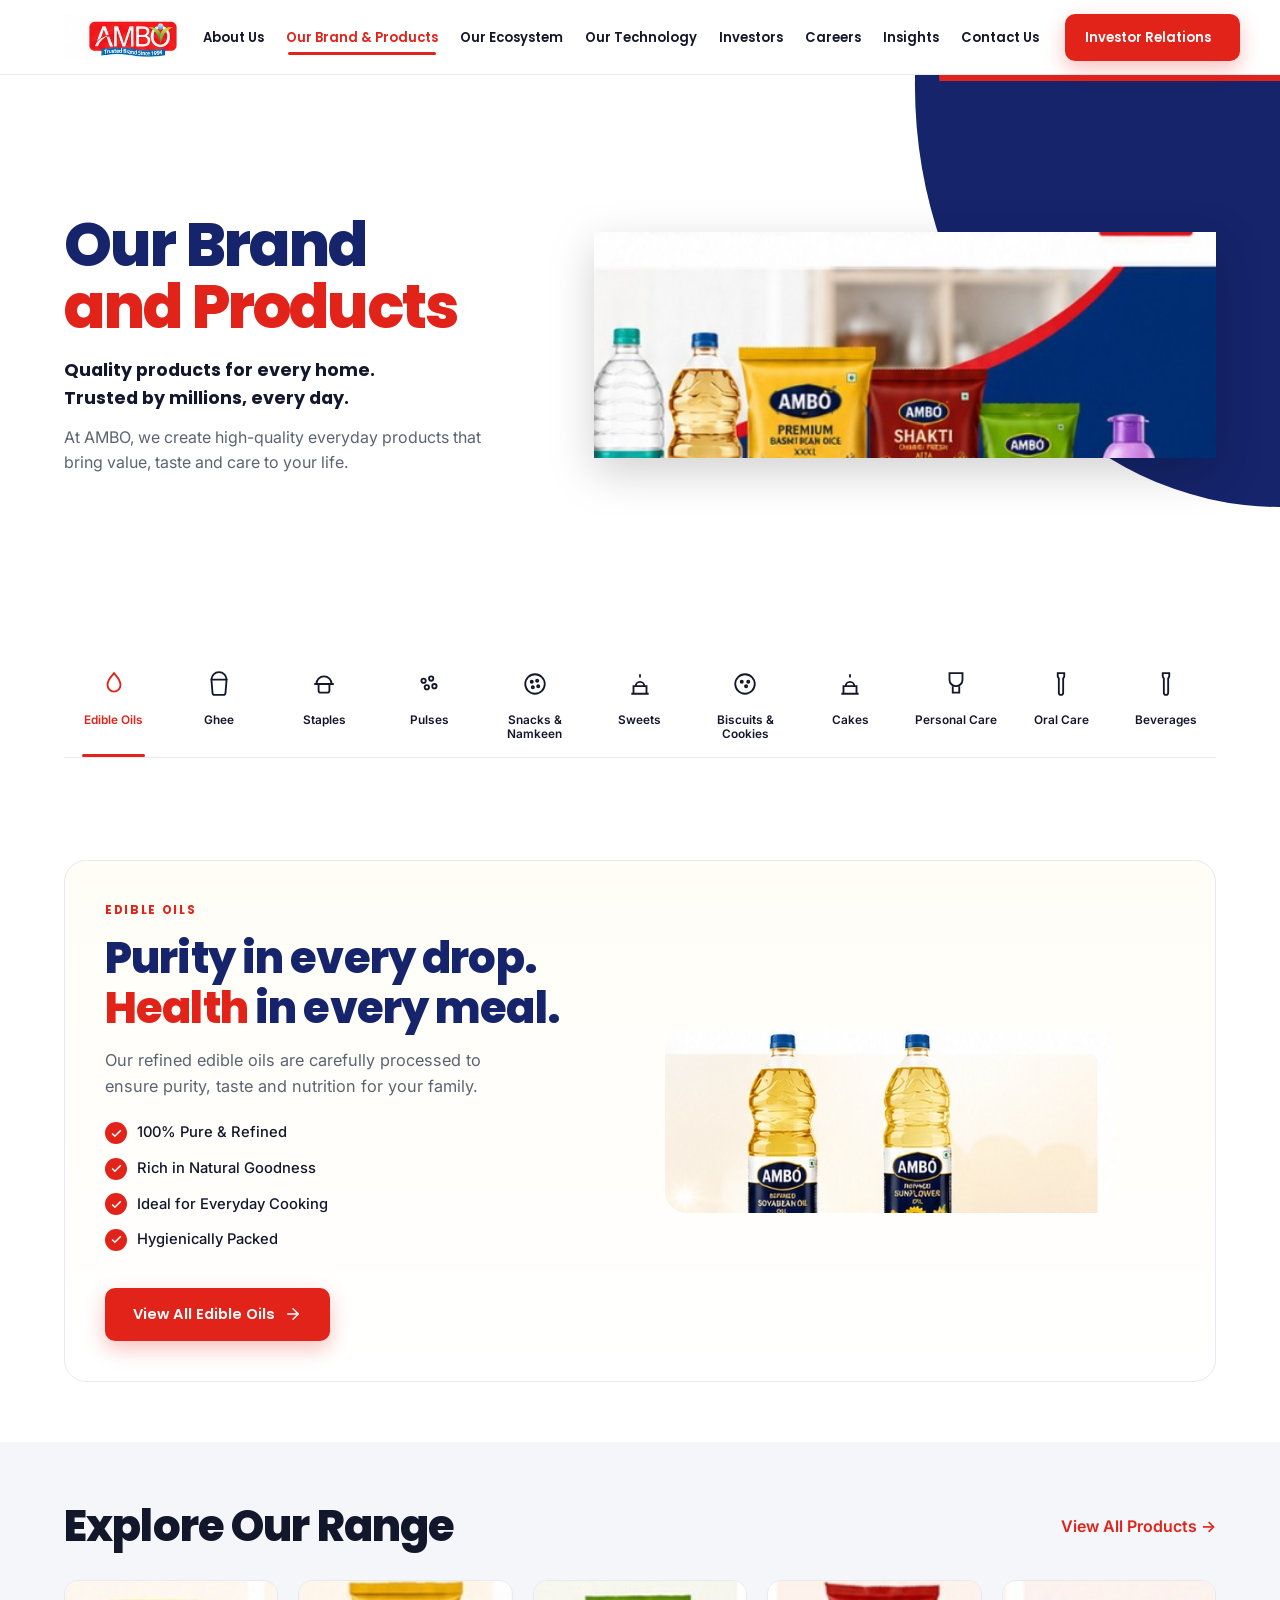
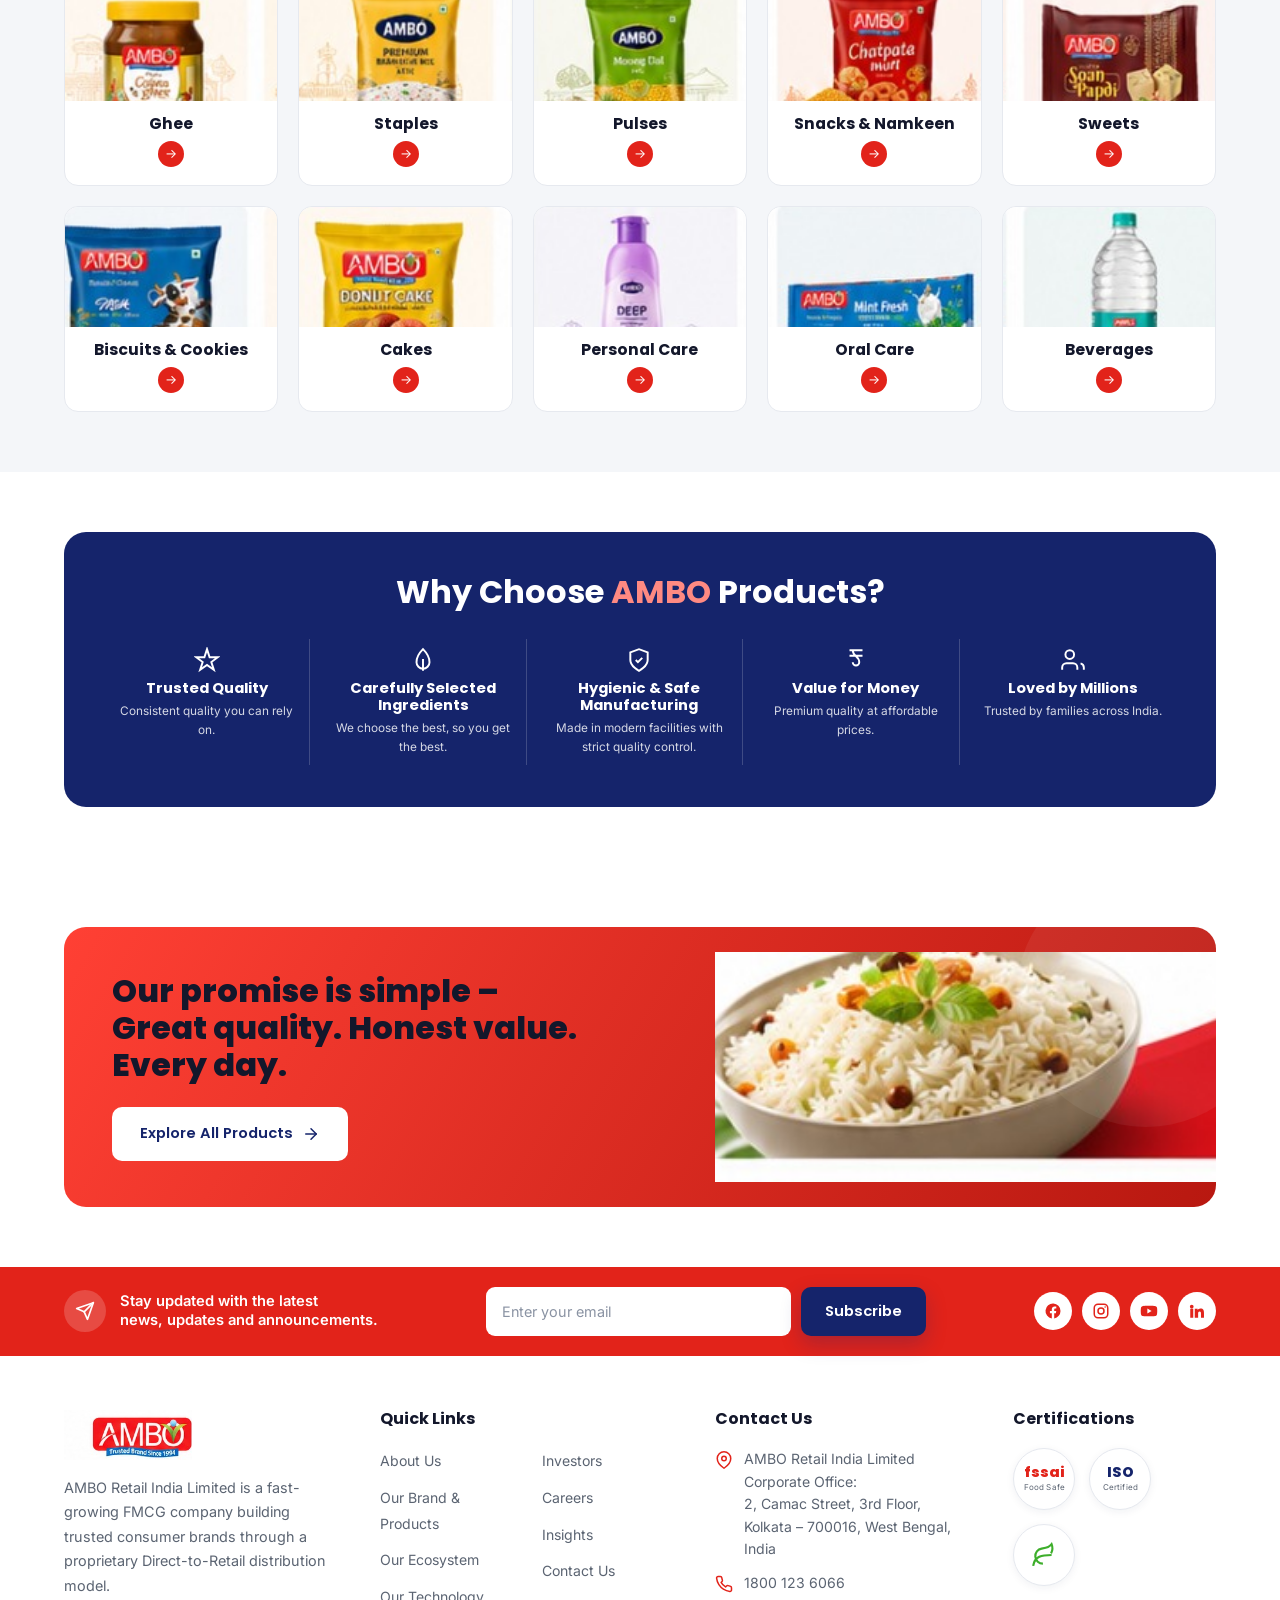
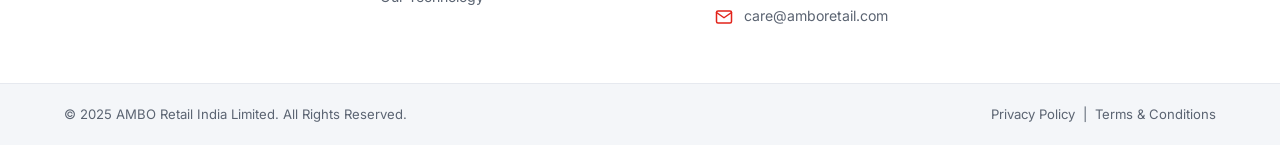
<file: products.html>
<!DOCTYPE html>
<html lang="en">
<head>
  <meta charset="UTF-8">
  <meta name="viewport" content="width=device-width, initial-scale=1.0">
  <title>Our Brand & Products — AMBO Retail India</title>
  <meta name="description" content="Quality products for every home — AMBO edible oils, ghee, staples, pulses, snacks, biscuits, personal care, oral care and beverages.">
  <link rel="icon" type="image/png" href="img/logo/favicon.png">
  <link rel="preconnect" href="https://fonts.googleapis.com">
  <link rel="preconnect" href="https://fonts.gstatic.com" crossorigin>
  <link href="https://fonts.googleapis.com/css2?family=Poppins:wght@500;600;700;800&family=Inter:wght@400;500;600;700&display=swap" rel="stylesheet">
  <link rel="stylesheet" href="css/style.css">
</head>
<body>
  <div id="site-header" data-active="products"></div>

  <!-- ============ HERO ============ -->
  <section class="hero prod">
    <div class="hero-bg"></div>
    <div class="container">
      <div class="hero-grid">
        <div class="hero-copy reveal">
          <h1 class="h-stack">
            <span class="t-navy">Our Brand</span>
            <span class="red">and Products</span>
          </h1>
          <p class="lead">Quality products for every home.<br>Trusted by millions, every day.</p>
          <p class="desc">At AMBO, we create high-quality everyday products that bring value, taste and care to your life.</p>
        </div>
        <div class="hero-visual reveal">
          <img src="img/extracted/products-platter.png" alt="AMBO product range on a platter">
        </div>
      </div>
    </div>
  </section>

  <!-- ============ CATEGORY TABS ============ -->
  <section class="section section-sm">
    <div class="container">
      <div class="cat-tabs reveal">
        <a href="#oils" class="tab active"><span class="ic"><svg viewBox="0 0 24 24" fill="none" stroke="currentColor" stroke-width="1.7"><path d="M12 2c-3 4-6 6-6 11a6 6 0 0 0 12 0c0-5-3-7-6-11z"/></svg></span><small>Edible Oils</small></a>
        <a href="#range" class="tab"><span class="ic"><svg viewBox="0 0 24 24" fill="none" stroke="currentColor" stroke-width="1.7"><path d="M5 8h14l-1 12a2 2 0 0 1-2 2H8a2 2 0 0 1-2-2z"/><path d="M5 8a7 7 0 0 1 14 0"/></svg></span><small>Ghee</small></a>
        <a href="#range" class="tab"><span class="ic"><svg viewBox="0 0 24 24" fill="none" stroke="currentColor" stroke-width="1.7"><path d="M3 12h18M5 12c0-4 3-7 7-7s7 3 7 7"/><path d="M7 12v6a2 2 0 0 0 2 2h6a2 2 0 0 0 2-2v-6"/></svg></span><small>Staples</small></a>
        <a href="#range" class="tab"><span class="ic"><svg viewBox="0 0 24 24" fill="none" stroke="currentColor" stroke-width="1.7"><circle cx="7" cy="9" r="2"/><circle cx="14" cy="7" r="2"/><circle cx="17" cy="14" r="2"/><circle cx="10" cy="15" r="2"/></svg></span><small>Pulses</small></a>
        <a href="#range" class="tab"><span class="ic"><svg viewBox="0 0 24 24" fill="none" stroke="currentColor" stroke-width="1.7"><circle cx="12" cy="12" r="9"/><circle cx="9" cy="10" r="1"/><circle cx="14" cy="9" r="1"/><circle cx="15" cy="14" r="1"/><circle cx="10" cy="15" r="1"/></svg></span><small>Snacks &amp; Namkeen</small></a>
        <a href="#range" class="tab"><span class="ic"><svg viewBox="0 0 24 24" fill="none" stroke="currentColor" stroke-width="1.7"><path d="M4 21h16M6 21v-7h12v7M8 14a4 4 0 0 1 8 0M12 3v3"/></svg></span><small>Sweets</small></a>
        <a href="#range" class="tab"><span class="ic"><svg viewBox="0 0 24 24" fill="none" stroke="currentColor" stroke-width="1.7"><circle cx="12" cy="12" r="9"/><circle cx="9" cy="10" r="1"/><circle cx="15" cy="10" r="1"/><circle cx="13" cy="14" r="1"/></svg></span><small>Biscuits &amp; Cookies</small></a>
        <a href="#range" class="tab"><span class="ic"><svg viewBox="0 0 24 24" fill="none" stroke="currentColor" stroke-width="1.7"><path d="M4 21h16M6 21v-7h12v7M8 14a4 4 0 0 1 8 0M12 3v3"/></svg></span><small>Cakes</small></a>
        <a href="#range" class="tab"><span class="ic"><svg viewBox="0 0 24 24" fill="none" stroke="currentColor" stroke-width="1.7"><path d="M6 2h12v6a6 6 0 0 1-12 0z"/><path d="M9 14v6h6v-6"/></svg></span><small>Personal Care</small></a>
        <a href="#range" class="tab"><span class="ic"><svg viewBox="0 0 24 24" fill="none" stroke="currentColor" stroke-width="1.7"><path d="M9 2h6v3l-1 2v13a2 2 0 0 1-2 2 2 2 0 0 1-2-2V7L9 5z"/></svg></span><small>Oral Care</small></a>
        <a href="#range" class="tab"><span class="ic"><svg viewBox="0 0 24 24" fill="none" stroke="currentColor" stroke-width="1.7"><path d="M9 2h6v3l-1 2v13a2 2 0 0 1-2 2 2 2 0 0 1-2-2V7L9 5z"/></svg></span><small>Beverages</small></a>
      </div>
    </div>
  </section>

  <!-- ============ EDIBLE OILS SPLIT ============ -->
  <section class="section" id="oils">
    <div class="container">
      <div class="oil-split reveal">
        <div>
          <div class="eyebrow">Edible Oils</div>
          <h2 class="section-title"><span class="t-navy">Purity in every drop.</span><br><span class="red">Health</span> <span class="t-navy">in every meal.</span></h2>
          <p class="section-sub" style="margin:14px 0 22px;max-width:420px">Our refined edible oils are carefully processed to ensure purity, taste and nutrition for your family.</p>
          <ul class="red-checks">
            <li><span class="ck"><svg viewBox="0 0 24 24" fill="none" stroke="currentColor" stroke-width="3"><polyline points="20 6 9 17 4 12"/></svg></span> 100% Pure &amp; Refined</li>
            <li><span class="ck"><svg viewBox="0 0 24 24" fill="none" stroke="currentColor" stroke-width="3"><polyline points="20 6 9 17 4 12"/></svg></span> Rich in Natural Goodness</li>
            <li><span class="ck"><svg viewBox="0 0 24 24" fill="none" stroke="currentColor" stroke-width="3"><polyline points="20 6 9 17 4 12"/></svg></span> Ideal for Everyday Cooking</li>
            <li><span class="ck"><svg viewBox="0 0 24 24" fill="none" stroke="currentColor" stroke-width="3"><polyline points="20 6 9 17 4 12"/></svg></span> Hygienically Packed</li>
          </ul>
          <a href="#range" class="btn btn-red" style="margin-top:24px">View All Edible Oils <svg class="arr" viewBox="0 0 24 24" width="18" height="18" fill="none" stroke="currentColor" stroke-width="2" stroke-linecap="round" stroke-linejoin="round"><line x1="5" y1="12" x2="19" y2="12"/><polyline points="12 5 19 12 12 19"/></svg></a>
        </div>
        <div><img src="img/extracted/products-oils-pair-1.png" alt="AMBO refined soyabean and sunflower oil" style="border-radius:var(--radius-lg)"></div>
      </div>
    </div>
  </section>

  <!-- ============ EXPLORE OUR RANGE ============ -->
  <section class="section bg-soft" id="range">
    <div class="container">
      <div style="display:flex;justify-content:space-between;align-items:center;margin-bottom:28px" class="reveal">
        <h2 class="section-title" style="margin:0">Explore Our Range</h2>
        <a href="#" class="more" style="color:var(--red);font-weight:600">View All Products →</a>
      </div>
      <div class="range-grid reveal">
        <div class="range-card"><div class="rc-img"><img src="img/extracted/products-r1-1.png" alt="AMBO Ghee"></div><h4>Ghee</h4><span class="arrow-dot">→</span></div>
        <div class="range-card"><div class="rc-img"><img src="img/extracted/products-r1-2.png" alt="AMBO Staples"></div><h4>Staples</h4><span class="arrow-dot">→</span></div>
        <div class="range-card"><div class="rc-img"><img src="img/extracted/products-r1-3.png" alt="AMBO Pulses"></div><h4>Pulses</h4><span class="arrow-dot">→</span></div>
        <div class="range-card"><div class="rc-img"><img src="img/extracted/products-r1-4.png" alt="AMBO Snacks & Namkeen"></div><h4>Snacks &amp; Namkeen</h4><span class="arrow-dot">→</span></div>
        <div class="range-card"><div class="rc-img"><img src="img/extracted/products-r1-5.png" alt="AMBO Sweets"></div><h4>Sweets</h4><span class="arrow-dot">→</span></div>
        <div class="range-card"><div class="rc-img"><img src="img/extracted/products-r2-1.png" alt="AMBO Biscuits & Cookies"></div><h4>Biscuits &amp; Cookies</h4><span class="arrow-dot">→</span></div>
        <div class="range-card"><div class="rc-img"><img src="img/extracted/products-r2-2.png" alt="AMBO Cakes"></div><h4>Cakes</h4><span class="arrow-dot">→</span></div>
        <div class="range-card"><div class="rc-img"><img src="img/extracted/products-r2-3.png" alt="AMBO Personal Care"></div><h4>Personal Care</h4><span class="arrow-dot">→</span></div>
        <div class="range-card"><div class="rc-img"><img src="img/extracted/products-r2-4.png" alt="AMBO Oral Care"></div><h4>Oral Care</h4><span class="arrow-dot">→</span></div>
        <div class="range-card"><div class="rc-img"><img src="img/extracted/products-r2-5.png" alt="AMBO Beverages"></div><h4>Beverages</h4><span class="arrow-dot">→</span></div>
      </div>
    </div>
  </section>

  <!-- ============ WHY CHOOSE AMBO ============ -->
  <section class="section">
    <div class="container">
      <div class="dark-band reveal">
        <div class="text-center" style="margin-bottom:28px">
          <h2 style="color:#fff;font-size:clamp(1.5rem,2.6vw,2rem)">Why Choose <span style="color:#ff8a82">AMBO</span> Products?</h2>
        </div>
        <div class="why-strip">
          <div class="wi"><span class="ic"><svg viewBox="0 0 24 24" fill="none" stroke="currentColor" stroke-width="1.8"><path d="M12 2l2.4 7.4H22l-6 4.5 2.3 7.1L12 16.5 5.7 21l2.3-7.1-6-4.5h7.6z"/></svg></span><h5>Trusted Quality</h5><p>Consistent quality you can rely on.</p></div>
          <div class="wi"><span class="ic"><svg viewBox="0 0 24 24" fill="none" stroke="currentColor" stroke-width="1.8"><path d="M12 2C7 7 6 11 6 14a6 6 0 0 0 12 0c0-3-1-7-6-12z"/><path d="M12 22V11"/></svg></span><h5>Carefully Selected Ingredients</h5><p>We choose the best, so you get the best.</p></div>
          <div class="wi"><span class="ic"><svg viewBox="0 0 24 24" fill="none" stroke="currentColor" stroke-width="1.8"><path d="M12 22s8-4 8-10V5l-8-3-8 3v7c0 6 8 10 8 10z"/><path d="M9 12l2 2 4-4"/></svg></span><h5>Hygienic &amp; Safe Manufacturing</h5><p>Made in modern facilities with strict quality control.</p></div>
          <div class="wi"><span class="ic"><svg viewBox="0 0 24 24" fill="none" stroke="currentColor" stroke-width="1.8"><path d="M6 3h12M6 8h12M9 3c0 6 6 5 6 11a3 3 0 0 1-6 0"/></svg></span><h5>Value for Money</h5><p>Premium quality at affordable prices.</p></div>
          <div class="wi"><span class="ic"><svg viewBox="0 0 24 24" fill="none" stroke="currentColor" stroke-width="1.8"><path d="M16 21v-2a4 4 0 0 0-4-4H6a4 4 0 0 0-4 4v2"/><circle cx="9" cy="7" r="4"/><path d="M22 21v-2a4 4 0 0 0-3-3.87"/></svg></span><h5>Loved by Millions</h5><p>Trusted by families across India.</p></div>
        </div>
      </div>
    </div>
  </section>

  <!-- ============ PROMISE CTA ============ -->
  <section class="section">
    <div class="container">
      <div class="cta-band red reveal" style="padding:0;overflow:hidden;display:grid;grid-template-columns:1.3fr 1fr;align-items:center;gap:0">
        <div style="padding:46px 48px">
          <h3>Our promise is simple –<br>Great quality. Honest value. Every day.</h3>
          <a href="#range" class="btn btn-white" style="margin-top:24px">Explore All Products <svg class="arr" viewBox="0 0 24 24" width="18" height="18" fill="none" stroke="currentColor" stroke-width="2" stroke-linecap="round" stroke-linejoin="round"><line x1="5" y1="12" x2="19" y2="12"/><polyline points="12 5 19 12 12 19"/></svg></a>
        </div>
        <div style="position:relative;min-height:230px"><img src="img/extracted/products-rice.png" alt="Bowl of cooked rice" style="position:absolute;inset:0;width:100%;height:100%;object-fit:cover"></div>
      </div>
    </div>
  </section>

  <div id="site-footer"></div>
  <script src="js/main.js"></script>
</body>
</html>
</file>
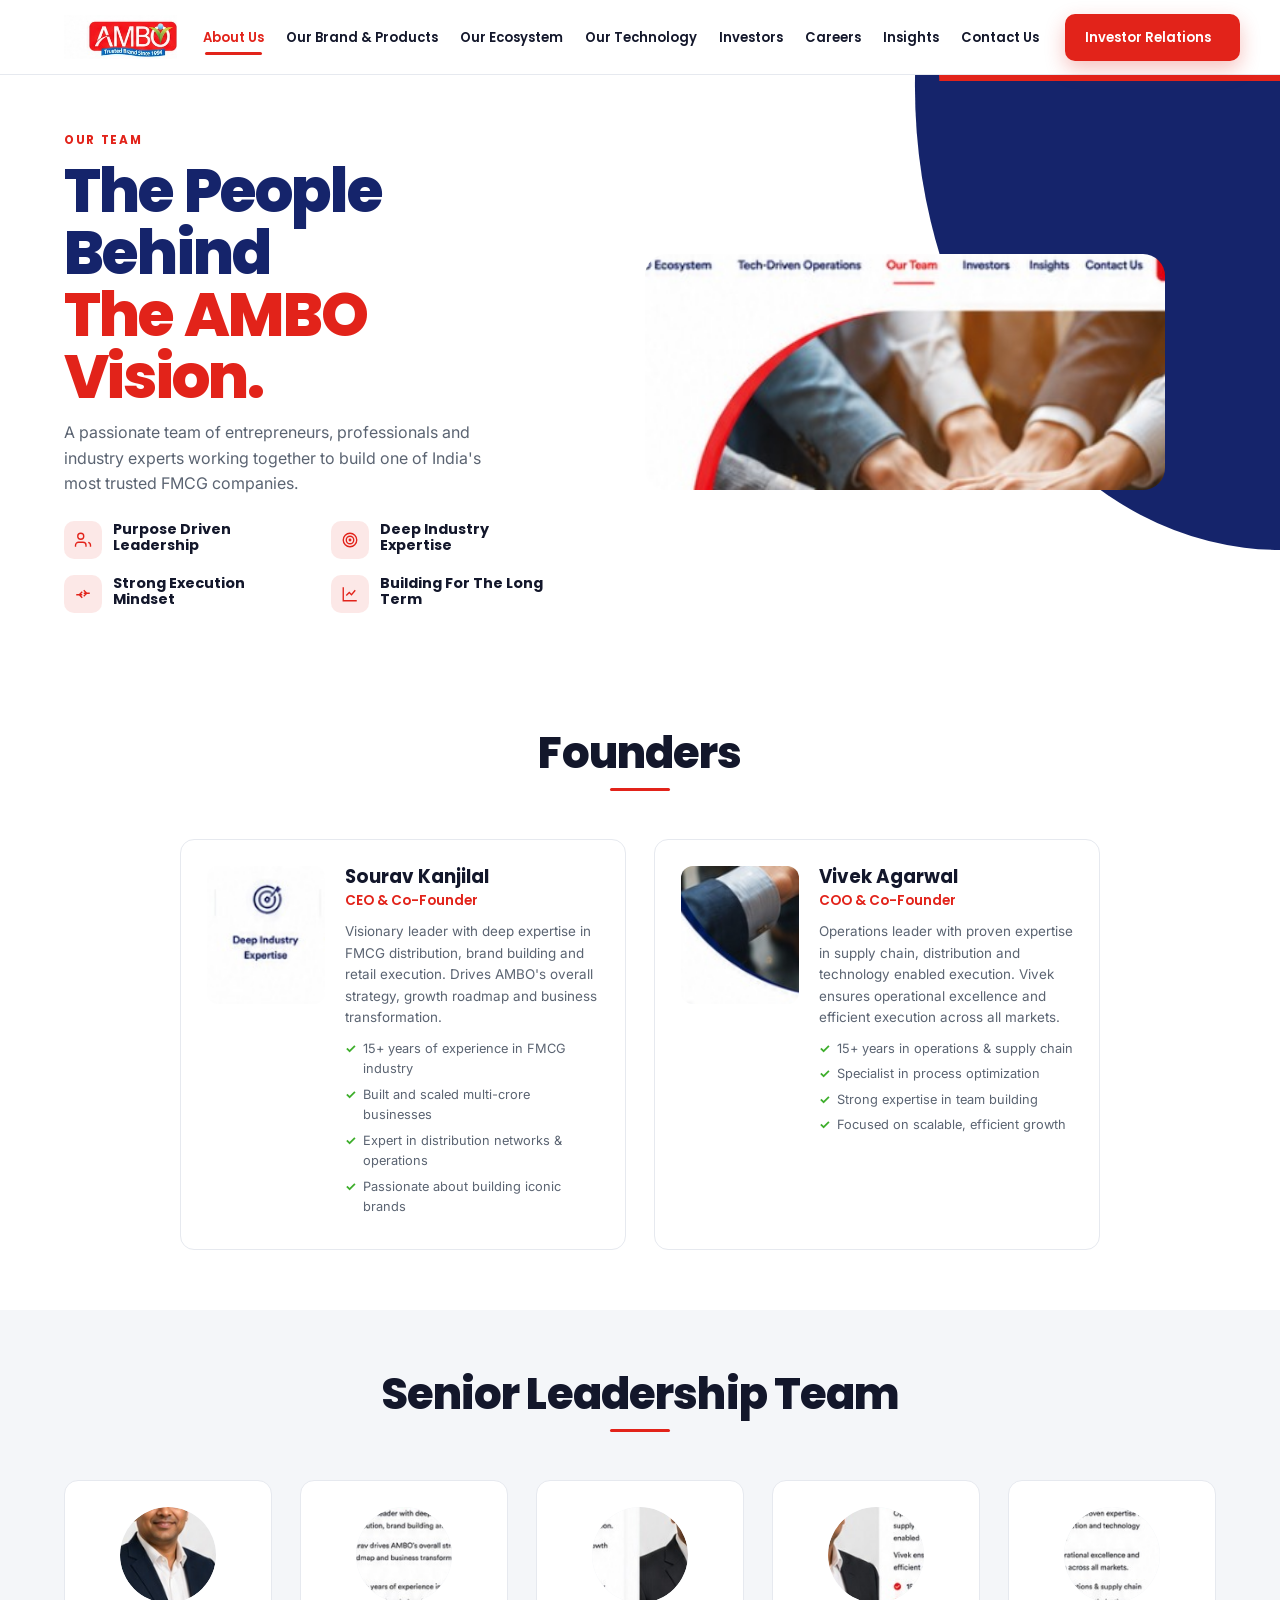
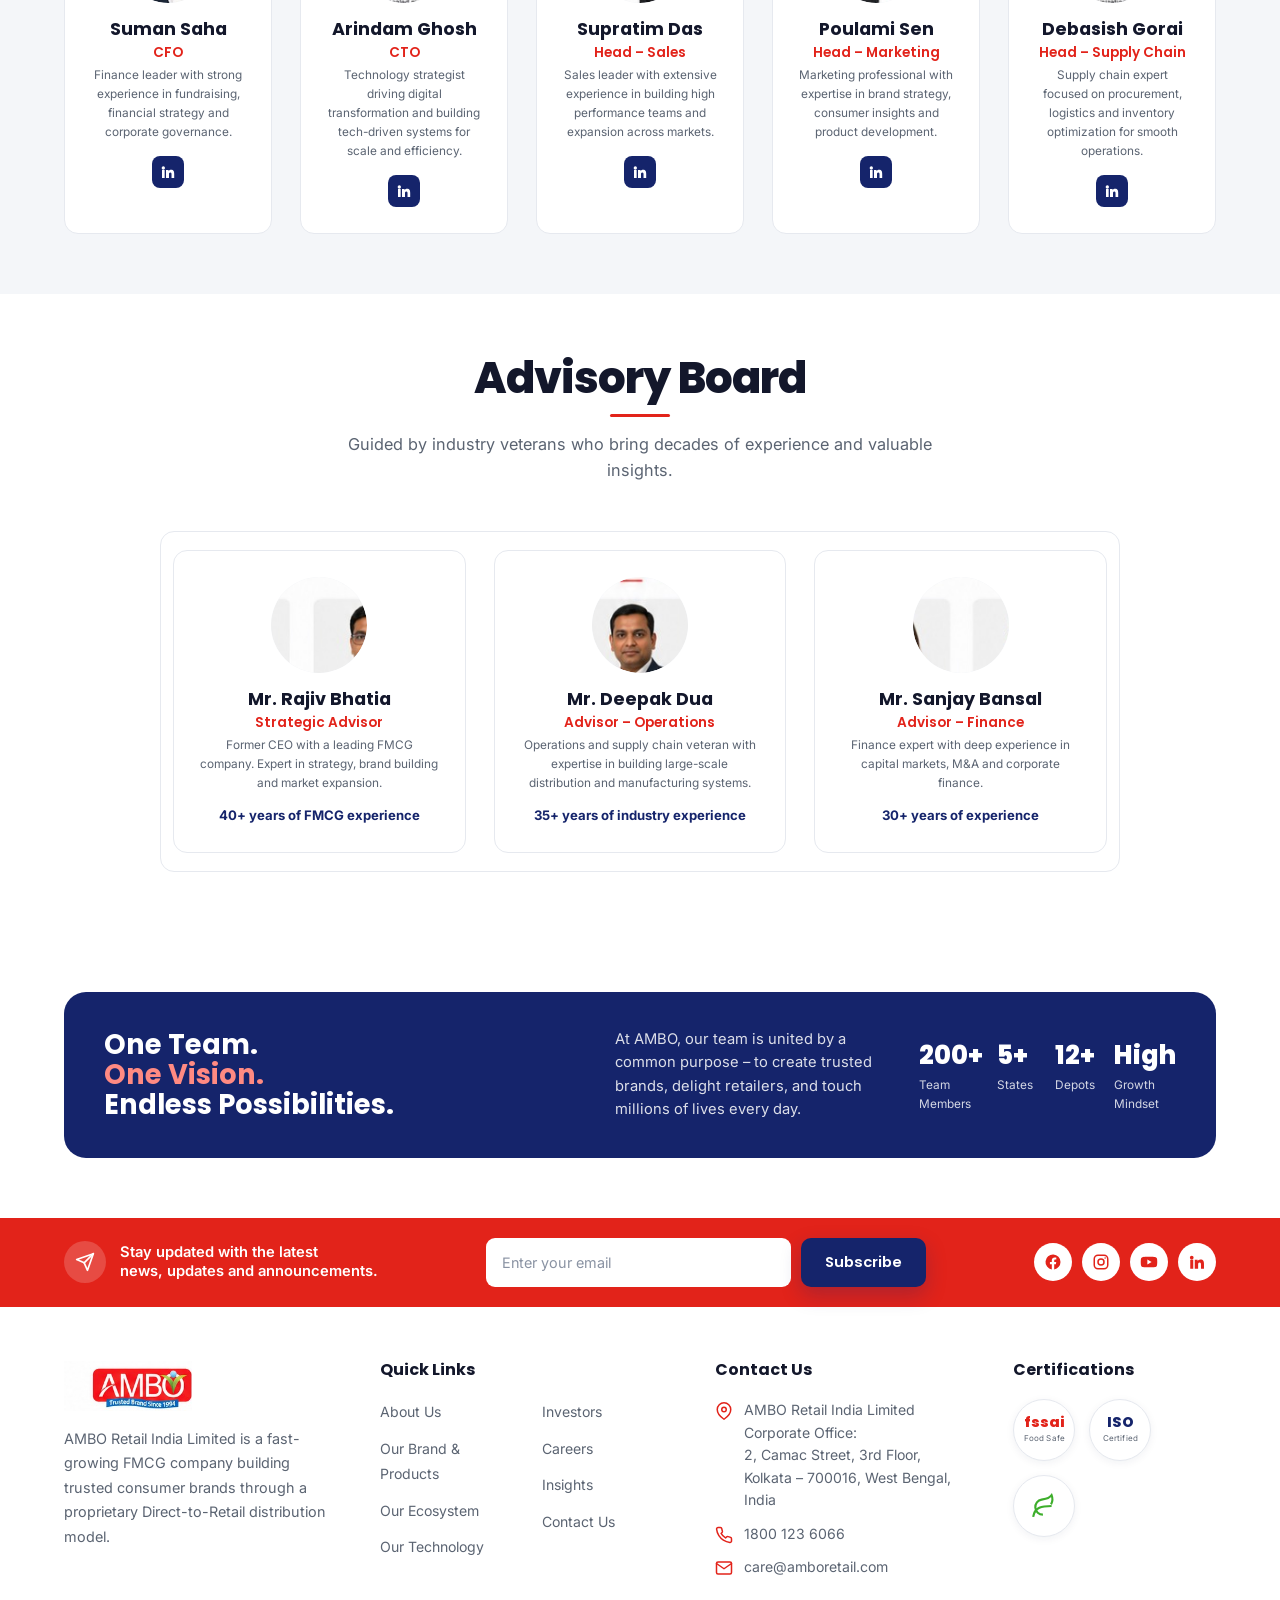
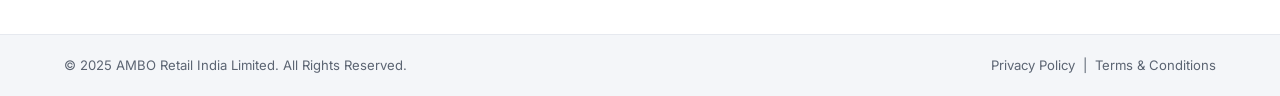
<file: team.html>
<!DOCTYPE html>
<html lang="en">
<head>
  <meta charset="UTF-8">
  <meta name="viewport" content="width=device-width, initial-scale=1.0">
  <title>Our Team — AMBO Retail India</title>
  <meta name="description" content="The people behind the AMBO vision — a passionate team of entrepreneurs, professionals and industry experts building one of India's most trusted FMCG companies.">
  <link rel="icon" type="image/png" href="img/logo/favicon.png">
  <link rel="preconnect" href="https://fonts.googleapis.com">
  <link rel="preconnect" href="https://fonts.gstatic.com" crossorigin>
  <link href="https://fonts.googleapis.com/css2?family=Poppins:wght@500;600;700;800&family=Inter:wght@400;500;600;700&display=swap" rel="stylesheet">
  <link rel="stylesheet" href="css/style.css">
</head>
<body>
  <div id="site-header" data-active="about"></div>

  <!-- ============ HERO ============ -->
  <section class="hero prod">
    <div class="hero-bg"></div>
    <div class="container">
      <div class="hero-grid">
        <div class="hero-copy reveal">
          <div class="eyebrow">Our Team</div>
          <h1 class="h-stack">
            <span class="t-navy">The People Behind</span>
            <span class="red">The AMBO Vision.</span>
          </h1>
          <p class="desc">A passionate team of entrepreneurs, professionals and industry experts working together to build one of India's most trusted FMCG companies.</p>
          <div class="hero-mini">
            <div class="hm"><span class="mi"><svg viewBox="0 0 24 24" fill="none" stroke="currentColor" stroke-width="1.8"><path d="M16 21v-2a4 4 0 0 0-4-4H6a4 4 0 0 0-4 4v2"/><circle cx="9" cy="7" r="4"/><path d="M22 21v-2a4 4 0 0 0-3-3.87"/></svg></span><div><h5>Purpose Driven Leadership</h5></div></div>
            <div class="hm"><span class="mi"><svg viewBox="0 0 24 24" fill="none" stroke="currentColor" stroke-width="1.8"><circle cx="12" cy="12" r="9"/><circle cx="12" cy="12" r="5"/><circle cx="12" cy="12" r="1"/></svg></span><div><h5>Deep Industry Expertise</h5></div></div>
            <div class="hm"><span class="mi"><svg viewBox="0 0 24 24" fill="none" stroke="currentColor" stroke-width="1.8"><path d="M11 17l-4-4 4-4M3 13h8M13 7l4 4-4 4M21 11h-8"/></svg></span><div><h5>Strong Execution Mindset</h5></div></div>
            <div class="hm"><span class="mi"><svg viewBox="0 0 24 24" fill="none" stroke="currentColor" stroke-width="1.8"><path d="M3 3v18h18"/><path d="M7 14l4-4 3 3 5-6"/></svg></span><div><h5>Building For The Long Term</h5></div></div>
          </div>
        </div>
        <div class="hero-photo reveal">
          <img src="img/extracted/team-hero.png" alt="AMBO team joining hands" style="width:100%;max-width:520px;border-radius:var(--radius-lg)">
        </div>
      </div>
    </div>
  </section>

  <!-- ============ FOUNDERS ============ -->
  <section class="section">
    <div class="container">
      <div class="section-head text-center reveal">
        <h2 class="section-title">Founders</h2>
        <div style="width:60px;height:3px;background:var(--red);margin:10px auto 0;border-radius:2px"></div>
      </div>
      <div class="founders reveal">
        <div class="founder">
          <img class="ph" src="img/extracted/team-founder1.png" alt="Sourav Kanjilal">
          <div>
            <h4>Sourav Kanjilal</h4>
            <div class="role">CEO &amp; Co-Founder</div>
            <p>Visionary leader with deep expertise in FMCG distribution, brand building and retail execution. Drives AMBO's overall strategy, growth roadmap and business transformation.</p>
            <ul>
              <li>15+ years of experience in FMCG industry</li>
              <li>Built and scaled multi-crore businesses</li>
              <li>Expert in distribution networks &amp; operations</li>
              <li>Passionate about building iconic brands</li>
            </ul>
          </div>
        </div>
        <div class="founder">
          <img class="ph" src="img/extracted/team-founder2.png" alt="Vivek Agarwal">
          <div>
            <h4>Vivek Agarwal</h4>
            <div class="role">COO &amp; Co-Founder</div>
            <p>Operations leader with proven expertise in supply chain, distribution and technology enabled execution. Vivek ensures operational excellence and efficient execution across all markets.</p>
            <ul>
              <li>15+ years in operations &amp; supply chain</li>
              <li>Specialist in process optimization</li>
              <li>Strong expertise in team building</li>
              <li>Focused on scalable, efficient growth</li>
            </ul>
          </div>
        </div>
      </div>
    </div>
  </section>

  <!-- ============ SENIOR LEADERSHIP ============ -->
  <section class="section bg-soft">
    <div class="container">
      <div class="section-head text-center reveal">
        <h2 class="section-title">Senior Leadership Team</h2>
        <div style="width:60px;height:3px;background:var(--red);margin:10px auto 0;border-radius:2px"></div>
      </div>
      <div class="team-grid lead reveal">
        <div class="member"><div class="avatar photo"><img src="img/extracted/team-lead-1.png" alt="Suman Saha"></div><h4>Suman Saha</h4><div class="role">CFO</div><div class="role-sub">Finance leader with strong experience in fundraising, financial strategy and corporate governance.</div><a class="li-link" href="#" aria-label="LinkedIn"><svg viewBox="0 0 24 24" width="16" height="16" fill="currentColor"><path d="M4.98 3.5a2.5 2.5 0 1 1 0 5 2.5 2.5 0 0 1 0-5zM3 9h4v12H3zM9 9h3.8v1.7h.1c.5-1 1.8-2 3.7-2 4 0 4.7 2.6 4.7 6V21h-4v-5.3c0-1.3 0-2.9-1.8-2.9s-2 1.4-2 2.8V21H9z"/></svg></a></div>
        <div class="member"><div class="avatar photo"><img src="img/extracted/team-lead-2.png" alt="Arindam Ghosh"></div><h4>Arindam Ghosh</h4><div class="role">CTO</div><div class="role-sub">Technology strategist driving digital transformation and building tech-driven systems for scale and efficiency.</div><a class="li-link" href="#" aria-label="LinkedIn"><svg viewBox="0 0 24 24" width="16" height="16" fill="currentColor"><path d="M4.98 3.5a2.5 2.5 0 1 1 0 5 2.5 2.5 0 0 1 0-5zM3 9h4v12H3zM9 9h3.8v1.7h.1c.5-1 1.8-2 3.7-2 4 0 4.7 2.6 4.7 6V21h-4v-5.3c0-1.3 0-2.9-1.8-2.9s-2 1.4-2 2.8V21H9z"/></svg></a></div>
        <div class="member"><div class="avatar photo"><img src="img/extracted/team-lead-3.png" alt="Supratim Das"></div><h4>Supratim Das</h4><div class="role">Head – Sales</div><div class="role-sub">Sales leader with extensive experience in building high performance teams and expansion across markets.</div><a class="li-link" href="#" aria-label="LinkedIn"><svg viewBox="0 0 24 24" width="16" height="16" fill="currentColor"><path d="M4.98 3.5a2.5 2.5 0 1 1 0 5 2.5 2.5 0 0 1 0-5zM3 9h4v12H3zM9 9h3.8v1.7h.1c.5-1 1.8-2 3.7-2 4 0 4.7 2.6 4.7 6V21h-4v-5.3c0-1.3 0-2.9-1.8-2.9s-2 1.4-2 2.8V21H9z"/></svg></a></div>
        <div class="member"><div class="avatar photo"><img src="img/extracted/team-lead-4.png" alt="Poulami Sen"></div><h4>Poulami Sen</h4><div class="role">Head – Marketing</div><div class="role-sub">Marketing professional with expertise in brand strategy, consumer insights and product development.</div><a class="li-link" href="#" aria-label="LinkedIn"><svg viewBox="0 0 24 24" width="16" height="16" fill="currentColor"><path d="M4.98 3.5a2.5 2.5 0 1 1 0 5 2.5 2.5 0 0 1 0-5zM3 9h4v12H3zM9 9h3.8v1.7h.1c.5-1 1.8-2 3.7-2 4 0 4.7 2.6 4.7 6V21h-4v-5.3c0-1.3 0-2.9-1.8-2.9s-2 1.4-2 2.8V21H9z"/></svg></a></div>
        <div class="member"><div class="avatar photo"><img src="img/extracted/team-lead-5.png" alt="Debasish Gorai"></div><h4>Debasish Gorai</h4><div class="role">Head – Supply Chain</div><div class="role-sub">Supply chain expert focused on procurement, logistics and inventory optimization for smooth operations.</div><a class="li-link" href="#" aria-label="LinkedIn"><svg viewBox="0 0 24 24" width="16" height="16" fill="currentColor"><path d="M4.98 3.5a2.5 2.5 0 1 1 0 5 2.5 2.5 0 0 1 0-5zM3 9h4v12H3zM9 9h3.8v1.7h.1c.5-1 1.8-2 3.7-2 4 0 4.7 2.6 4.7 6V21h-4v-5.3c0-1.3 0-2.9-1.8-2.9s-2 1.4-2 2.8V21H9z"/></svg></a></div>
      </div>
    </div>
  </section>

  <!-- ============ ADVISORY BOARD ============ -->
  <section class="section">
    <div class="container">
      <div class="section-head text-center reveal">
        <h2 class="section-title">Advisory Board</h2>
        <div style="width:60px;height:3px;background:var(--red);margin:10px auto 14px;border-radius:2px"></div>
        <p class="section-sub">Guided by industry veterans who bring decades of experience and valuable insights.</p>
      </div>
      <div class="team-grid adv reveal">
        <div class="member"><div class="avatar photo"><img src="img/extracted/team-adv-1.png" alt="Mr. Rajiv Bhatia"></div><h4>Mr. Rajiv Bhatia</h4><div class="role">Strategic Advisor</div><div class="role-sub">Former CEO with a leading FMCG company. Expert in strategy, brand building and market expansion.</div><div style="margin-top:12px;font-weight:700;color:var(--navy);font-size:.82rem">40+ years of FMCG experience</div></div>
        <div class="member"><div class="avatar photo"><img src="img/extracted/team-adv-2.png" alt="Mr. Deepak Dua"></div><h4>Mr. Deepak Dua</h4><div class="role">Advisor – Operations</div><div class="role-sub">Operations and supply chain veteran with expertise in building large-scale distribution and manufacturing systems.</div><div style="margin-top:12px;font-weight:700;color:var(--navy);font-size:.82rem">35+ years of industry experience</div></div>
        <div class="member"><div class="avatar photo"><img src="img/extracted/team-adv-3.png" alt="Mr. Sanjay Bansal"></div><h4>Mr. Sanjay Bansal</h4><div class="role">Advisor – Finance</div><div class="role-sub">Finance expert with deep experience in capital markets, M&amp;A and corporate finance.</div><div style="margin-top:12px;font-weight:700;color:var(--navy);font-size:.82rem">30+ years of experience</div></div>
      </div>
    </div>
  </section>

  <!-- ============ ONE TEAM BAND ============ -->
  <section class="section">
    <div class="container">
      <div class="one-team reveal">
        <div>
          <h3>One Team.<br><span class="red">One Vision.</span><br>Endless Possibilities.</h3>
        </div>
        <div style="display:grid;grid-template-columns:auto 1fr;gap:24px;align-items:center">
          <p style="opacity:.85;font-size:.92rem;max-width:280px">At AMBO, our team is united by a common purpose – to create trusted brands, delight retailers, and touch millions of lives every day.</p>
          <div class="ot-stats">
            <div><div class="v">200+</div><small>Team Members</small></div>
            <div><div class="v">5+</div><small>States</small></div>
            <div><div class="v">12+</div><small>Depots</small></div>
            <div><div class="v">High</div><small>Growth Mindset</small></div>
          </div>
        </div>
      </div>
    </div>
  </section>

  <div id="site-footer"></div>
  <script src="js/main.js"></script>
</body>
</html>
</file>
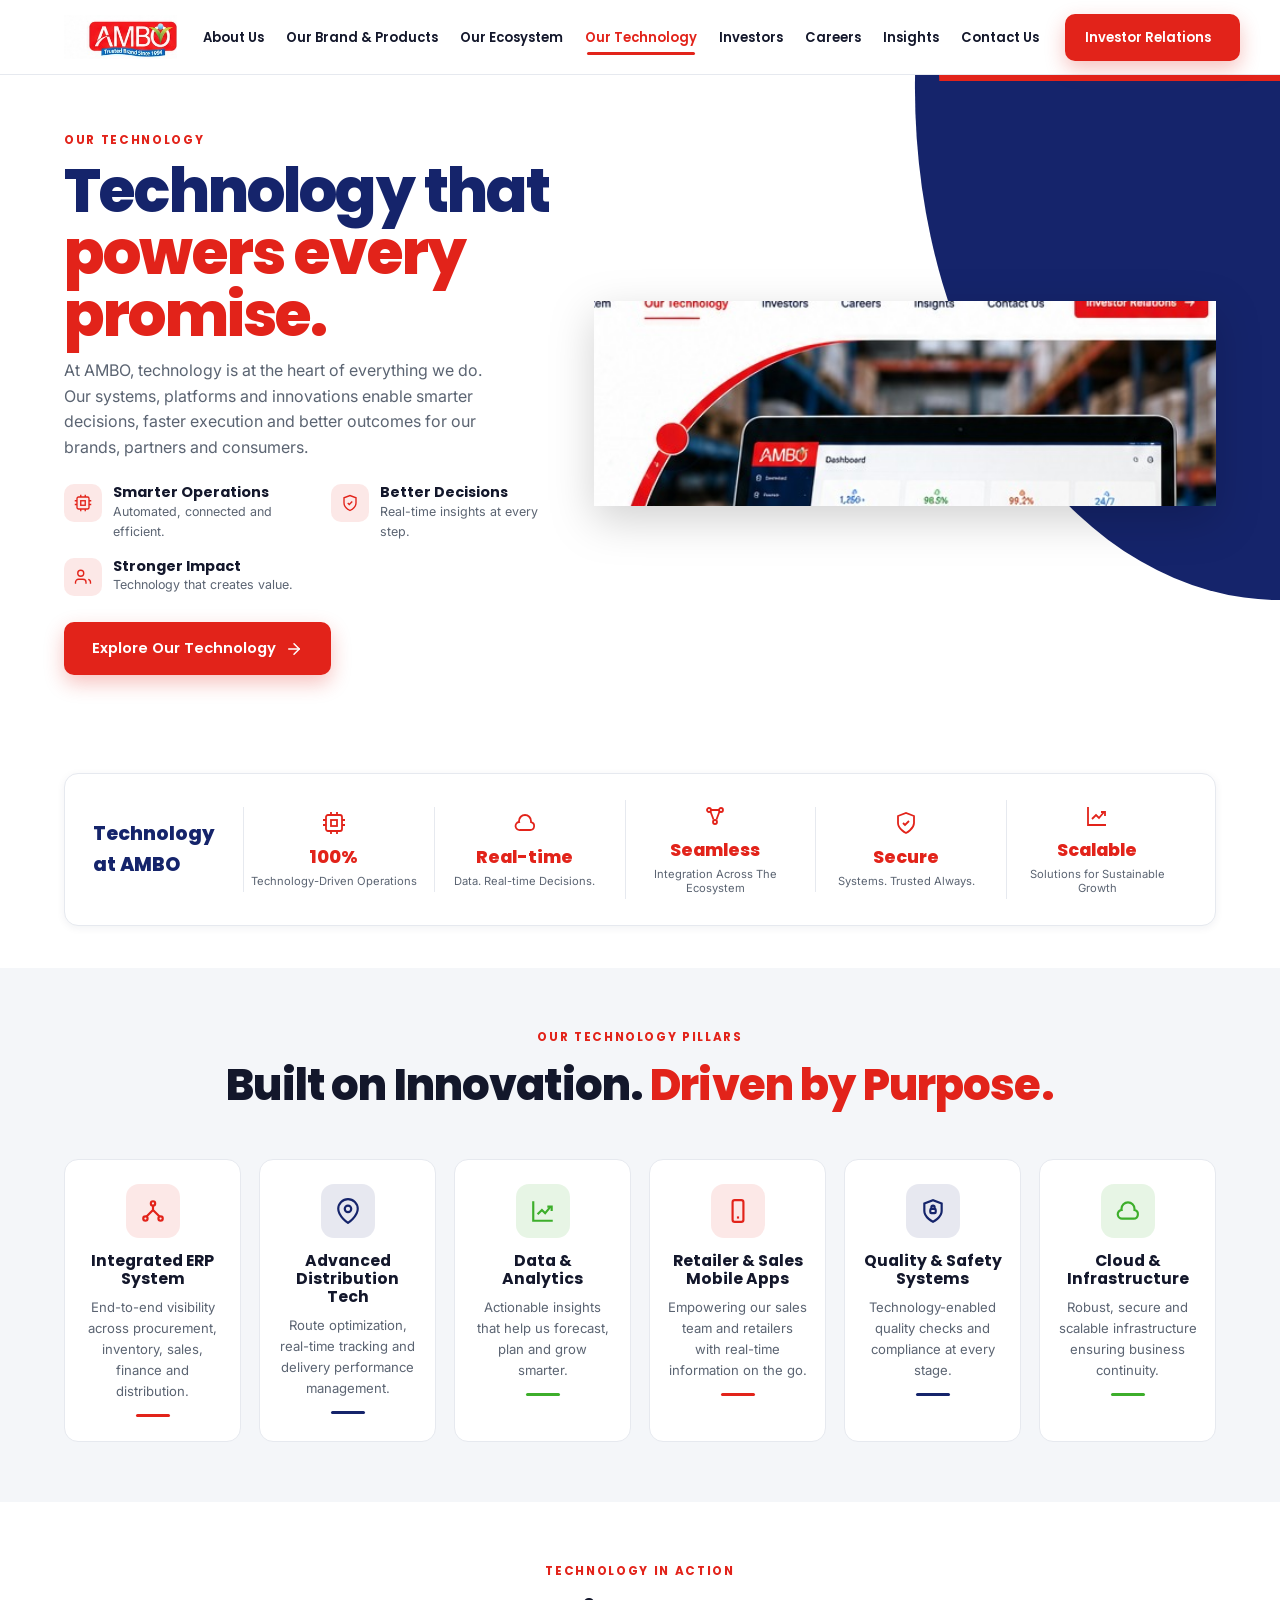
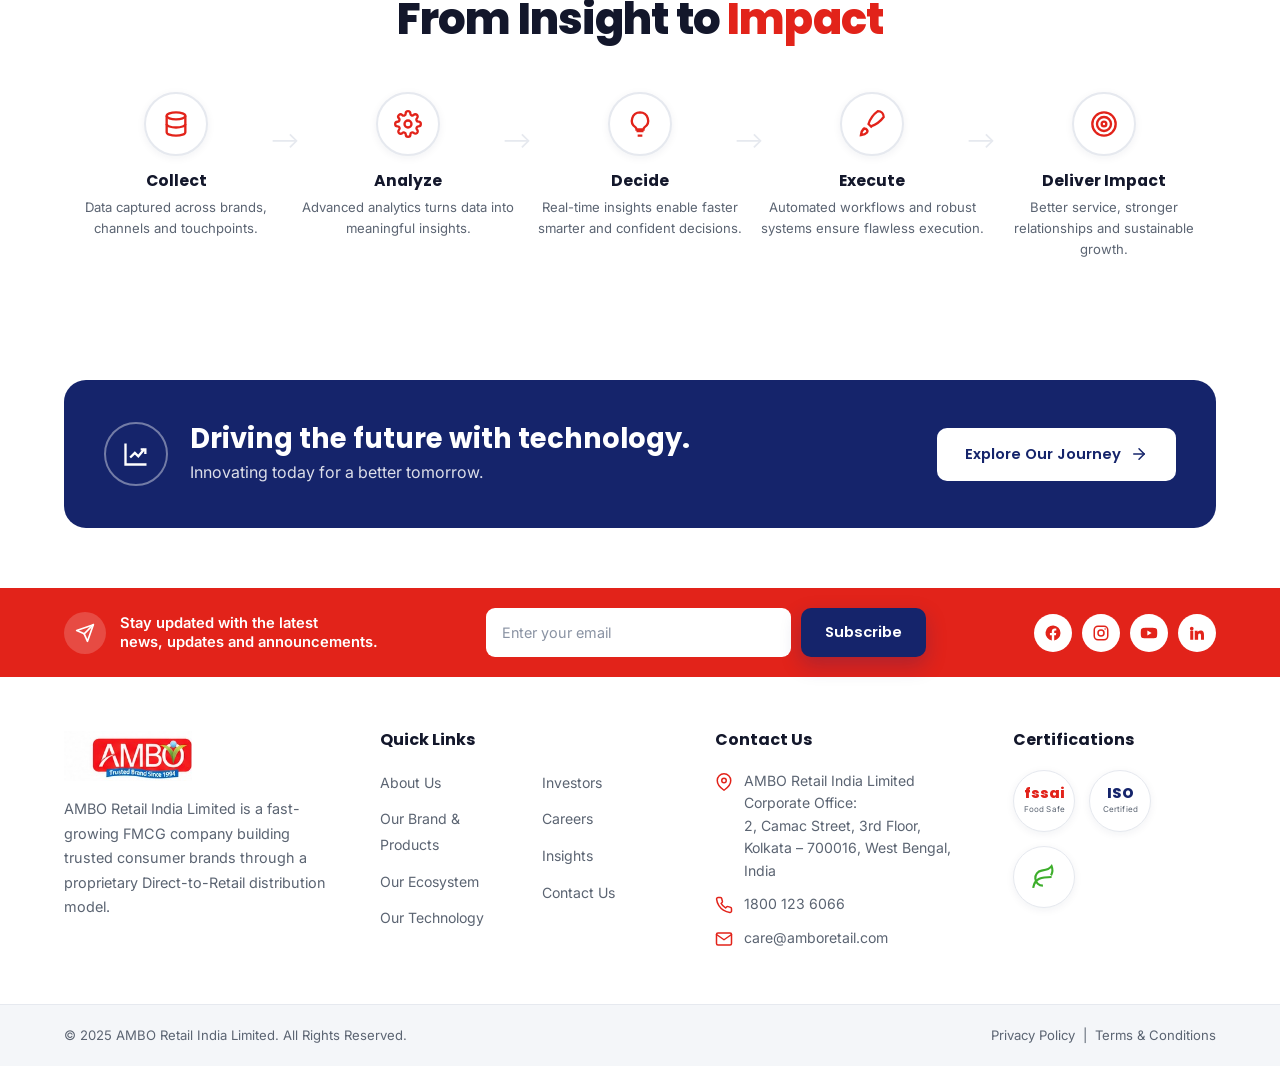
<file: technology.html>
<!DOCTYPE html>
<html lang="en">
<head>
  <meta charset="UTF-8">
  <meta name="viewport" content="width=device-width, initial-scale=1.0">
  <title>Our Technology — AMBO Retail India</title>
  <meta name="description" content="Technology that powers every promise — AMBO's systems, platforms and innovations enable smarter decisions, faster execution and better outcomes.">
  <link rel="icon" type="image/png" href="img/logo/favicon.png">
  <link rel="preconnect" href="https://fonts.googleapis.com">
  <link rel="preconnect" href="https://fonts.gstatic.com" crossorigin>
  <link href="https://fonts.googleapis.com/css2?family=Poppins:wght@500;600;700;800&family=Inter:wght@400;500;600;700&display=swap" rel="stylesheet">
  <link rel="stylesheet" href="css/style.css">
</head>
<body>
  <div id="site-header" data-active="technology"></div>

  <!-- ============ HERO ============ -->
  <section class="hero prod">
    <div class="hero-bg"></div>
    <div class="container">
      <div class="hero-grid">
        <div class="hero-copy reveal">
          <div class="eyebrow">Our Technology</div>
          <h1 class="h-stack">
            <span class="t-navy">Technology that</span>
            <span class="red">powers every promise.</span>
          </h1>
          <p class="desc">At AMBO, technology is at the heart of everything we do. Our systems, platforms and innovations enable smarter decisions, faster execution and better outcomes for our brands, partners and consumers.</p>
          <div class="hero-mini">
            <div class="hm"><span class="mi"><svg viewBox="0 0 24 24" fill="none" stroke="currentColor" stroke-width="1.8"><rect x="4" y="4" width="16" height="16" rx="2"/><rect x="9" y="9" width="6" height="6"/><path d="M9 1v3M15 1v3M9 20v3M15 20v3M20 9h3M20 14h3M1 9h3M1 14h3"/></svg></span><div><h5>Smarter Operations</h5><p>Automated, connected and efficient.</p></div></div>
            <div class="hm"><span class="mi"><svg viewBox="0 0 24 24" fill="none" stroke="currentColor" stroke-width="1.8"><path d="M12 22s8-4 8-10V5l-8-3-8 3v7c0 6 8 10 8 10z"/><path d="M9 12l2 2 4-4"/></svg></span><div><h5>Better Decisions</h5><p>Real-time insights at every step.</p></div></div>
            <div class="hm"><span class="mi"><svg viewBox="0 0 24 24" fill="none" stroke="currentColor" stroke-width="1.8"><path d="M16 21v-2a4 4 0 0 0-4-4H6a4 4 0 0 0-4 4v2"/><circle cx="9" cy="7" r="4"/><path d="M22 21v-2a4 4 0 0 0-3-3.87"/></svg></span><div><h5>Stronger Impact</h5><p>Technology that creates value.</p></div></div>
          </div>
          <a href="#pillars" class="btn btn-red" style="margin-top:26px">Explore Our Technology <svg class="arr" viewBox="0 0 24 24" width="18" height="18" fill="none" stroke="currentColor" stroke-width="2" stroke-linecap="round" stroke-linejoin="round"><line x1="5" y1="12" x2="19" y2="12"/><polyline points="12 5 19 12 12 19"/></svg></a>
        </div>
        <div class="hero-visual reveal">
          <img src="img/extracted/tech-hero.png" alt="AMBO real-time analytics dashboard on a tablet">
        </div>
      </div>
    </div>
  </section>

  <!-- ============ METRIC STRIP ============ -->
  <section class="section section-sm">
    <div class="container">
      <div class="metric-strip reveal">
        <div class="ms-label">Technology<br>at AMBO</div>
        <div class="ms"><span class="ic"><svg viewBox="0 0 24 24" fill="none" stroke="currentColor" stroke-width="1.8"><rect x="4" y="4" width="16" height="16" rx="2"/><rect x="9" y="9" width="6" height="6"/><path d="M9 1v3M15 1v3M9 20v3M15 20v3M20 9h3M20 14h3M1 9h3M1 14h3"/></svg></span><div class="v">100%</div><small>Technology-Driven Operations</small></div>
        <div class="ms"><span class="ic"><svg viewBox="0 0 24 24" fill="none" stroke="currentColor" stroke-width="1.8"><path d="M18 10a6 6 0 0 0-12 0c0 .3 0 .7.1 1A4 4 0 0 0 7 19h10a4 4 0 0 0 1-7.9z"/></svg></span><div class="v">Real-time</div><small>Data. Real-time Decisions.</small></div>
        <div class="ms"><span class="ic"><svg viewBox="0 0 24 24" fill="none" stroke="currentColor" stroke-width="1.8"><circle cx="6" cy="6" r="2"/><circle cx="18" cy="6" r="2"/><circle cx="12" cy="18" r="2"/><path d="M7.5 7.5l3 8M16.5 7.5l-3 8M8 6h8"/></svg></span><div class="v">Seamless</div><small>Integration Across The Ecosystem</small></div>
        <div class="ms"><span class="ic"><svg viewBox="0 0 24 24" fill="none" stroke="currentColor" stroke-width="1.8"><path d="M12 22s8-4 8-10V5l-8-3-8 3v7c0 6 8 10 8 10z"/><path d="M9 12l2 2 4-4"/></svg></span><div class="v">Secure</div><small>Systems. Trusted Always.</small></div>
        <div class="ms"><span class="ic"><svg viewBox="0 0 24 24" fill="none" stroke="currentColor" stroke-width="1.8"><path d="M3 3v18h18"/><path d="M7 15l4-4 3 3 5-6"/><polyline points="16 8 20 8 20 12"/></svg></span><div class="v">Scalable</div><small>Solutions for Sustainable Growth</small></div>
      </div>
    </div>
  </section>

  <!-- ============ PILLARS ============ -->
  <section class="section bg-soft" id="pillars">
    <div class="container">
      <div class="section-head text-center reveal">
        <div class="eyebrow">Our Technology Pillars</div>
        <h2 class="section-title">Built on Innovation. <span class="red">Driven by Purpose.</span></h2>
      </div>
      <div class="cards-6 reveal">
        <div class="card"><div class="ic"><svg viewBox="0 0 24 24" fill="none" stroke="currentColor" stroke-width="2"><circle cx="12" cy="5" r="2"/><circle cx="5" cy="19" r="2"/><circle cx="19" cy="19" r="2"/><path d="M12 7v4M12 11l-6 6M12 11l6 6"/></svg></div><h3>Integrated ERP System</h3><p>End-to-end visibility across procurement, inventory, sales, finance and distribution.</p><div class="bar"></div></div>
        <div class="card navy-ic"><div class="ic"><svg viewBox="0 0 24 24" fill="none" stroke="currentColor" stroke-width="2"><path d="M21 10c0 7-9 13-9 13s-9-6-9-13a9 9 0 0 1 18 0z"/><circle cx="12" cy="10" r="3"/></svg></div><h3>Advanced Distribution Tech</h3><p>Route optimization, real-time tracking and delivery performance management.</p><div class="bar" style="background:var(--navy)"></div></div>
        <div class="card green-ic"><div class="ic"><svg viewBox="0 0 24 24" fill="none" stroke="currentColor" stroke-width="2"><path d="M3 3v18h18"/><path d="M7 15l4-4 3 3 5-6"/><polyline points="16 8 20 8 20 12"/></svg></div><h3>Data &amp; Analytics</h3><p>Actionable insights that help us forecast, plan and grow smarter.</p><div class="bar" style="background:var(--green)"></div></div>
        <div class="card"><div class="ic"><svg viewBox="0 0 24 24" fill="none" stroke="currentColor" stroke-width="2"><rect x="7" y="2" width="10" height="20" rx="2"/><path d="M11 18h2"/></svg></div><h3>Retailer &amp; Sales Mobile Apps</h3><p>Empowering our sales team and retailers with real-time information on the go.</p><div class="bar"></div></div>
        <div class="card navy-ic"><div class="ic"><svg viewBox="0 0 24 24" fill="none" stroke="currentColor" stroke-width="2"><path d="M12 22s8-4 8-10V5l-8-3-8 3v7c0 6 8 10 8 10z"/><rect x="9.5" y="10" width="5" height="4" rx="1"/><path d="M10.5 10V8.5a1.5 1.5 0 0 1 3 0V10"/></svg></div><h3>Quality &amp; Safety Systems</h3><p>Technology-enabled quality checks and compliance at every stage.</p><div class="bar" style="background:var(--navy)"></div></div>
        <div class="card green-ic"><div class="ic"><svg viewBox="0 0 24 24" fill="none" stroke="currentColor" stroke-width="2"><path d="M18 10a6 6 0 0 0-12 0c0 .3 0 .7.1 1A4 4 0 0 0 7 19h10a4 4 0 0 0 1-7.9z"/></svg></div><h3>Cloud &amp; Infrastructure</h3><p>Robust, secure and scalable infrastructure ensuring business continuity.</p><div class="bar" style="background:var(--green)"></div></div>
      </div>
    </div>
  </section>

  <!-- ============ FROM INSIGHT TO IMPACT ============ -->
  <section class="section">
    <div class="container">
      <div class="section-head text-center reveal">
        <div class="eyebrow">Technology in Action</div>
        <h2 class="section-title">From Insight to <span class="red">Impact</span></h2>
      </div>
      <div class="steps reveal">
        <div class="step"><div class="si"><svg viewBox="0 0 24 24" fill="none" stroke="currentColor" stroke-width="2"><ellipse cx="12" cy="5" rx="8" ry="3"/><path d="M4 5v14c0 1.7 3.6 3 8 3s8-1.3 8-3V5"/><path d="M4 12c0 1.7 3.6 3 8 3s8-1.3 8-3"/></svg></div><h4>Collect</h4><p>Data captured across brands, channels and touchpoints.</p><span class="arrow">⟶</span></div>
        <div class="step"><div class="si"><svg viewBox="0 0 24 24" fill="none" stroke="currentColor" stroke-width="2"><circle cx="12" cy="12" r="3"/><path d="M19.4 15a1.65 1.65 0 0 0 .33 1.82l.06.06a2 2 0 1 1-2.83 2.83l-.06-.06a1.65 1.65 0 0 0-1.82-.33 1.65 1.65 0 0 0-1 1.51V21a2 2 0 0 1-4 0v-.09A1.65 1.65 0 0 0 9 19.4a1.65 1.65 0 0 0-1.82.33l-.06.06a2 2 0 1 1-2.83-2.83l.06-.06a1.65 1.65 0 0 0 .33-1.82 1.65 1.65 0 0 0-1.51-1H3a2 2 0 0 1 0-4h.09A1.65 1.65 0 0 0 4.6 9a1.65 1.65 0 0 0-.33-1.82l-.06-.06a2 2 0 1 1 2.83-2.83l.06.06a1.65 1.65 0 0 0 1.82.33H9a1.65 1.65 0 0 0 1-1.51V3a2 2 0 0 1 4 0v.09a1.65 1.65 0 0 0 1 1.51 1.65 1.65 0 0 0 1.82-.33l.06-.06a2 2 0 1 1 2.83 2.83l-.06.06a1.65 1.65 0 0 0-.33 1.82V9a1.65 1.65 0 0 0 1.51 1H21a2 2 0 0 1 0 4h-.09a1.65 1.65 0 0 0-1.51 1z"/></svg></div><h4>Analyze</h4><p>Advanced analytics turns data into meaningful insights.</p><span class="arrow">⟶</span></div>
        <div class="step"><div class="si"><svg viewBox="0 0 24 24" fill="none" stroke="currentColor" stroke-width="2"><path d="M9 18h6M10 22h4M12 2a7 7 0 0 0-4 12.7c.6.5 1 1.2 1 2h6c0-.8.4-1.5 1-2A7 7 0 0 0 12 2z"/></svg></div><h4>Decide</h4><p>Real-time insights enable faster smarter and confident decisions.</p><span class="arrow">⟶</span></div>
        <div class="step"><div class="si"><svg viewBox="0 0 24 24" fill="none" stroke="currentColor" stroke-width="2"><path d="M4.5 16.5c-1.5 1.3-2 5-2 5s3.7-.5 5-2c.7-.8.7-2 0-2.7a1.9 1.9 0 0 0-3 0zM12 15l-3-3a22 22 0 0 1 8-11c3 0 5 2 5 5a22 22 0 0 1-11 8z"/></svg></div><h4>Execute</h4><p>Automated workflows and robust systems ensure flawless execution.</p><span class="arrow">⟶</span></div>
        <div class="step"><div class="si"><svg viewBox="0 0 24 24" fill="none" stroke="currentColor" stroke-width="2"><circle cx="12" cy="12" r="10"/><circle cx="12" cy="12" r="6"/><circle cx="12" cy="12" r="2"/></svg></div><h4>Deliver Impact</h4><p>Better service, stronger relationships and sustainable growth.</p></div>
      </div>
    </div>
  </section>

  <!-- ============ CTA ============ -->
  <section class="section">
    <div class="container">
      <div class="dark-band reveal" style="display:flex;align-items:center;justify-content:space-between;gap:24px;flex-wrap:wrap">
        <div style="display:flex;align-items:center;gap:22px">
          <span style="width:64px;height:64px;border-radius:50%;border:2px solid rgba(255,255,255,.4);display:grid;place-items:center;flex:0 0 auto"><svg viewBox="0 0 24 24" width="28" height="28" fill="none" stroke="#fff" stroke-width="2"><path d="M3 3v18h18"/><path d="M7 15l4-4 3 3 5-6"/><polyline points="16 8 20 8 20 12"/></svg></span>
          <div>
            <h2 style="color:#fff;font-size:1.7rem;line-height:1.1">Driving the future with technology.</h2>
            <p style="opacity:.85;margin-top:6px">Innovating today for a better tomorrow.</p>
          </div>
        </div>
        <a href="about.html" class="btn btn-white">Explore Our Journey <svg class="arr" viewBox="0 0 24 24" width="18" height="18" fill="none" stroke="currentColor" stroke-width="2" stroke-linecap="round" stroke-linejoin="round"><line x1="5" y1="12" x2="19" y2="12"/><polyline points="12 5 19 12 12 19"/></svg></a>
      </div>
    </div>
  </section>

  <div id="site-footer"></div>
  <script src="js/main.js"></script>
</body>
</html>
</file>
<file: css/style.css>
/* ============================================================
   AMBO Retail India — Design System
   ============================================================ */
:root{
  --red:#E2231A;
  --red-dark:#B81810;
  --navy:#15246B;
  --navy-dark:#0E1A52;
  --green:#3DAE2B;
  --green-dark:#2E8C20;
  --ink:#13172b;
  --muted:#5b6472;
  --bg:#ffffff;
  --bg-soft:#f4f6f9;
  --bg-soft2:#eef1f6;
  --border:#e6e9ef;
  --shadow-sm:0 2px 8px rgba(20,30,60,.06);
  --shadow:0 10px 30px rgba(20,30,60,.10);
  --shadow-lg:0 20px 50px rgba(20,30,60,.16);
  --radius:14px;
  --radius-lg:22px;
  --maxw:1200px;
  --header-h:74px;
  --font-head:'Poppins',system-ui,sans-serif;
  --font-body:'Inter',system-ui,sans-serif;
}

*{box-sizing:border-box;margin:0;padding:0}
html{scroll-behavior:smooth}
body{
  font-family:var(--font-body);
  color:var(--ink);
  background:var(--bg);
  line-height:1.6;
  -webkit-font-smoothing:antialiased;
  overflow-x:hidden;
}
img{max-width:100%;display:block}
a{color:inherit;text-decoration:none}
ul{list-style:none}
h1,h2,h3,h4,h5{font-family:var(--font-head);line-height:1.15;font-weight:700;color:var(--ink)}

.container{max-width:var(--maxw);margin:0 auto;padding:0 24px}
.section{padding:60px 0}
.section-sm{padding:42px 0}
.bg-soft{background:var(--bg-soft)}
.bg-soft2{background:var(--bg-soft2)}
.text-center{text-align:center}
.red{color:var(--red)}
.navy{color:var(--navy)}
.green{color:var(--green)}

/* ---------- Eyebrow + headings ---------- */
.eyebrow{
  font-family:var(--font-head);
  font-weight:700;
  letter-spacing:.14em;
  text-transform:uppercase;
  font-size:.74rem;
  color:var(--red);
  margin-bottom:14px;
}
.eyebrow.navy{color:var(--navy)}
.section-title{
  font-size:clamp(1.8rem,3.4vw,2.7rem);
  font-weight:800;
  letter-spacing:-.02em;
}
.section-sub{
  color:var(--muted);
  max-width:640px;
  margin:14px auto 0;
  font-size:1.02rem;
}
.section-head{margin-bottom:48px}

/* ---------- Buttons ---------- */
.btn{
  display:inline-flex;align-items:center;gap:9px;
  font-family:var(--font-head);font-weight:600;font-size:.92rem;
  padding:13px 26px;border-radius:10px;cursor:pointer;border:2px solid transparent;
  transition:transform .18s ease,box-shadow .18s ease,background .18s ease,color .18s ease;
  white-space:nowrap;
}
.btn .arr{transition:transform .2s ease}
.btn:hover .arr{transform:translateX(4px)}
.btn-red{background:var(--red);color:#fff;box-shadow:0 8px 20px rgba(226,35,26,.28)}
.btn-red:hover{background:var(--red-dark);transform:translateY(-2px)}
.btn-navy{background:var(--navy);color:#fff;box-shadow:0 8px 20px rgba(21,36,107,.25)}
.btn-navy:hover{background:var(--navy-dark);transform:translateY(-2px)}
.btn-green{background:var(--green);color:#fff;box-shadow:0 8px 20px rgba(61,174,43,.25)}
.btn-green:hover{background:var(--green-dark);transform:translateY(-2px)}
.btn-outline{background:transparent;border-color:var(--navy);color:var(--navy)}
.btn-outline:hover{background:var(--navy);color:#fff;transform:translateY(-2px)}
.btn-ghost-white{background:rgba(255,255,255,.12);border-color:rgba(255,255,255,.5);color:#fff}
.btn-ghost-white:hover{background:#fff;color:var(--navy)}
.btn-white{background:#fff;color:var(--navy)}
.btn-white:hover{transform:translateY(-2px);box-shadow:var(--shadow)}

/* ============================================================
   HEADER
   ============================================================ */
.topbar{
  background:var(--navy);color:#fff;font-size:.82rem;
}
.topbar .container{display:flex;justify-content:space-between;align-items:center;height:38px;gap:18px}
.topbar a{opacity:.85;transition:opacity .2s}
.topbar a:hover{opacity:1}
.topbar .tb-left{display:flex;gap:22px;align-items:center}
.topbar .tb-right{display:flex;gap:14px;align-items:center}
.topbar .tb-right a{font-size:.95rem;width:30px;height:30px;display:grid;place-items:center;border-radius:50%;background:rgba(255,255,255,.1)}
.topbar .tb-right a:hover{background:var(--red)}

.site-header{
  position:sticky;top:0;z-index:100;background:#fff;
  border-bottom:1px solid var(--border);
  transition:box-shadow .25s ease;
}
.site-header.scrolled{box-shadow:var(--shadow-sm)}
.nav{display:flex;align-items:center;justify-content:space-between;height:var(--header-h);gap:20px}
.nav-logo img{height:46px;width:auto}
.nav-menu{display:flex;align-items:center;gap:4px}
.nav-menu a{
  font-family:var(--font-head);font-weight:500;font-size:.86rem;color:var(--ink);
  padding:9px 12px;border-radius:8px;position:relative;transition:color .2s;
}
.nav-menu a:hover{color:var(--red)}
.nav-menu a.active{color:var(--red)}
.nav-menu a.active::after{
  content:"";position:absolute;left:12px;right:12px;bottom:2px;height:2.5px;background:var(--red);border-radius:2px;
}
.nav-cta{display:flex;align-items:center;gap:12px}
.nav-toggle{display:none;flex-direction:column;gap:5px;background:none;border:0;cursor:pointer;padding:8px}
.nav-toggle span{width:24px;height:2.5px;background:var(--navy);border-radius:2px;transition:.3s}
.nav-toggle.open span:nth-child(1){transform:translateY(7.5px) rotate(45deg)}
.nav-toggle.open span:nth-child(2){opacity:0}
.nav-toggle.open span:nth-child(3){transform:translateY(-7.5px) rotate(-45deg)}

/* ============================================================
   HERO
   ============================================================ */
.hero{position:relative;overflow:hidden;background:#fff;min-height:540px;display:flex;align-items:center}
/* red panel on the right with a smooth convex curved left edge */
.hero-bg{
  position:absolute;top:0;right:0;bottom:0;width:60%;z-index:0;
  background:#D8151A;
  clip-path:ellipse(78% 130% at 88% 50%);
}
.hero .container{position:relative;z-index:2;width:100%}
.hero-grid{display:grid;grid-template-columns:46% 54%;align-items:center;gap:0}
.hero-copy{padding:56px 40px 56px 0;max-width:560px}
.hero h1{
  font-size:clamp(2.4rem,5.6vw,4.3rem);font-weight:800;letter-spacing:-.03em;line-height:.97;
}
.hero h1 .l1{color:var(--red);display:block;font-size:.34em;letter-spacing:.05em;font-weight:700;margin-bottom:8px}
.hero h1 .l2{color:var(--navy);display:block}
.hero .lead{font-size:1.1rem;font-weight:700;color:var(--ink);margin-top:18px;font-family:var(--font-head)}
.hero p.desc{color:var(--muted);margin-top:12px;max-width:440px}
.hero .hero-cta{display:flex;gap:14px;margin-top:26px;flex-wrap:wrap}
.hero-visual{position:relative;z-index:2;align-self:stretch;display:flex;align-items:center;justify-content:flex-end}
.hero-visual img{width:100%;max-width:680px;filter:drop-shadow(0 18px 30px rgba(0,0,0,.22))}
.hero-tags{display:flex;flex-wrap:wrap;gap:8px;margin-top:24px}
.hero-tags span{
  background:#fff;border:1px solid var(--border);color:var(--navy);box-shadow:var(--shadow-sm);
  font-size:.78rem;font-weight:600;padding:6px 14px;border-radius:30px;
}

/* ---------- Stats bar ---------- */
.stats-bar{background:var(--red);color:#fff;position:relative;z-index:5}
.stats-bar.navy{background:var(--navy)}
.stats-grid{display:grid;grid-template-columns:repeat(6,1fr);gap:8px;padding:28px 0}
.stat{display:flex;flex-direction:column;align-items:center;text-align:center;padding:6px 10px;position:relative}
.stat:not(:last-child)::after{content:"";position:absolute;right:0;top:18%;height:64%;width:1px;background:rgba(255,255,255,.22)}
.stat .num{font-family:var(--font-head);font-weight:800;font-size:1.7rem;line-height:1}
.stat .lbl{font-size:.74rem;opacity:.9;margin-top:7px;line-height:1.3}
.stat .ico{font-size:1.1rem;margin-bottom:9px;opacity:.95;line-height:0}
.stat .ico svg{width:26px;height:26px;stroke:currentColor;fill:none;stroke-width:1.8}

/* ============================================================
   FEATURE GRID / CARDS
   ============================================================ */
.feature-grid{display:grid;grid-template-columns:repeat(3,1fr);gap:24px}
.card{
  background:#fff;border:1px solid var(--border);border-radius:var(--radius);
  padding:30px 26px;transition:transform .25s ease,box-shadow .25s ease,border-color .25s;
  height:100%;
}
.card:hover{transform:translateY(-6px);box-shadow:var(--shadow);border-color:transparent}
.card .ic{
  width:54px;height:54px;border-radius:13px;display:grid;place-items:center;margin-bottom:18px;
  background:rgba(226,35,26,.1);color:var(--red);
}
.card.navy-ic .ic{background:rgba(21,36,107,.1);color:var(--navy)}
.card.green-ic .ic{background:rgba(61,174,43,.12);color:var(--green)}
.card .ic svg{width:26px;height:26px}
.card h3{font-size:1.12rem;margin-bottom:9px}
.card p{color:var(--muted);font-size:.93rem}
.card .num-badge{
  position:absolute;font-family:var(--font-head);font-weight:800;color:var(--bg-soft2);font-size:2.4rem;
}

/* numbered pillar cards */
.pillars{display:grid;grid-template-columns:repeat(4,1fr);gap:20px}
.pillar{background:#fff;border:1px solid var(--border);border-radius:var(--radius);padding:26px 22px;text-align:center;transition:.25s}
.pillar:hover{transform:translateY(-6px);box-shadow:var(--shadow);border-color:transparent}
.pillar .ic{width:56px;height:56px;border-radius:50%;margin:0 auto 16px;display:grid;place-items:center;background:rgba(21,36,107,.08);color:var(--navy)}
.pillar .ic svg{width:26px;height:26px}
.pillar h4{font-size:1.02rem;margin-bottom:8px}
.pillar p{font-size:.86rem;color:var(--muted)}
.pillar .no{font-family:var(--font-head);font-weight:800;color:var(--border);font-size:1.1rem;margin-top:14px}

/* ============================================================
   SPLIT / FMCG company section
   ============================================================ */
.split{display:grid;grid-template-columns:1fr 1fr;gap:56px;align-items:center}
.split .media{position:relative}
.split .media img{border-radius:var(--radius-lg);box-shadow:var(--shadow)}
.split .quote{
  position:absolute;right:-18px;bottom:-22px;max-width:230px;
  background:var(--navy);color:#fff;padding:22px 24px;border-radius:16px;box-shadow:var(--shadow-lg);
}
.split .quote .qm{font-family:Georgia,serif;font-size:2.6rem;line-height:0;color:var(--red);display:block;height:18px}
.split .quote p{font-weight:600;font-size:1rem}
.split .quote .accent{color:#ff8a82}
.mini-features{display:grid;grid-template-columns:1fr 1fr;gap:18px 26px;margin-top:24px}
.mini-feature{display:flex;gap:13px;align-items:flex-start}
.mini-feature .mi{flex:0 0 auto;width:40px;height:40px;border-radius:10px;display:grid;place-items:center;background:rgba(61,174,43,.12);color:var(--green)}
.mini-feature .mi svg{width:20px;height:20px}
.mini-feature h5{font-family:var(--font-head);font-size:.96rem;margin-bottom:2px}
.mini-feature p{font-size:.84rem;color:var(--muted)}

/* ============================================================
   D2R distribution comparison
   ============================================================ */
.d2r{display:grid;grid-template-columns:1fr auto 1fr;gap:24px;align-items:center;margin-top:14px}
.flow-box{background:#fff;border:1px solid var(--border);border-radius:var(--radius);padding:26px}
.flow-box.win{border-color:var(--green);box-shadow:0 0 0 3px rgba(61,174,43,.12)}
.flow-box h4{font-size:.95rem;text-align:center;margin-bottom:20px}
.flow-box.win h4{color:var(--green)}
.flow{display:flex;align-items:center;justify-content:center;flex-wrap:wrap;gap:6px}
.flow .node{
  display:flex;flex-direction:column;align-items:center;gap:6px;width:74px;text-align:center;
}
.flow .node .nc{width:42px;height:42px;border-radius:11px;display:grid;place-items:center;background:var(--bg-soft);color:var(--navy)}
.flow.win .node .nc{background:rgba(61,174,43,.12);color:var(--green)}
.flow .node .nc svg{width:20px;height:20px}
.flow .node small{font-size:.66rem;color:var(--muted);font-weight:600;line-height:1.2}
.flow .sep{color:var(--red);font-weight:800}
.vs{
  width:60px;height:60px;border-radius:50%;background:var(--navy);color:#fff;display:grid;place-items:center;
  font-family:var(--font-head);font-weight:800;font-size:1.1rem;box-shadow:var(--shadow)
}
.d2r-benefits{display:grid;grid-template-columns:repeat(4,1fr);gap:18px;margin-top:34px}
.d2r-benefit{text-align:center}
.d2r-benefit .bi{width:48px;height:48px;border-radius:50%;margin:0 auto 12px;display:grid;place-items:center;background:rgba(226,35,26,.09);color:var(--red)}
.d2r-benefit .bi svg{width:22px;height:22px}
.d2r-benefit p{font-size:.84rem;font-weight:600;color:var(--ink)}

/* ============================================================
   Product category pills + product cards
   ============================================================ */
.cat-pills{display:flex;flex-wrap:wrap;justify-content:center;gap:10px;margin-bottom:42px}
.cat-pill{
  display:flex;align-items:center;gap:8px;background:#fff;border:1px solid var(--border);
  padding:10px 18px;border-radius:30px;font-weight:600;font-size:.86rem;color:var(--navy);transition:.2s;cursor:pointer;
}
.cat-pill:hover,.cat-pill.active{background:var(--red);color:#fff;border-color:var(--red);box-shadow:0 8px 18px rgba(226,35,26,.25)}
.cat-pill svg{width:18px;height:18px}

.product-grid{display:grid;grid-template-columns:repeat(5,1fr);gap:20px}
.product-card{
  background:#fff;border:1px solid var(--border);border-radius:var(--radius);padding:24px 18px;text-align:center;transition:.25s;position:relative;
}
.product-card:hover{transform:translateY(-6px);box-shadow:var(--shadow);border-color:transparent}
.product-card .pc-ic{
  width:74px;height:74px;border-radius:50%;margin:0 auto 16px;display:grid;place-items:center;
  background:linear-gradient(135deg,#fff,var(--bg-soft));border:1px solid var(--border);color:var(--red);
}
.product-card .pc-ic svg{width:34px;height:34px}
.product-card h4{font-size:1rem;margin-bottom:6px}
.product-card p{font-size:.82rem;color:var(--muted)}
.product-card .tag{display:inline-block;margin-top:12px;font-size:.7rem;font-weight:700;color:var(--green);background:rgba(61,174,43,.12);padding:4px 12px;border-radius:20px}

/* ============================================================
   Timeline
   ============================================================ */
.timeline{position:relative;display:grid;grid-template-columns:repeat(6,1fr);gap:16px;margin-top:40px}
.timeline::before{content:"";position:absolute;top:13px;left:6%;right:6%;height:3px;background:var(--border)}
.tl-item{text-align:center;position:relative;padding-top:34px}
.tl-item .dot{position:absolute;top:5px;left:50%;transform:translateX(-50%);width:18px;height:18px;border-radius:50%;background:#fff;border:4px solid var(--red)}
.tl-item:nth-child(even) .dot{border-color:var(--navy)}
.tl-item .yr{font-family:var(--font-head);font-weight:800;color:var(--navy);font-size:1.05rem}
.tl-item p{font-size:.8rem;color:var(--muted);margin-top:4px}

/* ============================================================
   Process steps (insight to impact)
   ============================================================ */
.steps{display:flex;align-items:flex-start;justify-content:space-between;gap:8px;flex-wrap:wrap}
.step{flex:1;min-width:140px;text-align:center;position:relative}
.step .si{width:64px;height:64px;border-radius:50%;margin:0 auto 16px;display:grid;place-items:center;background:#fff;border:2px solid var(--border);color:var(--red);box-shadow:var(--shadow-sm)}
.step .si svg{width:28px;height:28px}
.step h4{font-size:.98rem;margin-bottom:7px}
.step p{font-size:.82rem;color:var(--muted)}
.step .arrow{position:absolute;top:30px;right:-12px;color:var(--border);font-size:1.4rem}

/* ============================================================
   Insights / news cards
   ============================================================ */
.insights{display:grid;grid-template-columns:repeat(4,1fr);gap:24px}
.insight{background:#fff;border:1px solid var(--border);border-radius:var(--radius);overflow:hidden;transition:.25s}
.insight:hover{transform:translateY(-6px);box-shadow:var(--shadow)}
.insight .ph{height:150px;background:linear-gradient(135deg,var(--navy),var(--navy-dark));position:relative;display:grid;place-items:center}
.insight .ph.r{background:linear-gradient(135deg,#ff5a4d,var(--red-dark))}
.insight .ph.g{background:linear-gradient(135deg,#54c63f,var(--green-dark))}
.insight .ph span{color:rgba(255,255,255,.85);font-family:var(--font-head);font-weight:700;letter-spacing:.1em;font-size:.7rem;text-transform:uppercase}
.insight .body{padding:22px}
.insight .meta{font-size:.72rem;color:var(--red);font-weight:700;text-transform:uppercase;letter-spacing:.08em}
.insight h4{font-size:1.02rem;margin:9px 0 10px}
.insight a.more{color:var(--navy);font-weight:600;font-size:.85rem}

/* ============================================================
   CTA band
   ============================================================ */
.cta-band{background:linear-gradient(120deg,var(--navy),var(--navy-dark));color:#fff;border-radius:var(--radius-lg);padding:50px 48px;display:flex;align-items:center;justify-content:space-between;gap:30px;flex-wrap:wrap;position:relative;overflow:hidden}
.cta-band.red{background:linear-gradient(120deg,#ff4034,var(--red-dark))}
.cta-band::after{content:"";position:absolute;right:-60px;top:-60px;width:260px;height:260px;border-radius:50%;background:rgba(255,255,255,.06)}
.cta-band h3{font-size:clamp(1.4rem,2.6vw,2rem);font-weight:800;max-width:640px}
.cta-band p{opacity:.85;margin-top:8px;max-width:560px}

/* ============================================================
   Ecosystem hub (CSS)
   ============================================================ */
.eco-hub{position:relative;width:100%;max-width:460px;aspect-ratio:1;margin:0 auto}
.eco-center{position:absolute;top:50%;left:50%;transform:translate(-50%,-50%);width:140px;height:140px;border-radius:50%;background:#fff;box-shadow:var(--shadow-lg);display:grid;place-items:center;z-index:3;border:2px solid var(--border)}
.eco-center img{width:88px}
.eco-ring{position:absolute;inset:0;border:1.5px dashed var(--border);border-radius:50%}
.eco-node{position:absolute;width:96px;height:96px;border-radius:50%;background:#fff;box-shadow:var(--shadow);display:flex;flex-direction:column;align-items:center;justify-content:center;text-align:center;padding:8px;transform:translate(-50%,-50%);transition:.25s}
.eco-node:hover{transform:translate(-50%,-50%) scale(1.08)}
.eco-node .ei{color:var(--red);margin-bottom:4px}
.eco-node .ei svg{width:22px;height:22px}
.eco-node small{font-size:.6rem;font-weight:700;color:var(--navy);line-height:1.15}

/* ============================================================
   Team
   ============================================================ */
.team-grid{display:grid;grid-template-columns:repeat(2,1fr);gap:28px;max-width:880px;margin:0 auto}
.team-grid.lead{grid-template-columns:repeat(5,1fr);max-width:100%}
.team-grid.adv{grid-template-columns:repeat(3,1fr);max-width:960px}
.member{background:#fff;border:1px solid var(--border);border-radius:var(--radius);padding:26px;text-align:center;transition:.25s}
.member:hover{transform:translateY(-6px);box-shadow:var(--shadow)}
.member .avatar{width:96px;height:96px;border-radius:50%;margin:0 auto 16px;display:grid;place-items:center;font-family:var(--font-head);font-weight:800;font-size:1.8rem;color:#fff;background:linear-gradient(135deg,var(--navy),var(--red))}
.member.lead-m .avatar{width:78px;height:78px;font-size:1.4rem}
.member h4{font-size:1.1rem;margin-bottom:3px}
.member .role{color:var(--red);font-weight:600;font-size:.85rem;font-family:var(--font-head)}
.member .role.navy{color:var(--navy)}
.member ul{margin-top:14px;text-align:left}
.member ul li{font-size:.84rem;color:var(--muted);padding-left:20px;position:relative;margin-bottom:7px}
.member ul li::before{content:"✓";position:absolute;left:0;color:var(--green);font-weight:700}
.member .li-link{display:inline-grid;place-items:center;width:32px;height:32px;border-radius:8px;background:var(--navy);color:#fff;margin-top:14px}

/* ============================================================
   Investors highlight band
   ============================================================ */
.hl-band{background:var(--navy);color:#fff;border-radius:var(--radius-lg);padding:36px;display:grid;grid-template-columns:repeat(6,1fr);gap:8px}
.hl-band .stat .num{color:#fff}
.hl-band .stat:not(:last-child)::after{background:rgba(255,255,255,.2)}

/* generic two-col list block */
.value-list{display:grid;grid-template-columns:1fr 1fr;gap:14px 30px}
.value-list li{display:flex;gap:10px;align-items:flex-start;font-size:.92rem}
.value-list li svg{flex:0 0 auto;width:20px;height:20px;color:var(--green);margin-top:3px}

/* table (careers/jobs) */
.job-table{width:100%;border-collapse:collapse;background:#fff;border-radius:var(--radius);overflow:hidden;box-shadow:var(--shadow-sm)}
.job-table th{background:var(--bg-soft);text-align:left;padding:16px 20px;font-family:var(--font-head);font-size:.78rem;text-transform:uppercase;letter-spacing:.06em;color:var(--muted)}
.job-table td{padding:16px 20px;border-top:1px solid var(--border);font-size:.9rem}
.job-table tr:hover td{background:var(--bg-soft)}
.job-table .jt-title{font-weight:600;font-family:var(--font-head)}
.job-table .pill{font-size:.72rem;font-weight:600;color:var(--navy);background:var(--bg-soft2);padding:4px 10px;border-radius:20px}

/* ============================================================
   FOOTER
   ============================================================ */
.site-footer{background:var(--navy-dark);color:#cdd3e6}
.footer-top{display:grid;grid-template-columns:1.4fr 1fr 1fr 1.3fr;gap:36px;padding:64px 0 44px}
.footer-brand img{height:48px;background:#fff;padding:6px 10px;border-radius:10px;margin-bottom:18px}
.footer-brand p{font-size:.88rem;line-height:1.7;opacity:.8;max-width:320px}
.footer-social{display:flex;gap:10px;margin-top:18px}
.footer-social a{width:36px;height:36px;border-radius:9px;background:rgba(255,255,255,.08);display:grid;place-items:center;transition:.2s;color:#fff}
.footer-social a:hover{background:var(--red);transform:translateY(-3px)}
.footer-col h5{color:#fff;font-size:.95rem;margin-bottom:18px;font-family:var(--font-head)}
.footer-col ul li{margin-bottom:11px}
.footer-col ul li a{font-size:.88rem;opacity:.82;transition:.2s}
.footer-col ul li a:hover{opacity:1;color:#fff;padding-left:4px}
.footer-contact li{display:flex;gap:11px;font-size:.88rem;margin-bottom:14px;opacity:.85;align-items:flex-start}
.footer-contact li svg{flex:0 0 auto;width:18px;height:18px;color:var(--red);margin-top:3px}
.footer-bottom{border-top:1px solid rgba(255,255,255,.1)}
.footer-bottom .container{display:flex;justify-content:space-between;align-items:center;padding:20px 24px;font-size:.82rem;opacity:.7;flex-wrap:wrap;gap:10px}
.footer-bottom a:hover{color:#fff}

/* ---------- reveal animation ---------- */
.reveal{opacity:0;transform:translateY(28px);transition:opacity .6s ease,transform .6s ease}
.reveal.in{opacity:1;transform:none}

/* page hero (inner pages) */
.page-hero{position:relative;background:linear-gradient(180deg,#fff,var(--bg-soft));overflow:hidden;padding:56px 0}
.page-hero::before{content:"";position:absolute;top:-40%;right:-6%;width:48%;height:180%;background:radial-gradient(circle,rgba(226,35,26,.12),transparent 65%);z-index:0}
.page-hero::after{content:"";position:absolute;top:0;right:0;width:42%;height:8px;background:linear-gradient(90deg,transparent,var(--red));z-index:1}
.page-hero .eyebrow{margin-bottom:12px}
.page-hero h1{font-size:clamp(2rem,4.4vw,3.2rem);font-weight:800;letter-spacing:-.02em}
.page-hero h1 .red{color:var(--red)}
.page-hero p{color:var(--muted);max-width:560px;margin-top:16px;font-size:1.05rem}
.page-hero-grid{display:grid;grid-template-columns:1fr 1fr;gap:40px;align-items:center;position:relative;z-index:2}
.page-hero-grid img{border-radius:var(--radius-lg);box-shadow:var(--shadow-lg)}
.page-hero .checks{display:flex;flex-wrap:wrap;gap:10px 24px;margin-top:22px}
.page-hero .checks span{display:flex;align-items:center;gap:8px;font-weight:600;font-size:.9rem;color:var(--navy)}
.page-hero .checks svg{width:18px;height:18px;color:var(--green)}

/* breadcrumb */
.crumb{font-size:.82rem;color:var(--muted);margin-bottom:14px}
.crumb a:hover{color:var(--red)}

/* ============================================================
   RESPONSIVE
   ============================================================ */
@media(max-width:1024px){
  .feature-grid,.pillars,.d2r-benefits{grid-template-columns:repeat(2,1fr)}
  .product-grid{grid-template-columns:repeat(3,1fr)}
  .stats-grid{grid-template-columns:repeat(3,1fr);gap:18px}
  .stat:nth-child(3)::after{display:none}
  .insights{grid-template-columns:repeat(2,1fr)}
  .team-grid.lead{grid-template-columns:repeat(3,1fr)}
  .hl-band{grid-template-columns:repeat(3,1fr);gap:20px}
  .footer-top{grid-template-columns:1fr 1fr}
}
@media(max-width:860px){
  .nav-menu{
    position:fixed;top:var(--header-h);left:0;right:0;background:#fff;flex-direction:column;
    align-items:stretch;padding:16px;gap:2px;box-shadow:var(--shadow);transform:translateY(-130%);
    transition:transform .3s ease;max-height:calc(100vh - var(--header-h));overflow-y:auto;border-top:1px solid var(--border);
  }
  .nav-menu.open{transform:translateY(0)}
  .nav-menu a{padding:13px 14px;font-size:.95rem;border-bottom:1px solid var(--border)}
  .nav-menu a.active::after{display:none}
  .nav-toggle{display:flex}
  .nav-cta .btn:not(.nav-toggle){display:none}
  .hero{min-height:0}
  .hero-bg{position:relative;width:100%;height:auto;clip-path:none;border-radius:0}
  .hero-grid{grid-template-columns:1fr}
  .hero-copy{padding:36px 0 24px;max-width:100%}
  .hero-visual{background:#D8151A;padding:10px 16px 0;border-radius:18px}
  .split,.d2r,.page-hero-grid,.timeline{grid-template-columns:1fr}
  .d2r{gap:30px}
  .vs{margin:0 auto}
  .timeline{gap:24px}
  .timeline::before{display:none}
  .split .quote{position:relative;right:auto;bottom:auto;max-width:100%;margin-top:16px}
  .topbar .tb-left a:not(:first-child){display:none}
}
@media(max-width:640px){
  .topbar{display:none}
  .section{padding:44px 0}
  .feature-grid,.pillars,.d2r-benefits,.product-grid,.insights,.cat-pills,
  .team-grid,.team-grid.lead,.team-grid.adv,.value-list,.mini-features{grid-template-columns:1fr}
  .stats-grid,.hl-band{grid-template-columns:1fr 1fr;gap:22px 8px}
  .stat::after{display:none!important}
  .footer-top{grid-template-columns:1fr;gap:30px}
  .cta-band,.hl-band{padding:32px 24px}
  .steps{flex-direction:column;gap:24px}
  .step .arrow{display:none}
  .cat-pills{display:flex}
}

/* ============================================================
   ===========   v2 TEMPLATE (Variant A) ADDITIONS   ==========
   ============================================================ */
.t-navy{color:var(--navy)}
.t-red{color:var(--red)}
.t-green{color:var(--green)}

/* ---------- Header tuned for 8 nav items + CTA ---------- */
.nav{gap:16px}
.nav-menu{gap:2px;flex-wrap:nowrap}
.nav-menu a{font-size:.82rem;padding:9px 10px;font-weight:600;white-space:nowrap}
.nav-logo img{height:44px}
.nav-logo{flex:0 0 auto}
.nav-cta{flex:0 0 auto}
.nav-cta .btn-red{font-size:.82rem;padding:11px 18px;white-space:nowrap}
@media(max-width:1240px){.nav-menu a{padding:9px 7px;font-size:.78rem}}
@media(max-width:1080px){.nav-menu a{padding:9px 6px;font-size:.75rem}.nav{gap:10px}}

/* ============================================================
   NEWSLETTER BAND
   ============================================================ */
.newsletter{background:var(--red);color:#fff}
.newsletter .container.nl-inner{display:flex;align-items:center;justify-content:space-between;gap:28px;padding-top:20px;padding-bottom:20px;flex-wrap:wrap}
.nl-left{display:flex;align-items:center;gap:14px}
.nl-ic{width:42px;height:42px;border-radius:50%;background:rgba(255,255,255,.18);display:grid;place-items:center;flex:0 0 auto}
.nl-ic svg{width:20px;height:20px}
.nl-left p{font-weight:600;font-size:.92rem;line-height:1.3}
.nl-form{display:flex;gap:10px;flex:1;max-width:440px;min-width:260px}
.nl-form input{flex:1;border:0;border-radius:9px;padding:12px 16px;font-family:var(--font-body);font-size:.9rem;color:var(--ink);background:#fff}
.nl-form input::placeholder{color:#8a93a3}
.nl-form .btn-navy{padding:12px 22px}
.nl-social{display:flex;gap:10px}
.nl-social a{width:38px;height:38px;border-radius:50%;background:#fff;color:var(--red);display:grid;place-items:center;transition:.2s}
.nl-social a:hover{transform:translateY(-3px)}
.nl-social svg{width:18px;height:18px}

/* ============================================================
   FOOTER (white Variant A) — overrides earlier navy footer
   ============================================================ */
.site-footer{background:#fff;color:var(--muted);border-top:0}
.site-footer .footer-top{grid-template-columns:1.5fr 1.6fr 1.4fr 1.1fr;padding:54px 0 44px;gap:40px}
.footer-brand img{height:50px;background:none;padding:0;border-radius:0;margin-bottom:16px}
.footer-brand p{color:var(--muted);opacity:1;font-size:.9rem;max-width:300px}
.footer-col h5{color:var(--ink);margin-bottom:20px;font-size:1rem;font-weight:700}
.ql-grid{display:grid;grid-template-columns:1fr 1fr;gap:0 28px}
.footer-col ul li a{color:var(--muted);opacity:1}
.footer-col ul li a:hover{color:var(--red);padding-left:3px}
.footer-contact li{color:var(--muted);opacity:1;align-items:flex-start}
.footer-contact li svg{color:var(--red)}
.footer-contact a:hover{color:var(--red)}
.cert-row{display:flex;gap:14px;align-items:center;flex-wrap:wrap}
.cert{width:62px;height:62px;border-radius:50%;border:1px solid var(--border);display:flex;flex-direction:column;align-items:center;justify-content:center;text-align:center;background:#fff;box-shadow:var(--shadow-sm)}
.cert b{font-family:var(--font-head);font-weight:800;line-height:1}
.cert span{font-size:.5rem;color:var(--muted);margin-top:2px;letter-spacing:.02em}
.cert.fssai b{color:var(--red);font-size:.92rem}
.cert.iso b{color:var(--navy);font-size:.9rem}
.cert.organic{color:var(--green)}
.cert.organic svg{width:26px;height:26px}
.site-footer .footer-bottom{background:var(--bg-soft);border-top:1px solid var(--border)}
.footer-bottom .container{opacity:1;color:var(--muted)}
.footer-bottom a{color:var(--muted)}
.footer-bottom a:hover{color:var(--red)}

/* ============================================================
   HERO — large two-tone headline + curved red panel
   ============================================================ */
.hero h1.h-stack{font-size:clamp(2.2rem,5vw,3.8rem);line-height:1.02}
.hero h1.h-stack span{display:block}
.hero .eyebrow{margin-bottom:10px}
.hero-mini{display:grid;grid-template-columns:repeat(2,auto);gap:16px 30px;margin-top:24px;justify-content:start}
.hero-mini .hm{display:flex;gap:11px;align-items:flex-start;max-width:240px}
.hero-mini .hm .mi{flex:0 0 auto;width:38px;height:38px;border-radius:10px;display:grid;place-items:center;background:rgba(226,35,26,.1);color:var(--red)}
.hero-mini .hm .mi svg{width:18px;height:18px}
.hero-mini .hm h5{font-family:var(--font-head);font-size:.9rem;margin-bottom:1px}
.hero-mini .hm p{font-size:.78rem;color:var(--muted)}
/* circular photo hero visual (careers/team/investors) */
.hero-photo{position:relative;z-index:2;display:flex;align-items:center;justify-content:center}
.hero-photo .circle-img{width:100%;max-width:520px;aspect-ratio:1;border-radius:50%;object-fit:cover;box-shadow:var(--shadow-lg)}
.hero-photo .float-quote{position:absolute;right:0;bottom:14%;max-width:240px;background:var(--navy);color:#fff;padding:18px 20px;border-radius:14px;box-shadow:var(--shadow-lg);font-weight:600;font-size:.92rem}

/* ============================================================
   WHITE STAT CARDS ROW (index)
   ============================================================ */
.stat-cards{display:grid;grid-template-columns:repeat(6,1fr);gap:16px}
.scard{background:#fff;border:1px solid var(--border);border-radius:var(--radius);padding:22px 16px;text-align:center;box-shadow:var(--shadow-sm);transition:.25s}
.scard:hover{transform:translateY(-5px);box-shadow:var(--shadow)}
.scard .ic{width:46px;height:46px;border-radius:12px;margin:0 auto 12px;display:grid;place-items:center;background:rgba(226,35,26,.1);color:var(--red)}
.scard:nth-child(2) .ic{background:rgba(21,36,107,.1);color:var(--navy)}
.scard:nth-child(3) .ic{background:rgba(61,174,43,.12);color:var(--green)}
.scard:nth-child(4) .ic{background:rgba(226,35,26,.1);color:var(--red)}
.scard:nth-child(5) .ic{background:rgba(21,36,107,.1);color:var(--navy)}
.scard:nth-child(6) .ic{background:rgba(61,174,43,.12);color:var(--green)}
.scard .ic svg{width:24px;height:24px}
.scard .num{font-family:var(--font-head);font-weight:800;font-size:1.5rem;color:var(--navy);line-height:1}
.scard .lbl{font-size:.74rem;color:var(--muted);margin-top:6px;line-height:1.3}

/* ============================================================
   TECH / DARK BAND with icon row
   ============================================================ */
.dark-band{background:var(--navy);color:#fff;border-radius:var(--radius-lg);padding:42px 40px}
.dark-band.flat{border-radius:0}
.band-grid{display:grid;grid-template-columns:1fr 1.6fr;gap:36px;align-items:center}
.band-grid h2{color:#fff;font-size:clamp(1.5rem,2.6vw,2rem);font-weight:800}
.band-grid p{opacity:.85;margin-top:12px;font-size:.95rem}
.icon-row{display:grid;grid-template-columns:repeat(3,1fr);gap:22px}
.icon-row.six{grid-template-columns:repeat(6,1fr)}
.icon-row .iitem{text-align:center}
.icon-row .iitem .ic{width:52px;height:52px;border-radius:14px;margin:0 auto 10px;display:grid;place-items:center;background:rgba(255,255,255,.12);color:#fff}
.icon-row .iitem .ic svg{width:24px;height:24px}
.icon-row .iitem small{font-size:.74rem;opacity:.9;display:block;line-height:1.3}

/* metric strip (label + metrics) */
.metric-strip{display:grid;grid-template-columns:auto repeat(5,1fr);gap:10px;align-items:center;background:#fff;border:1px solid var(--border);border-radius:var(--radius);padding:26px 28px;box-shadow:var(--shadow-sm)}
.metric-strip .ms-label{font-family:var(--font-head);font-weight:800;font-size:1.2rem;color:var(--navy);padding-right:18px}
.metric-strip .ms{text-align:center;border-left:1px solid var(--border);padding:4px 6px}
.metric-strip .ms .ic{color:var(--red);margin-bottom:6px}
.metric-strip .ms .ic svg{width:24px;height:24px}
.metric-strip .ms .v{font-family:var(--font-head);font-weight:800;color:var(--red);font-size:1.1rem}
.metric-strip .ms small{font-size:.7rem;color:var(--muted);display:block;line-height:1.25;margin-top:3px}

/* 6-up cards */
.cards-6{display:grid;grid-template-columns:repeat(6,1fr);gap:18px}
.cards-6 .card{padding:24px 18px;text-align:center}
.cards-6 .card .ic{margin:0 auto 14px}
.cards-6 .card h3{font-size:.98rem}
.cards-6 .card p{font-size:.82rem}
.cards-6 .card .bar{width:34px;height:3px;border-radius:2px;background:var(--red);margin:12px auto 0}

/* ============================================================
   PRODUCTS — range grid w/ images, edible-oil split, why strip
   ============================================================ */
.range-grid{display:grid;grid-template-columns:repeat(5,1fr);gap:20px}
.range-card{background:#fff;border:1px solid var(--border);border-radius:var(--radius);overflow:hidden;text-align:center;transition:.25s;padding-bottom:18px}
.range-card:hover{transform:translateY(-6px);box-shadow:var(--shadow)}
.range-card .rc-img{height:120px;background:var(--bg-soft);display:grid;place-items:center;overflow:hidden}
.range-card .rc-img img{height:100%;width:100%;object-fit:cover}
.range-card h4{font-size:.98rem;margin:14px 0 4px}
.range-card .arrow-dot{width:26px;height:26px;border-radius:50%;background:var(--red);color:#fff;display:grid;place-items:center;margin:8px auto 0;font-size:.8rem}
.oil-split{display:grid;grid-template-columns:1fr 1fr;gap:50px;align-items:center;background:linear-gradient(180deg,#fffdf6,#fff);border:1px solid var(--border);border-radius:var(--radius-lg);padding:40px}
.oil-split .red-checks li{display:flex;gap:10px;align-items:center;margin-bottom:12px;font-size:.92rem;font-weight:500}
.oil-split .red-checks li .ck{width:22px;height:22px;border-radius:50%;background:var(--red);color:#fff;display:grid;place-items:center;flex:0 0 auto}
.oil-split .red-checks li .ck svg{width:13px;height:13px}
.why-strip{display:grid;grid-template-columns:repeat(5,1fr);gap:10px}
.why-strip .wi{text-align:center;padding:8px 14px;border-right:1px solid rgba(255,255,255,.18)}
.why-strip .wi:last-child{border-right:0}
.why-strip .wi .ic{color:#fff;margin-bottom:10px}
.why-strip .wi .ic svg{width:26px;height:26px}
.why-strip .wi h5{color:#fff;font-size:.92rem;margin-bottom:5px}
.why-strip .wi p{font-size:.74rem;opacity:.82}

/* ============================================================
   INVESTORS — map callout, achieved strip, vision band
   ============================================================ */
.map-callout{position:relative}
.map-callout img{border-radius:var(--radius-lg);box-shadow:var(--shadow)}
.legend{display:flex;flex-direction:column;gap:8px;margin-top:14px}
.legend .lg{display:flex;align-items:center;gap:8px;font-size:.82rem;color:var(--muted)}
.legend .dot{width:12px;height:12px;border-radius:50%;flex:0 0 auto}
.achieved{display:grid;grid-template-columns:repeat(auto-fit,minmax(120px,1fr));gap:8px;align-items:center;background:#fff;border:1px solid var(--border);border-radius:var(--radius);padding:22px;box-shadow:var(--shadow-sm)}
.achieved .ai{text-align:center;padding:6px 8px}
.achieved .ai .ic{color:var(--red);margin-bottom:6px}
.achieved .ai .ic svg{width:22px;height:22px}
.achieved .ai .v{font-family:var(--font-head);font-weight:800;color:var(--navy);font-size:1rem}
.achieved .ai small{font-size:.66rem;color:var(--muted);display:block;line-height:1.2;margin-top:2px}
.big3{display:grid;grid-template-columns:repeat(3,1fr);gap:20px;margin-top:22px}
.big3 .b3{background:var(--navy);color:#fff;border-radius:var(--radius);padding:26px;text-align:center}
.big3 .b3 .v{font-family:var(--font-head);font-weight:800;font-size:1.9rem}
.big3 .b3 small{opacity:.85;font-size:.82rem;display:block;margin-top:4px}
.scale-radial{position:relative;display:grid;place-items:center;min-height:240px}
.scale-radial .center{width:120px;height:120px;border-radius:50%;background:linear-gradient(135deg,var(--red),var(--red-dark));color:#fff;display:grid;place-items:center;text-align:center;font-family:var(--font-head);font-weight:800;font-size:.86rem;padding:14px;box-shadow:var(--shadow-lg);position:relative;z-index:2}
.vision-band{background:var(--navy);color:#fff;border-radius:var(--radius-lg);padding:40px;display:grid;grid-template-columns:1.1fr 2fr;gap:30px;align-items:center}
.vision-band h3{color:#fff;font-size:1.6rem}
.vision-band .vstats{display:grid;grid-template-columns:repeat(5,1fr);gap:10px}
.vision-band .vstats .vs{text-align:center}
.vision-band .vstats .vs .v{font-family:var(--font-head);font-weight:800;font-size:1.5rem}
.vision-band .vstats .vs small{opacity:.82;font-size:.72rem;display:block}

/* ============================================================
   CAREERS — search bar, life strip, benefits, CTA chair
   ============================================================ */
.job-search{display:grid;grid-template-columns:2fr 1fr 1fr auto;gap:12px;background:#fff;border:1px solid var(--border);border-radius:var(--radius);padding:16px;box-shadow:var(--shadow-sm);margin-bottom:24px}
.job-search input,.job-search select{border:1px solid var(--border);border-radius:9px;padding:12px 14px;font-family:var(--font-body);font-size:.88rem;color:var(--ink);background:#fff;width:100%}
.life-strip{display:grid;grid-template-columns:repeat(5,1fr);gap:16px}
.life-card .lc-img{height:130px;border-radius:12px;overflow:hidden;box-shadow:var(--shadow-sm)}
.life-card .lc-img img{width:100%;height:100%;object-fit:cover}
.life-card p{text-align:center;font-size:.82rem;font-weight:600;margin-top:10px}
.benefits-strip{display:grid;grid-template-columns:repeat(5,1fr);gap:0;background:var(--navy);color:#fff;border-radius:var(--radius);overflow:hidden}
.benefits-strip .bf{display:flex;gap:10px;align-items:center;padding:20px 18px;border-right:1px solid rgba(255,255,255,.12)}
.benefits-strip .bf:last-child{border-right:0}
.benefits-strip .bf svg{width:24px;height:24px;flex:0 0 auto;opacity:.95}
.benefits-strip .bf span{font-size:.82rem;font-weight:600}
.cta-chair{position:relative;overflow:visible}
.cta-chair .chair{position:absolute;right:24px;bottom:0;width:170px;z-index:1}
.join-badge{position:absolute;right:20px;top:-18px;width:78px;height:78px;border-radius:50%;background:var(--red);border:3px solid #fff;color:#fff;display:grid;place-items:center;font-family:var(--font-head);font-weight:800;transform:rotate(-12deg);box-shadow:var(--shadow);z-index:3;font-size:.95rem;text-align:center;line-height:1.05}

/* ============================================================
   ECOSYSTEM — numbered cards, action steps, audience cards
   ============================================================ */
.eco-cards{display:grid;grid-template-columns:repeat(4,1fr);gap:18px}
.eco-card{background:#fff;border:1px solid var(--border);border-radius:var(--radius);padding:24px 20px;text-align:center;position:relative;transition:.25s}
.eco-card:hover{transform:translateY(-6px);box-shadow:var(--shadow)}
.eco-card .ic{width:50px;height:50px;border-radius:50%;margin:0 auto 14px;display:grid;place-items:center;background:rgba(21,36,107,.08);color:var(--navy)}
.eco-card .ic svg{width:24px;height:24px}
.eco-card h4{font-size:.96rem;margin-bottom:7px}
.eco-card p{font-size:.8rem;color:var(--muted)}
.eco-card .no{font-family:var(--font-head);font-weight:800;color:var(--border);font-size:.95rem;margin-top:12px}
.action-row{display:flex;align-items:flex-start;justify-content:space-between;gap:6px;flex-wrap:nowrap;overflow-x:auto;padding-bottom:8px}
.action-row .act{flex:1;min-width:120px;text-align:center;position:relative}
.action-row .act .si{width:58px;height:58px;border-radius:50%;margin:0 auto 12px;display:grid;place-items:center;background:#fff;border:2px solid var(--border);color:var(--red);box-shadow:var(--shadow-sm)}
.action-row .act .si svg{width:26px;height:26px}
.action-row .act h5{font-size:.86rem;margin-bottom:6px}
.action-row .act p{font-size:.74rem;color:var(--muted)}
.action-row .act .sep{position:absolute;top:24px;right:-10px;color:var(--navy);font-weight:800}
.feedback-loop{text-align:center;margin-top:24px}
.feedback-loop span{display:inline-block;background:var(--navy);color:#fff;font-size:.78rem;font-weight:600;padding:8px 20px;border-radius:30px}
.aud-cards{display:grid;grid-template-columns:repeat(5,1fr);gap:18px}
.aud-card{background:var(--bg-soft);border:1px solid var(--border);border-radius:var(--radius);padding:24px 18px;text-align:center}
.aud-card .ic{width:48px;height:48px;border-radius:12px;margin:0 auto 12px;display:grid;place-items:center;background:#fff;color:var(--navy);box-shadow:var(--shadow-sm)}
.aud-card .ic svg{width:22px;height:22px}
.aud-card h5{font-size:.9rem;color:var(--red);margin-bottom:6px}
.aud-card p{font-size:.78rem;color:var(--muted)}

/* ============================================================
   TEAM — founders, leadership w/ photos, one-team band
   ============================================================ */
.founders{display:grid;grid-template-columns:1fr 1fr;gap:28px;max-width:920px;margin:0 auto}
.founder{display:grid;grid-template-columns:auto 1fr;gap:20px;background:#fff;border:1px solid var(--border);border-radius:var(--radius);padding:26px;transition:.25s}
.founder:hover{box-shadow:var(--shadow);transform:translateY(-4px)}
.founder .ph{width:118px;height:138px;border-radius:12px;object-fit:cover;background:var(--bg-soft)}
.founder h4{font-size:1.15rem;margin-bottom:2px}
.founder .role{color:var(--red);font-weight:600;font-size:.85rem;font-family:var(--font-head);margin-bottom:10px}
.founder p{font-size:.84rem;color:var(--muted)}
.founder ul{margin-top:10px}
.founder ul li{font-size:.8rem;color:var(--muted);padding-left:18px;position:relative;margin-bottom:5px}
.founder ul li::before{content:"✓";position:absolute;left:0;color:var(--green);font-weight:700}
.member .avatar.photo{padding:0;overflow:hidden;background:var(--bg-soft)}
.member .avatar.photo img{width:100%;height:100%;object-fit:cover;border-radius:50%}
.member .role-sub{font-size:.74rem;color:var(--muted);margin-top:2px}
.one-team{background:var(--navy);color:#fff;border-radius:var(--radius-lg);padding:36px 40px;display:grid;grid-template-columns:1.2fr 1.4fr;gap:30px;align-items:center}
.one-team h3{color:#fff;font-size:1.7rem;line-height:1.1}
.one-team h3 .red{color:#ff8a82}
.one-team .ot-stats{display:grid;grid-template-columns:repeat(4,1fr);gap:14px}
.one-team .ot-stats .v{font-family:var(--font-head);font-weight:800;font-size:1.6rem}
.one-team .ot-stats small{opacity:.82;font-size:.74rem;display:block}

/* products hero (light bg, navy corner curve) */
.hero.prod{background:#fff}
.hero.prod .hero-bg{width:46%;background:var(--navy);clip-path:ellipse(62% 78% at 100% 2%)}
.hero.prod .hero-bg::after{content:"";position:absolute;top:0;right:0;width:100%;height:100%;background:transparent;border-top:6px solid var(--red);clip-path:ellipse(58% 72% at 100% -4%)}
.hero.prod .hero-visual img{filter:drop-shadow(0 14px 22px rgba(0,0,0,.18))}
.hero.prod h1 .red{color:var(--red)}
/* products category tab strip */
.cat-tabs{display:flex;justify-content:space-between;gap:6px;flex-wrap:wrap;border-bottom:1px solid var(--border);padding-bottom:2px;background:#fff;border-radius:var(--radius) var(--radius) 0 0}
.cat-tabs .tab{display:flex;flex-direction:column;align-items:center;gap:8px;padding:14px 8px 14px;text-align:center;position:relative;flex:1;min-width:78px}
.cat-tabs .tab .ic{color:var(--ink);transition:.2s}
.cat-tabs .tab .ic svg{width:26px;height:26px}
.cat-tabs .tab small{font-size:.74rem;font-weight:600;color:var(--ink);line-height:1.2}
.cat-tabs .tab:hover .ic,.cat-tabs .tab.active .ic{color:var(--red)}
.cat-tabs .tab.active small{color:var(--red)}
.cat-tabs .tab.active::after{content:"";position:absolute;left:18%;right:18%;bottom:-2px;height:3px;background:var(--red);border-radius:2px}

/* category icon strip (index portfolio) */
.portfolio-split{display:grid;grid-template-columns:1.55fr 1fr;gap:40px;align-items:center}
.icon-cats{display:flex;flex-wrap:wrap;gap:14px}
.icon-cats .icat{display:flex;flex-direction:column;align-items:center;gap:7px;width:84px;text-align:center}
.icon-cats .icat .ic{width:50px;height:50px;border-radius:50%;display:grid;place-items:center;background:var(--bg-soft);border:1px solid var(--border);color:var(--red);transition:.2s}
.icon-cats .icat:hover .ic{background:var(--red);color:#fff;transform:translateY(-3px)}
.icon-cats .icat .ic svg{width:24px;height:24px}
.icon-cats .icat small{font-size:.74rem;color:var(--navy);font-weight:600;line-height:1.2}
.portfolio-split .pf-img img{border-radius:var(--radius-lg)}
/* journey two-col (heading + horizontal timeline) */
.journey-grid{display:grid;grid-template-columns:.8fr 2.2fr;gap:30px;align-items:center}
.journey-grid .timeline{margin-top:0;grid-template-columns:repeat(7,1fr)}
.journey-grid .timeline::before{left:7%;right:7%}

/* investors: D2R comparison header bars + tag lines */
.fb-head{border-radius:8px;color:#fff;font-family:var(--font-head);font-weight:700;font-size:.82rem;text-align:center;padding:9px;margin-bottom:18px;letter-spacing:.03em}
.fb-head.red{background:var(--red)}
.fb-head.green{background:var(--green)}
.fb-tags{margin-top:16px;text-align:center;font-size:.72rem;color:var(--muted);font-weight:600}
.flow-box.trad{border-color:rgba(226,35,26,.3)}
/* investors: competitive advantages compact cards */
.adv-grid{display:grid;grid-template-columns:repeat(6,1fr);gap:14px}
.adv{background:#fff;border:1px solid var(--border);border-radius:var(--radius);padding:18px 12px;text-align:center;transition:.2s}
.adv:hover{transform:translateY(-4px);box-shadow:var(--shadow-sm)}
.adv .ic{color:var(--red);margin-bottom:10px}
.adv:nth-child(even) .ic{color:var(--navy)}
.adv .ic svg{width:24px;height:24px}
.adv small{font-size:.74rem;font-weight:600;color:var(--ink);line-height:1.25;display:block}
/* investors: scale-faster flow into red circle */
.scale-flow{display:flex;align-items:center;gap:6px;flex-wrap:nowrap;overflow-x:auto;padding-bottom:8px}
.scale-flow .sf{flex:0 0 auto;text-align:center;min-width:82px}
.scale-flow .sf .ic{width:48px;height:48px;border-radius:50%;margin:0 auto 8px;display:grid;place-items:center;background:#fff;border:1px solid var(--border);color:var(--red);box-shadow:var(--shadow-sm)}
.scale-flow .sf:nth-child(even) .ic{color:var(--navy)}
.scale-flow .sf .ic svg{width:22px;height:22px}
.scale-flow .sf small{font-size:.7rem;font-weight:600;color:var(--ink);line-height:1.2;display:block}
.scale-flow .sep{color:var(--muted);font-weight:700;flex:0 0 auto}
.scale-flow .sf.final .ic{width:96px;height:96px;background:linear-gradient(135deg,var(--red),var(--red-dark));color:#fff;border:0;font-family:var(--font-head);font-weight:800;font-size:.64rem;padding:8px;text-align:center;line-height:1.1;box-shadow:var(--shadow-lg)}
/* investors: vision 2030 progression */
.vision2030{display:flex;align-items:center;justify-content:space-between;gap:8px;flex-wrap:wrap;position:relative}
.vision2030 .vp{text-align:center;flex:1;min-width:90px}
.vision2030 .vp .dot{width:44px;height:44px;border-radius:50%;margin:0 auto 10px;display:grid;place-items:center;background:rgba(21,36,107,.08);color:var(--navy)}
.vision2030 .vp .dot svg{width:22px;height:22px}
.vision2030 .vp .v{font-family:var(--font-head);font-weight:800;color:var(--navy);font-size:1.1rem}
.vision2030 .vp small{font-size:.72rem;color:var(--muted);display:block}
.vision2030 .vp.final .dot{width:84px;height:84px;background:linear-gradient(135deg,var(--red),var(--red-dark));color:#fff}
.vision2030 .vp.final small{color:var(--red);font-weight:700;font-size:.74rem}

/* ---------- responsive for v2 components ---------- */
@media(max-width:1024px){
  .stat-cards{grid-template-columns:repeat(3,1fr)}
  .icon-row.six,.cards-6,.range-grid,.why-strip,.life-strip,.aud-cards,.adv-grid,
  .metric-strip,.benefits-strip,.eco-cards,.vision-band .vstats{grid-template-columns:repeat(3,1fr)}
  .metric-strip{grid-template-columns:1fr 1fr 1fr}
  .metric-strip .ms-label{grid-column:1/-1;border:0;text-align:center;padding:0 0 6px}
  .band-grid,.oil-split,.vision-band,.one-team,.founders,.portfolio-split,.journey-grid{grid-template-columns:1fr}
  .journey-grid .timeline{grid-template-columns:repeat(2,1fr);gap:24px}
  .journey-grid .timeline::before{display:none}
  .benefits-strip{border-radius:var(--radius)}
  .benefits-strip .bf{border-right:0;border-bottom:1px solid rgba(255,255,255,.12)}
}
@media(max-width:640px){
  .stat-cards,.icon-row,.icon-row.six,.cards-6,.range-grid,.why-strip,.life-strip,
  .aud-cards,.eco-cards,.big3,.one-team .ot-stats,.vision-band .vstats,.adv-grid{grid-template-columns:1fr 1fr}
  .nl-inner{flex-direction:column;align-items:stretch}
  .nl-form{max-width:100%}
  .founder{grid-template-columns:1fr;text-align:center}
  .founder .ph{margin:0 auto}
  .ql-grid{grid-template-columns:1fr 1fr}
  .metric-strip{grid-template-columns:1fr 1fr}
}
</file>
